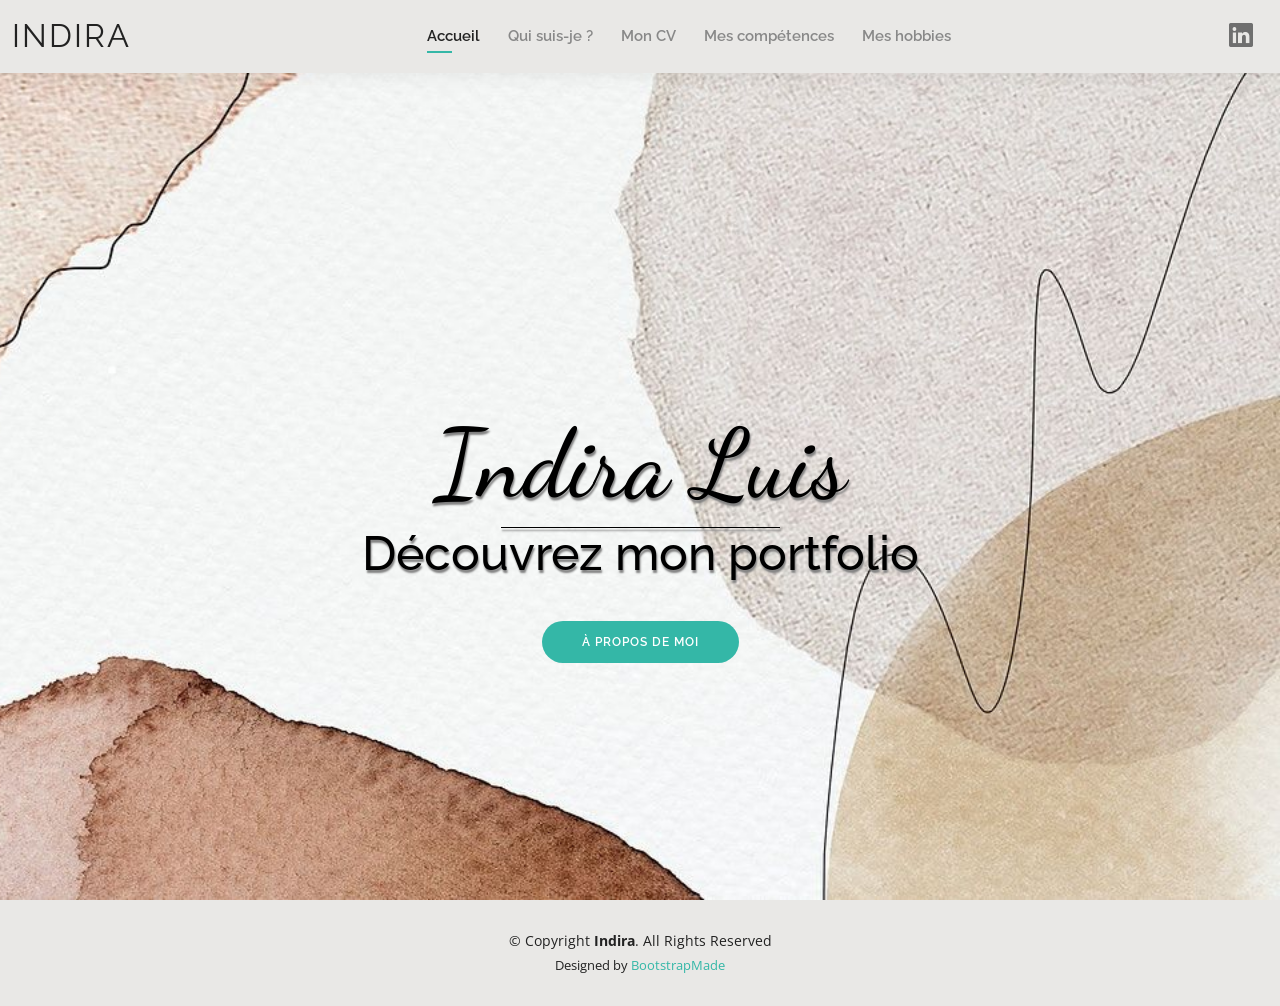
<file: index.html>
<!DOCTYPE html>
<html lang="fr">

<head>
  <meta charset="utf-8">
  <meta content="width=device-width, initial-scale=1.0" name="viewport">

  <title>IL | Portfolio</title>
  <meta content="" name="description">
  <meta content="" name="keywords">

  <!-- Favicons -->
  <link href="assets/img/favicon.png" rel="icon">
  <link href="assets/img/apple-touch-icon.png" rel="apple-touch-icon">

  <!-- Google Fonts -->
  <link href="https://fonts.googleapis.com/css?family=Open+Sans:300,300i,400,400i,600,600i,700,700i|Raleway:300,300i,400,400i,500,500i,600,600i,700,700i|Poppins:300,300i,400,400i,500,500i,600,600i,700,700i" rel="stylesheet">

  <!-- Vendor CSS Files -->
  <link href="assets/vendor/aos/aos.css" rel="stylesheet">
  <link href="assets/vendor/bootstrap/css/bootstrap.min.css" rel="stylesheet">
  <link href="assets/vendor/bootstrap-icons/bootstrap-icons.css" rel="stylesheet">
  <link href="assets/vendor/boxicons/css/boxicons.min.css" rel="stylesheet">
  <link href="assets/vendor/glightbox/css/glightbox.min.css" rel="stylesheet">
  <link href="assets/vendor/swiper/swiper-bundle.min.css" rel="stylesheet">

  <!-- Template Main CSS File -->
  <link href="assets/css/style.css" rel="stylesheet">

  <!-- =======================================================
  * Template Name: Indira
  * Updated: Sep 18 2023 with Bootstrap v5.3.2
  * Template URL: https://bootstrapmade.com/kelly-free-bootstrap-cv-resume-html-template/
  * Author: BootstrapMade.com
  * License: https://bootstrapmade.com/license/
  ======================================================== -->
</head>

<body>

  <!-- ======= Header ======= -->
  <header id="header" class="fixed-top">
    <div class="container-fluid d-flex justify-content-between align-items-center">

      <h1 class="logo me-auto me-lg-0"><a href="index.html">Indira</a></h1>
      <!-- Uncomment below if you prefer to use an image logo -->
      <!-- <a href="index.html" class="logo"><img src="assets/img/logo.png" alt="" class="img-fluid"></a>-->

      <nav id="navbar" class="navbar order-last order-lg-0">
        <ul>
          <li><a class="active" href="index.html">Accueil</a></li>
          <li><a href="about.html">Qui suis-je ?</a></li>
          <li><a href="resume.html">Mon CV</a></li>
          <li><a href="services.html">Mes compétences</a></li>
          <li><a href="portfolio.html">Mes hobbies</a></li>
        </ul>
        <i class="bi bi-list mobile-nav-toggle"></i>
      </nav><!-- .navbar -->

      <div class="header-social-links">
        <a href="https://www.linkedin.com/in/indira-luis" class="linkedin"><i class="bi bi-linkedin"></i></i></a>
      </div>

    </div>

  </header><!-- End Header -->

  <!-- ======= Hero Section ======= -->
  <section id="hero" class="d-flex align-items-center">
    <div class="container d-flex flex-column align-items-center" data-aos="zoom-in" data-aos-delay="100">
      <h1>Indira Luis</h1>
      <div id="premierTrait"></div>
      <h3>Découvrez mon portfolio</h3>
      <a href="about.html" class="btn-about">À propos de moi</a>
    </div>
  </section><!-- End Hero -->

  <!-- ======= Footer ======= -->
  <footer id="footer">
    <div class="container">
      <div class="copyright">
        &copy; Copyright <strong><span>Indira</span></strong>. All Rights Reserved
      </div>
      <div class="credits">
        <!-- All the links in the footer should remain intact. -->
        <!-- You can delete the links only if you purchased the pro version. -->
        <!-- Licensing information: https://bootstrapmade.com/license/ -->
        <!-- Purchase the pro version with working PHP/AJAX contact form: https://bootstrapmade.com/kelly-free-bootstrap-cv-resume-html-template/ -->
        Designed by <a href="https://bootstrapmade.com/">BootstrapMade</a>
      </div>
    </div>
  </footer><!-- End  Footer -->

  <div id="preloader"></div>
  <a href="#" class="back-to-top d-flex align-items-center justify-content-center"><i class="bi bi-arrow-up-short"></i></a>

  <!-- Vendor JS Files -->
  <script src="assets/vendor/purecounter/purecounter_vanilla.js"></script>
  <script src="assets/vendor/aos/aos.js"></script>
  <script src="assets/vendor/bootstrap/js/bootstrap.bundle.min.js"></script>
  <script src="assets/vendor/glightbox/js/glightbox.min.js"></script>
  <script src="assets/vendor/isotope-layout/isotope.pkgd.min.js"></script>
  <script src="assets/vendor/swiper/swiper-bundle.min.js"></script>
  <script src="assets/vendor/waypoints/noframework.waypoints.js"></script>
  <script src="assets/vendor/php-email-form/validate.js"></script>

  <!-- Template Main JS File -->
  <script src="assets/js/main.js"></script>

</body>

</html>
</file>
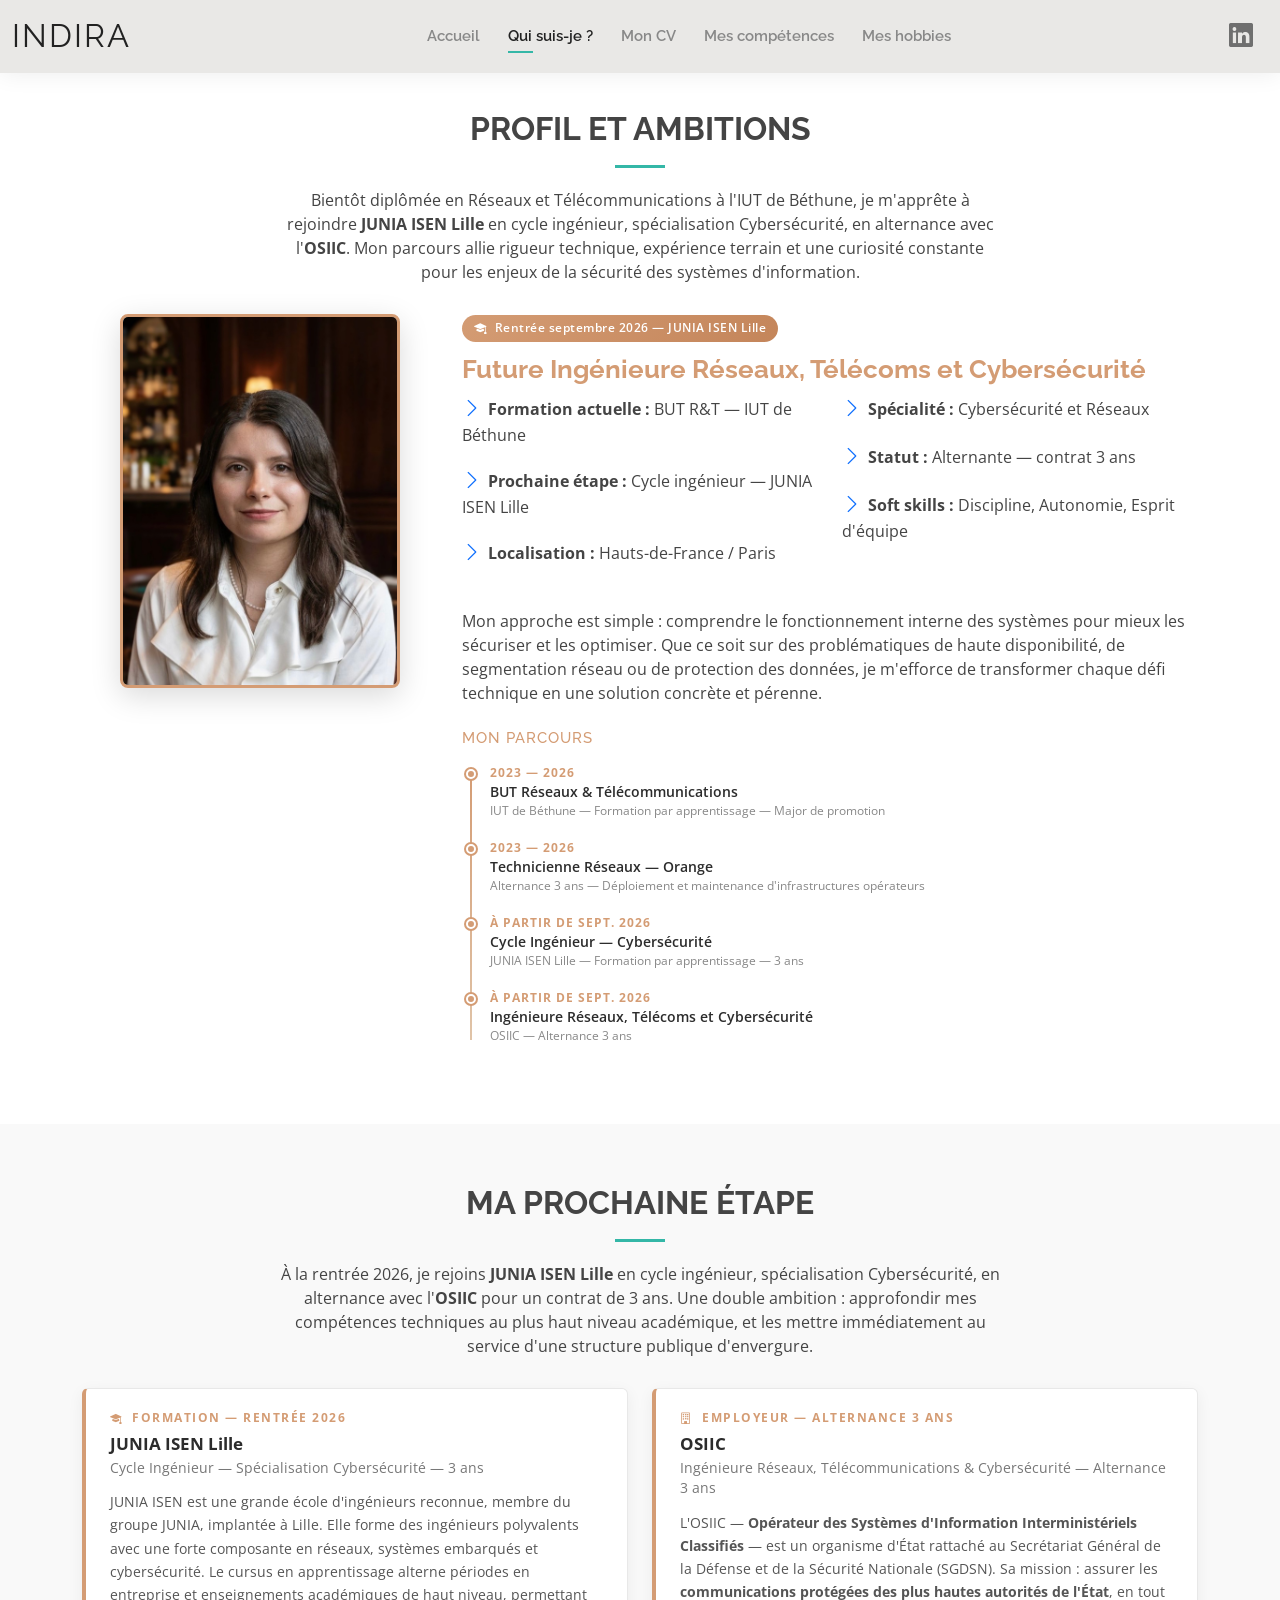
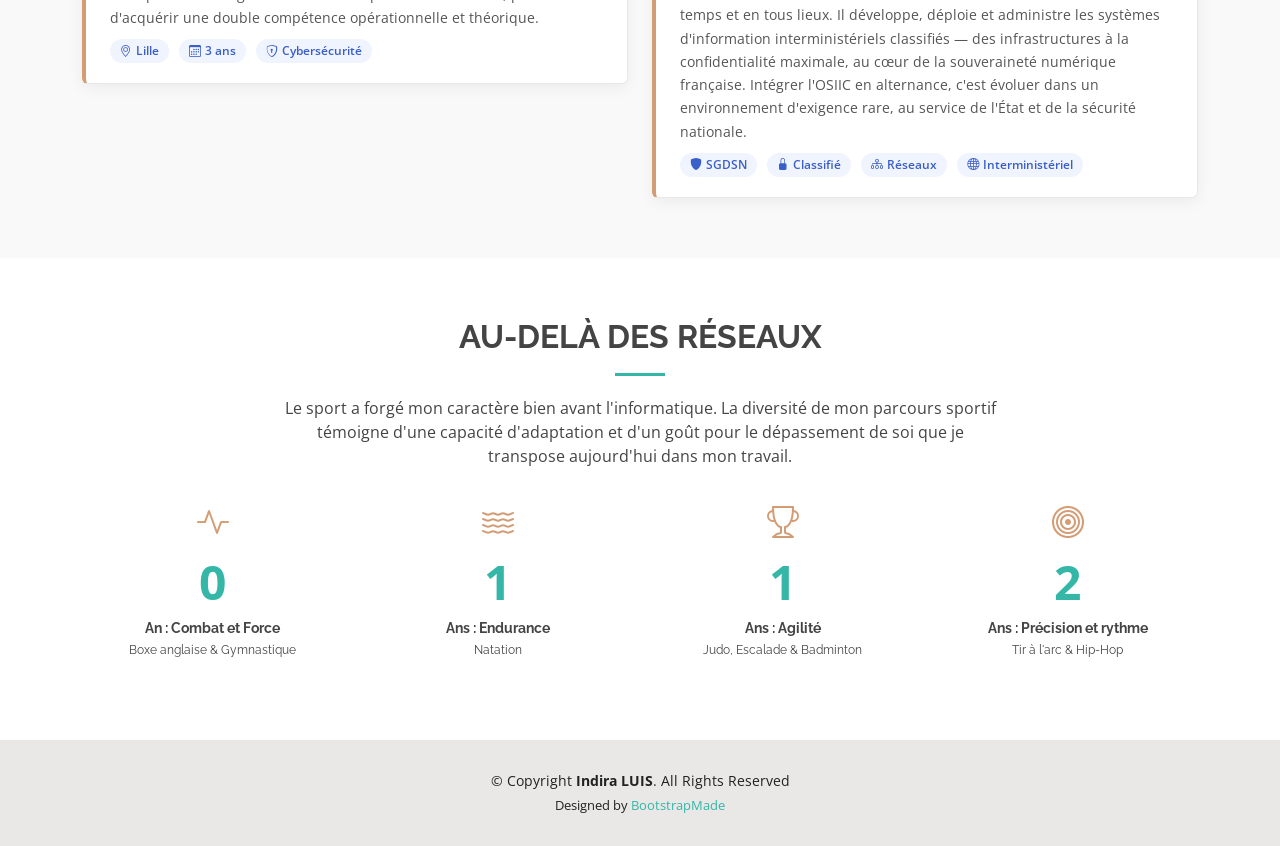
<file: about.html>
<!DOCTYPE html>
<html lang="fr">
<head>
  <meta charset="UTF-8">
  <meta content="width=device-width, initial-scale=1.0" name="viewport">

  <title>Qui suis-je ? — Indira LUIS</title>
  <meta content="Indira LUIS — Ingénieure en Réseaux, Télécoms et Cybersécurité — JUNIA ISEN Lille" name="description">
  <meta content="réseaux, télécommunications, cybersécurité, JUNIA ISEN, OSIIC, alternance" name="keywords">

  <!-- Favicons -->
  <link href="assets/img/favicon.png" rel="icon">
  <link href="assets/img/apple-touch-icon.png" rel="apple-touch-icon">

  <!-- Google Fonts -->
  <link href="https://fonts.googleapis.com/css?family=Open+Sans:300,300i,400,400i,600,600i,700,700i|Raleway:300,300i,400,400i,500,500i,600,600i,700,700i|Poppins:300,300i,400,400i,500,500i,600,600i,700,700i" rel="stylesheet">

  <!-- Vendor CSS Files -->
  <link href="assets/vendor/aos/aos.css" rel="stylesheet">
  <link href="assets/vendor/bootstrap/css/bootstrap.min.css" rel="stylesheet">
  <link href="assets/vendor/bootstrap-icons/bootstrap-icons.css" rel="stylesheet">
  <link href="assets/vendor/boxicons/css/boxicons.min.css" rel="stylesheet">
  <link href="assets/vendor/glightbox/css/glightbox.min.css" rel="stylesheet">
  <link href="assets/vendor/swiper/swiper-bundle.min.css" rel="stylesheet">

  <!-- Template Main CSS File -->
  <link href="assets/css/style.css" rel="stylesheet">

  <style>
    /* ── Photo de profil recadrée de façon professionnelle ── */
    .profile-img-wrapper {
      display: flex;
      justify-content: center;
      align-items: flex-start;
    }

    .profile-img {
      width: 100%;
      max-width: 280px;
      aspect-ratio: 3 / 4;       /* format portrait pro */
      object-fit: cover;
      object-position: center top; /* cadre le visage en haut */
      border-radius: 8px;
      box-shadow: 0 8px 30px rgba(0,0,0,0.15);
      border: 3px solid #D49C74;
    }

    /* ── Badge "Prochaine étape" ── */
    .next-step-badge {
      display: inline-flex;
      align-items: center;
      gap: 8px;
      background: linear-gradient(135deg, #D49C74 0%, #c4855a 100%);
      color: #fff;
      font-size: 0.78rem;
      font-weight: 600;
      padding: 4px 12px;
      border-radius: 20px;
      letter-spacing: 0.5px;
      margin-bottom: 6px;
    }

    /* ── Carte alternance OSIIC ── */
    .alternance-card {
      background: #fff;
      border: 1px solid #e8e8e8;
      border-left: 4px solid #D49C74;
      border-radius: 6px;
      padding: 20px 24px;
      box-shadow: 0 4px 16px rgba(0,0,0,0.06);
      transition: box-shadow 0.3s ease;
    }

    .alternance-card:hover {
      box-shadow: 0 8px 24px rgba(0,0,0,0.10);
    }

    .alternance-card .card-label {
      font-size: 0.72rem;
      font-weight: 700;
      text-transform: uppercase;
      letter-spacing: 1.5px;
      color: #D49C74;
      margin-bottom: 4px;
    }

    .alternance-card .card-title {
      font-size: 1.05rem;
      font-weight: 700;
      color: #2c2c2c;
      margin-bottom: 2px;
    }

    .alternance-card .card-subtitle {
      font-size: 0.85rem;
      color: #777;
      margin-bottom: 12px;
    }

    .alternance-card .card-description {
      font-size: 0.88rem;
      color: #555;
      line-height: 1.65;
      margin-bottom: 0;
    }

    .osiic-pill {
      display: inline-block;
      background: #f0f4ff;
      color: #3a5fc8;
      font-size: 0.75rem;
      font-weight: 600;
      padding: 3px 10px;
      border-radius: 12px;
      margin-top: 10px;
      margin-right: 6px;
    }

    /* ── Section title ajustement ── */
    .section-title p {
      max-width: 720px;
      margin: 0 auto;
    }

    /* ── Timeline parcours ── */
    .parcours-timeline {
      position: relative;
      padding-left: 28px;
      margin-top: 8px;
    }

    .parcours-timeline::before {
      content: "";
      position: absolute;
      left: 8px;
      top: 6px;
      bottom: 6px;
      width: 2px;
      background: linear-gradient(to bottom, #D49C74, #e0c4a8);
    }

    .parcours-item {
      position: relative;
      margin-bottom: 18px;
    }

    .parcours-item::before {
      content: "";
      position: absolute;
      left: -24px;
      top: 5px;
      width: 10px;
      height: 10px;
      border-radius: 50%;
      background: #D49C74;
      border: 2px solid #fff;
      box-shadow: 0 0 0 2px #D49C74;
    }

    .parcours-item .year {
      font-size: 0.72rem;
      font-weight: 700;
      color: #D49C74;
      text-transform: uppercase;
      letter-spacing: 1px;
    }

    .parcours-item .label {
      font-size: 0.88rem;
      font-weight: 600;
      color: #2c2c2c;
    }

    .parcours-item .sub {
      font-size: 0.78rem;
      color: #888;
    }
  </style>

  <!--
  * Template Name: Kelly
  * Updated: Sep 18 2023 with Bootstrap v5.3.2
  * Template URL: https://bootstrapmade.com/kelly-free-bootstrap-cv-resume-html-template/
  * Author: BootstrapMade.com
  * License: https://bootstrapmade.com/license/
  -->
</head>

<body>

  <!-- ======= Header ======= -->
  <header id="header" class="fixed-top">
    <div class="container-fluid d-flex justify-content-between align-items-center">

      <h1 class="logo me-auto me-lg-0"><a href="index.html">Indira</a></h1>

      <nav id="navbar" class="navbar order-last order-lg-0">
        <ul>
          <li><a href="index.html">Accueil</a></li>
          <li><a class="active" href="about.html">Qui suis-je ?</a></li>
          <li><a href="resume.html">Mon CV</a></li>
          <li><a href="services.html">Mes compétences</a></li>
          <li><a href="portfolio.html">Mes hobbies</a></li>
        </ul>
        <i class="bi bi-list mobile-nav-toggle"></i>
      </nav>

      <div class="header-social-links">
        <a href="https://www.linkedin.com/in/indira-luis" class="linkedin" target="_blank" rel="noopener">
          <i class="bi bi-linkedin"></i>
        </a>
      </div>

    </div>
  </header>
  <!-- End Header -->

  <main id="main">

    <!-- ======= About Section ======= -->
    <section id="about" class="about">
      <div class="container" data-aos="fade-up">

        <div class="section-title">
          <h2>Profil et Ambitions</h2>
          <p>
            Bientôt diplômée en Réseaux et Télécommunications à l'IUT de Béthune, je m'apprête à rejoindre
            <strong>JUNIA ISEN Lille</strong> en cycle ingénieur, spécialisation Cybersécurité, en alternance
            avec l'<strong>OSIIC</strong>. Mon parcours allie rigueur technique, expérience terrain et une
            curiosité constante pour les enjeux de la sécurité des systèmes d'information.
          </p>
        </div>

        <!-- ── Bloc photo + infos ── -->
        <div class="row align-items-start">

          <!-- Photo recadrée -->
          <div class="col-lg-4 profile-img-wrapper mb-4 mb-lg-0" data-aos="fade-right">
            <img
              src="assets/img/about.png"
              class="profile-img"
              alt="Photo de profil — Indira LUIS"
            >
          </div>

          <!-- Informations -->
          <div class="col-lg-8 pt-2 pt-lg-0 content" data-aos="fade-left">

            <!-- Badge prochaine étape -->
            <span class="next-step-badge">
              <i class="bi bi-mortarboard-fill"></i>
              Rentrée septembre 2026 — JUNIA ISEN Lille
            </span>

            <h3 style="color: #D49C74; margin-top: 6px;">
              Future Ingénieure Réseaux, Télécoms et Cybersécurité
            </h3>

            <!-- Infos clés -->
            <div class="row mb-3">
              <div class="col-lg-6">
                <ul class="list-unstyled">
                  <li class="mb-2">
                    <i class="bi bi-chevron-right text-primary"></i>
                    <strong>Formation actuelle :</strong> BUT R&T — IUT de Béthune
                  </li>
                  <li class="mb-2">
                    <i class="bi bi-chevron-right text-primary"></i>
                    <strong>Prochaine étape :</strong> Cycle ingénieur — JUNIA ISEN Lille
                  </li>
                  <li class="mb-2">
                    <i class="bi bi-chevron-right text-primary"></i>
                    <strong>Localisation :</strong> Hauts-de-France / Paris
                  </li>
                </ul>
              </div>
              <div class="col-lg-6">
                <ul class="list-unstyled">
                  <li class="mb-2">
                    <i class="bi bi-chevron-right text-primary"></i>
                    <strong>Spécialité :</strong> Cybersécurité et Réseaux
                  </li>
                  <li class="mb-2">
                    <i class="bi bi-chevron-right text-primary"></i>
                    <strong>Statut :</strong> Alternante — contrat 3 ans
                  </li>
                  <li class="mb-2">
                    <i class="bi bi-chevron-right text-primary"></i>
                    <strong>Soft skills :</strong> Discipline, Autonomie, Esprit d'équipe
                  </li>
                </ul>
              </div>
            </div>

            <p>
              Mon approche est simple : comprendre le fonctionnement interne des systèmes pour mieux
              les sécuriser et les optimiser. Que ce soit sur des problématiques de haute disponibilité,
              de segmentation réseau ou de protection des données, je m'efforce de transformer chaque
              défi technique en une solution concrète et pérenne.
            </p>

            <!-- Timeline parcours -->
            <h5 class="mt-4 mb-3" style="color: #D49C74; font-size: 0.95rem; text-transform: uppercase; letter-spacing: 1px;">
              Mon parcours
            </h5>
            <div class="parcours-timeline">
              <div class="parcours-item">
                <div class="year">2023 — 2026</div>
                <div class="label">BUT Réseaux &amp; Télécommunications</div>
                <div class="sub">IUT de Béthune — Formation par apprentissage — Major de promotion</div>
              </div>
              <div class="parcours-item">
                <div class="year">2023 — 2026</div>
                <div class="label">Technicienne Réseaux — Orange</div>
                <div class="sub">Alternance 3 ans — Déploiement et maintenance d'infrastructures opérateurs</div>
              </div>
              <div class="parcours-item">
                <div class="year">À partir de sept. 2026</div>
                <div class="label">Cycle Ingénieur — Cybersécurité</div>
                <div class="sub">JUNIA ISEN Lille — Formation par apprentissage — 3 ans</div>
              </div>
              <div class="parcours-item">
                <div class="year">À partir de sept. 2026</div>
                <div class="label">Ingénieure Réseaux, Télécoms et Cybersécurité</div>
                <div class="sub">OSIIC — Alternance 3 ans</div>
              </div>
            </div>

          </div>
        </div>
        <!-- Fin bloc photo + infos -->

      </div>
    </section>
    <!-- End About Section -->

    <!-- ======= Alternance Section (OSIIC + JUNIA) ======= -->
    <section id="alternance" class="facts" style="background: #f9f9f9;">
      <div class="container" data-aos="fade-up">

        <div class="section-title">
          <h2>Ma prochaine étape</h2>
          <p>
            À la rentrée 2026, je rejoins <strong>JUNIA ISEN Lille</strong> en cycle ingénieur,
            spécialisation Cybersécurité, en alternance avec l'<strong>OSIIC</strong> pour un contrat
            de 3 ans. Une double ambition : approfondir mes compétences techniques au plus haut niveau
            académique, et les mettre immédiatement au service d'une structure publique d'envergure.
          </p>
        </div>

        <div class="row g-4">

          <!-- Carte JUNIA ISEN -->
          <div class="col-lg-6" data-aos="fade-right" data-aos-delay="100">
            <div class="alternance-card">
              <div class="card-label">
                <i class="bi bi-mortarboard-fill me-1"></i> Formation — Rentrée 2026
              </div>
              <div class="card-title">JUNIA ISEN Lille</div>
              <div class="card-subtitle">Cycle Ingénieur — Spécialisation Cybersécurité — 3 ans</div>
              <p class="card-description">
                JUNIA ISEN est une grande école d'ingénieurs reconnue, membre du groupe JUNIA,
                implantée à Lille. Elle forme des ingénieurs polyvalents avec une forte composante
                en réseaux, systèmes embarqués et cybersécurité. Le cursus en apprentissage alterne
                périodes en entreprise et enseignements académiques de haut niveau, permettant
                d'acquérir une double compétence opérationnelle et théorique.
              </p>
              <span class="osiic-pill"><i class="bi bi-geo-alt me-1"></i>Lille</span>
              <span class="osiic-pill"><i class="bi bi-calendar3 me-1"></i>3 ans</span>
              <span class="osiic-pill"><i class="bi bi-shield-lock me-1"></i>Cybersécurité</span>
            </div>
          </div>

          <!-- Carte OSIIC -->
          <div class="col-lg-6" data-aos="fade-left" data-aos-delay="200">
            <div class="alternance-card">
              <div class="card-label">
                <i class="bi bi-building me-1"></i> Employeur — Alternance 3 ans
              </div>
              <div class="card-title">OSIIC</div>
              <div class="card-subtitle">Ingénieure Réseaux, Télécommunications &amp; Cybersécurité — Alternance 3 ans</div>
              <p class="card-description">
                L'OSIIC — <strong>Opérateur des Systèmes d'Information Interministériels Classifiés</strong>
                — est un organisme d'État rattaché au Secrétariat Général de la Défense et de la
                Sécurité Nationale (SGDSN). Sa mission : assurer les <strong>communications protégées
                des plus hautes autorités de l'État</strong>, en tout temps et en tous lieux. Il développe,
                déploie et administre les systèmes d'information interministériels classifiés — des
                infrastructures à la confidentialité maximale, au cœur de la souveraineté numérique
                française. Intégrer l'OSIIC en alternance, c'est évoluer dans un environnement
                d'exigence rare, au service de l'État et de la sécurité nationale.
              </p>
              <span class="osiic-pill"><i class="bi bi-shield-fill me-1"></i>SGDSN</span>
              <span class="osiic-pill"><i class="bi bi-lock-fill me-1"></i>Classifié</span>
              <span class="osiic-pill"><i class="bi bi-diagram-3 me-1"></i>Réseaux</span>
              <span class="osiic-pill"><i class="bi bi-globe me-1"></i>Interministériel</span>
            </div>
          </div>

        </div>

      </div>
    </section>
    <!-- End Alternance Section -->

    <!-- ======= Facts Section ======= -->
    <section id="facts" class="facts">
      <div class="container" data-aos="fade-up">

        <div class="section-title">
          <h2>Au-delà des Réseaux</h2>
          <p>
            Le sport a forgé mon caractère bien avant l'informatique. La diversité de mon parcours
            sportif témoigne d'une capacité d'adaptation et d'un goût pour le dépassement de soi
            que je transpose aujourd'hui dans mon travail.
          </p>
        </div>

        <div class="row counters">

          <div class="col-lg-3 col-6 text-center">
            <i class="bi bi-activity mb-2" style="font-size: 2rem; color: #D49C74;"></i><br>
            <span data-purecounter-start="0" data-purecounter-end="1" data-purecounter-duration="1" class="purecounter fw-bold"></span>
            <p><strong>An : Combat et Force</strong><br><small>Boxe anglaise &amp; Gymnastique</small></p>
          </div>

          <div class="col-lg-3 col-6 text-center">
            <i class="bi bi-water mb-2" style="font-size: 2rem; color: #D49C74;"></i><br>
            <span data-purecounter-start="0" data-purecounter-end="2" data-purecounter-duration="1" class="purecounter fw-bold"></span>
            <p><strong>Ans : Endurance</strong><br><small>Natation</small></p>
          </div>

          <div class="col-lg-3 col-6 text-center">
            <i class="bi bi-trophy mb-2" style="font-size: 2rem; color: #D49C74;"></i><br>
            <span data-purecounter-start="0" data-purecounter-end="3" data-purecounter-duration="1" class="purecounter fw-bold"></span>
            <p><strong>Ans : Agilité</strong><br><small>Judo, Escalade &amp; Badminton</small></p>
          </div>

          <div class="col-lg-3 col-6 text-center">
            <i class="bi bi-bullseye mb-2" style="font-size: 2rem; color: #D49C74;"></i><br>
            <span data-purecounter-start="0" data-purecounter-end="4" data-purecounter-duration="1" class="purecounter fw-bold"></span>
            <p><strong>Ans : Précision et rythme</strong><br><small>Tir à l'arc &amp; Hip-Hop</small></p>
          </div>

        </div>

      </div>
    </section>
    <!-- End Facts Section -->

  </main>

  <!-- ======= Footer ======= -->
  <footer id="footer">
    <div class="container">
      <div class="copyright">
        &copy; Copyright <strong><span>Indira LUIS</span></strong>. All Rights Reserved
      </div>
      <div class="credits">
        Designed by <a href="https://bootstrapmade.com/">BootstrapMade</a>
      </div>
    </div>
  </footer>

  <div id="preloader"></div>
  <a href="#" class="back-to-top d-flex align-items-center justify-content-center">
    <i class="bi bi-arrow-up-short"></i>
  </a>

  <!-- Vendor JS Files -->
  <script src="assets/vendor/purecounter/purecounter_vanilla.js"></script>
  <script src="assets/vendor/aos/aos.js"></script>
  <script src="assets/vendor/bootstrap/js/bootstrap.bundle.min.js"></script>
  <script src="assets/vendor/glightbox/js/glightbox.min.js"></script>
  <script src="assets/vendor/isotope-layout/isotope.pkgd.min.js"></script>
  <script src="assets/vendor/swiper/swiper-bundle.min.js"></script>
  <script src="assets/vendor/waypoints/noframework.waypoints.js"></script>
  <script src="assets/vendor/php-email-form/validate.js"></script>

  <!-- Template Main JS File -->
  <script src="assets/js/main.js"></script>

</body>
</html>
</file>
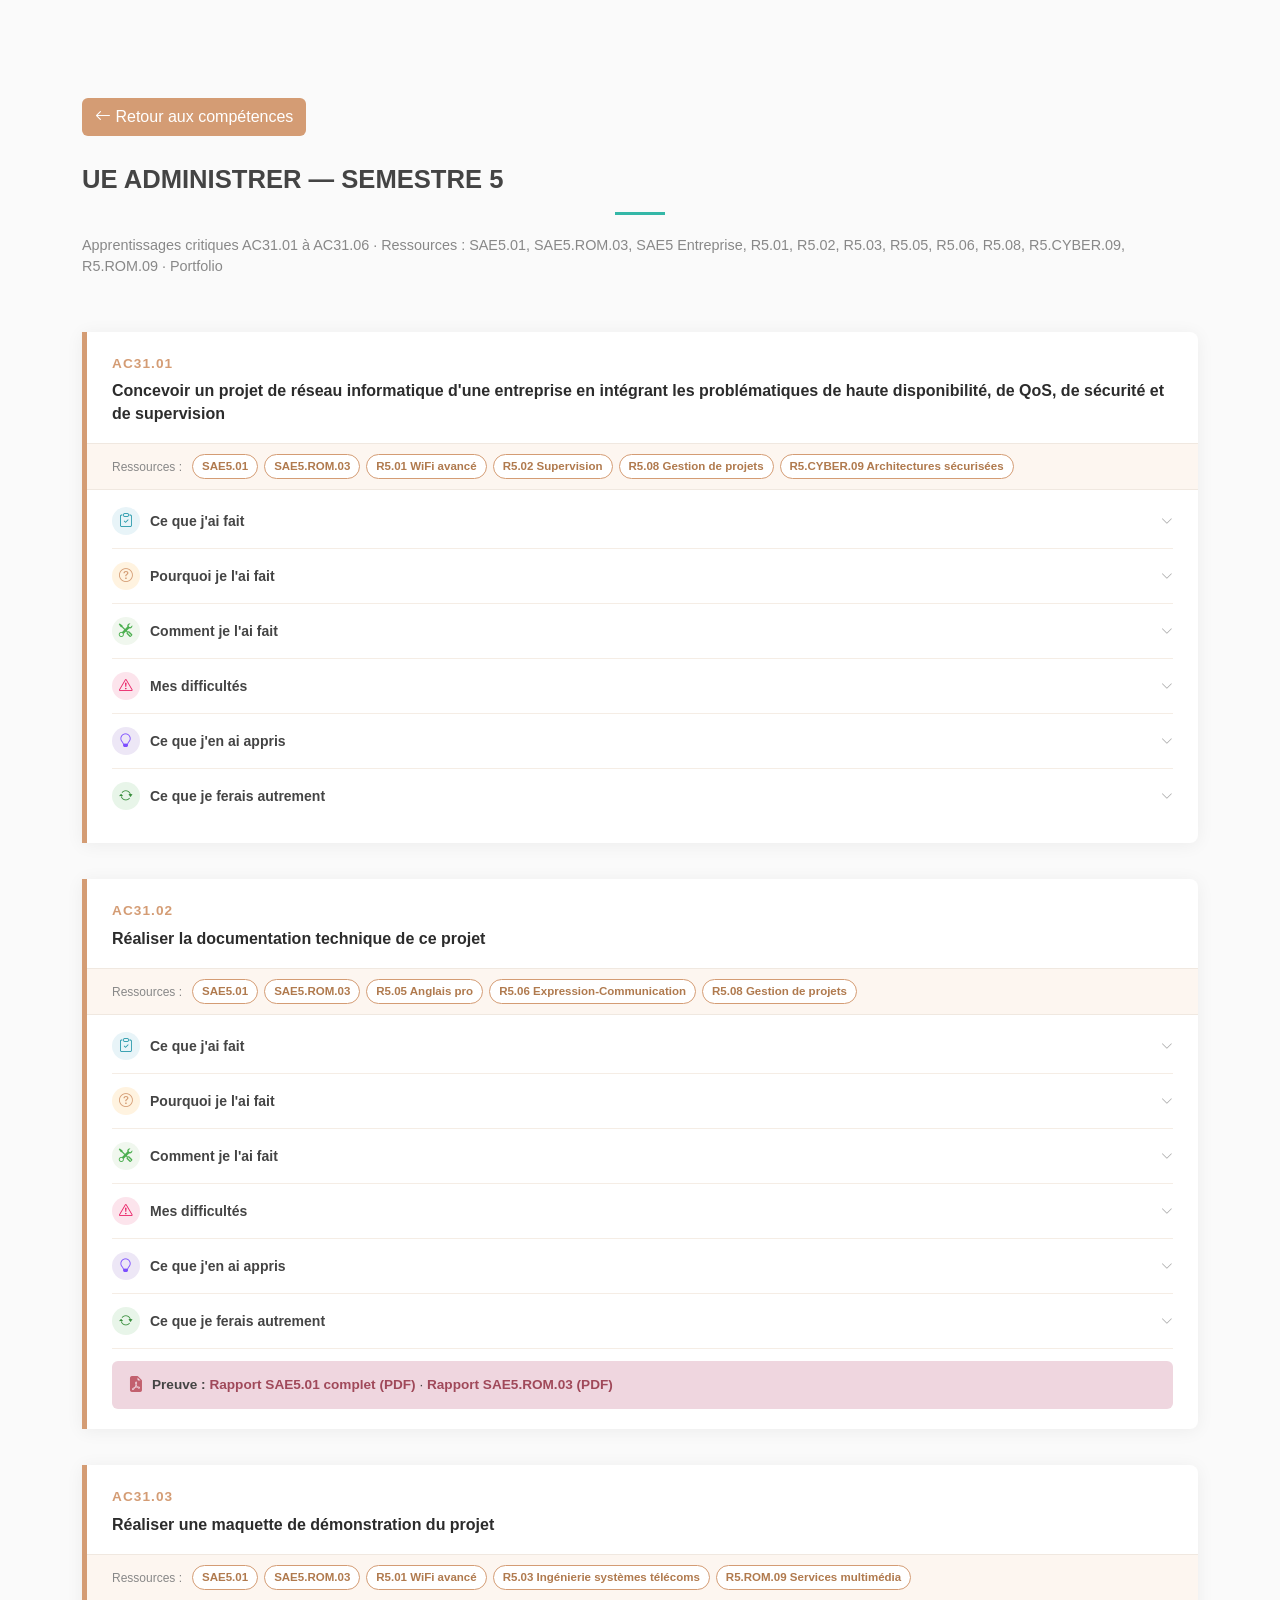
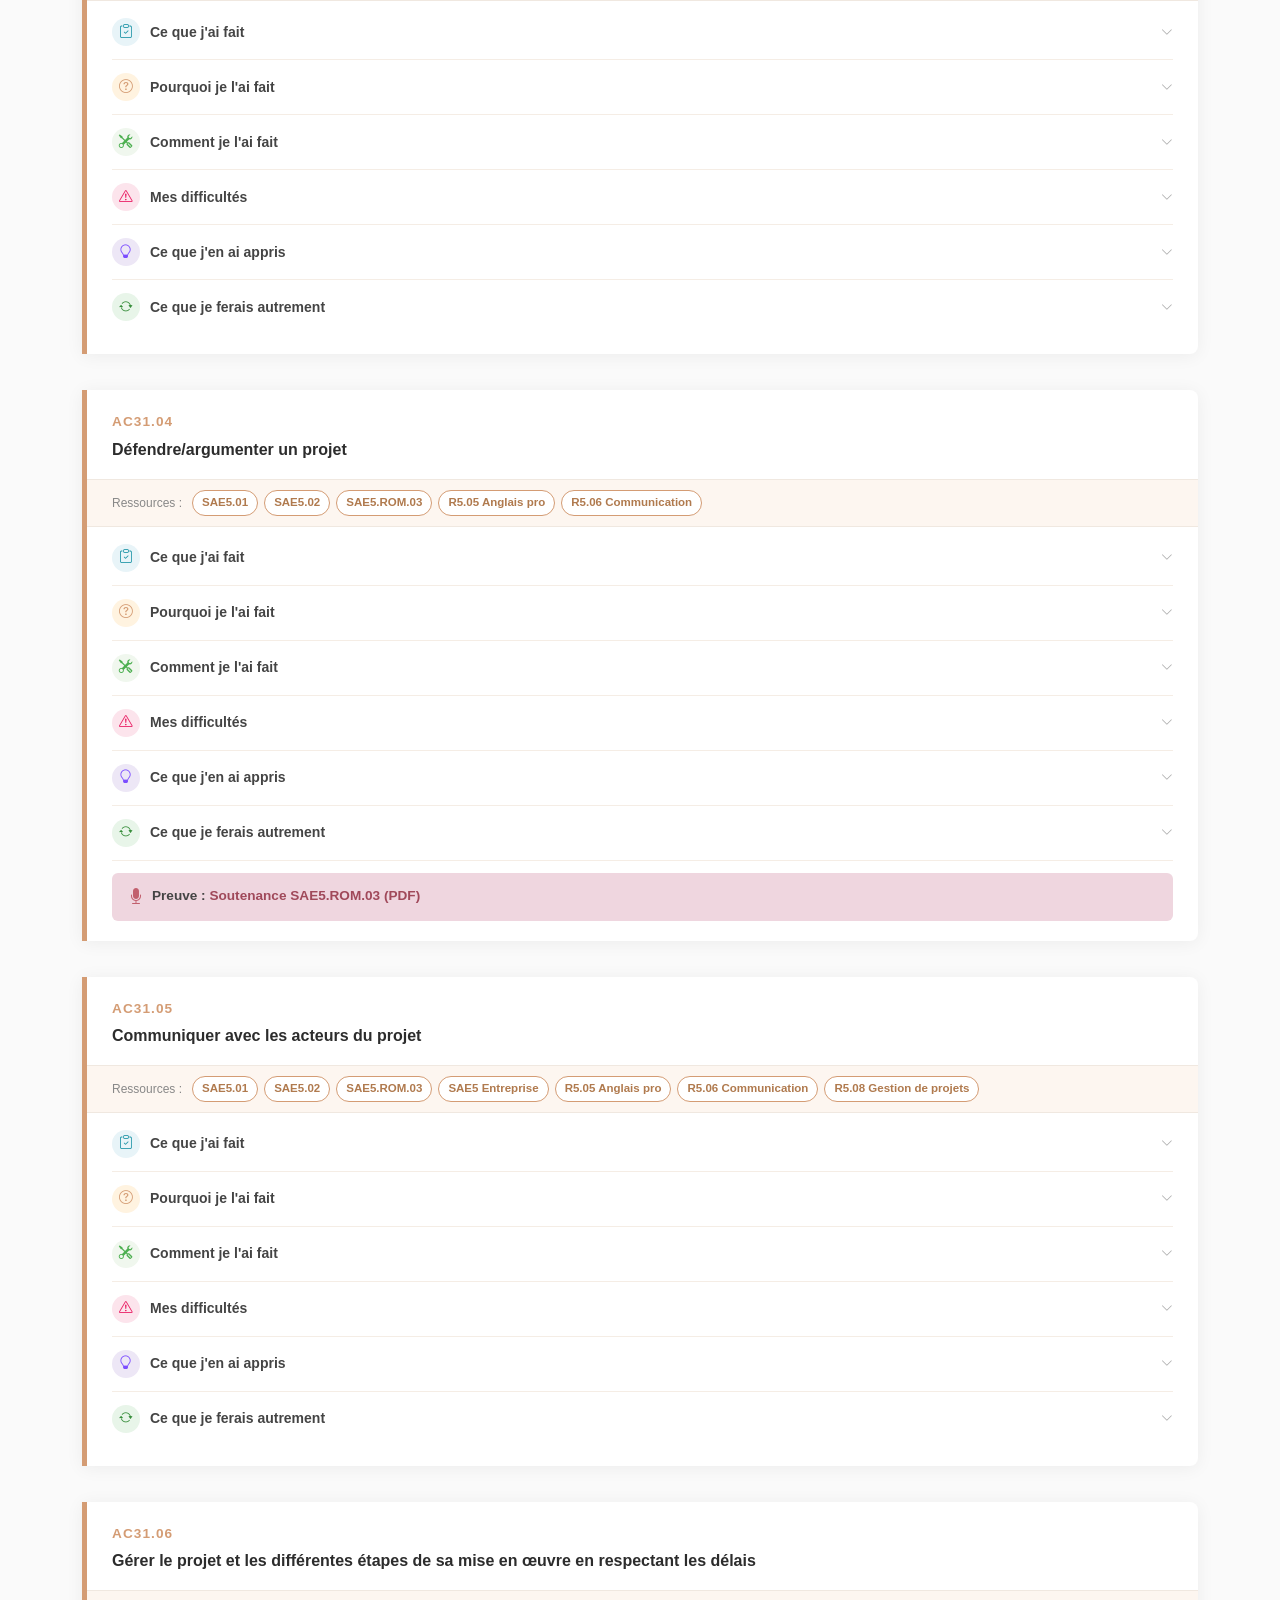
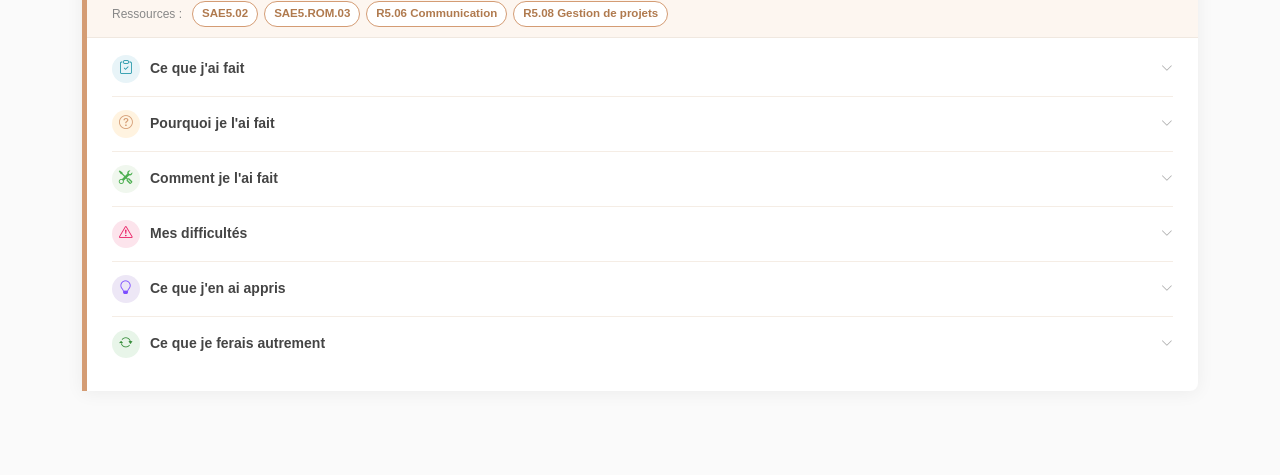
<file: details-administrer.html>
<!DOCTYPE html>
<html lang="fr">
<head>
  <meta charset="utf-8">
  <meta content="width=device-width, initial-scale=1.0" name="viewport">
  <title>Détails AC Administrer - Indira Luis</title>
  <link href="assets/vendor/bootstrap/css/bootstrap.min.css" rel="stylesheet">
  <link href="assets/vendor/bootstrap-icons/bootstrap-icons.css" rel="stylesheet">
  <link href="assets/vendor/aos/aos.css" rel="stylesheet">
  <link href="assets/css/style.css" rel="stylesheet">
  <style>
    body { background: #fafafa; }
    .ac-block { margin-bottom: 36px; border-left: 5px solid #D49C74; background: #fff; box-shadow: 0 2px 18px rgba(0,0,0,0.06); border-radius: 0 8px 8px 0; overflow: hidden; }
    .ac-header { padding: 22px 25px 18px; border-bottom: 1px solid #f0e8e0; }
    .ac-number { color: #D49C74; font-weight: 700; font-size: 0.85rem; letter-spacing: 0.08em; text-transform: uppercase; display: block; margin-bottom: 6px; }
    .ac-header h5 { margin: 0; font-size: 1rem; font-weight: 600; color: #2c2c2c; line-height: 1.4; }
    .ressources-line { padding: 10px 25px; background: #fdf6f0; border-bottom: 1px solid #f0e8e0; display: flex; flex-wrap: wrap; gap: 6px; align-items: center; }
    .ressources-line small { color: #888; font-size: 0.75rem; margin-right: 4px; }
    .badge-ressource { background: #fff; border: 1px solid #D49C74; color: #b07a4e; font-size: 0.72rem; font-weight: 600; padding: 3px 9px; border-radius: 20px; }
    .reflexif-accordion { padding: 4px 25px 20px; }
    .reflexif-item { border-bottom: 1px solid #f5ede5; }
    .reflexif-item:last-child { border-bottom: none; }
    .reflexif-btn { background: none; border: none; width: 100%; text-align: left; padding: 13px 0; display: flex; align-items: center; gap: 10px; cursor: pointer; font-size: 0.875rem; font-weight: 600; color: #444; transition: color .2s; }
    .reflexif-btn:hover { color: #D49C74; }
    .reflexif-btn .r-icon { width: 28px; height: 28px; border-radius: 50%; display: flex; align-items: center; justify-content: center; font-size: 0.85rem; flex-shrink: 0; }
    .reflexif-btn .r-chevron { margin-left: auto; font-size: 0.75rem; transition: transform .25s; color: #aaa; }
    .reflexif-btn[aria-expanded="true"] .r-chevron { transform: rotate(180deg); }
    .reflexif-body { padding: 0 0 14px 38px; font-size: 0.875rem; line-height: 1.7; color: #555; }
    .reflexif-body p { margin: 0 0 8px; } .reflexif-body ul { margin: 4px 0 8px; padding-left: 18px; } .reflexif-body li { margin-bottom: 4px; }
    .q1 .r-icon { background: #e8f4f8; color: #2196a8; } .q2 .r-icon { background: #fff3e0; color: #D49C74; } .q3 .r-icon { background: #f0f7ee; color: #4caf50; }
    .q4 .r-icon { background: #fce4ec; color: #e91e63; } .q5 .r-icon { background: #ede7f6; color: #7c4dff; } .q6 .r-icon { background: #e8f5e9; color: #388e3c; }
    .proof-box { background: #EFD6DF; padding: 12px 16px; border-radius: 6px; margin: 12px 0 0; font-size: 0.85rem; display: flex; align-items: center; gap: 8px; }
    .proof-box i { color: #c2606e; font-size: 1rem; flex-shrink: 0; } .proof-box a { color: #a0495a; font-weight: 600; }
    .placeholder-s6 { background: #fffaf5; border: 2px dashed #e8c99a; border-radius: 8px; padding: 40px; text-align: center; color: #b08060; }
    .placeholder-s6 i { font-size: 2.5rem; margin-bottom: 12px; display: block; opacity: 0.4; }
    .btn-back { background: #D49C74; color: white; margin-bottom: 28px; border-radius: 6px; }
    .btn-back:hover { background: #b57f5a; color: white; }
    .semestre-section { display: none; }
    .section-title h2 { font-size: 1.6rem; } .section-title p { color: #888; font-size: 0.9rem; }
  </style>
</head>
<body>
<main id="main">
<section class="container py-5">
<a href="services.html#skills" class="btn btn-back"><i class="bi bi-arrow-left"></i> Retour aux compétences</a>

<!-- ===== SEMESTRE 5 ===== -->
<div id="section-s5" class="semestre-section">
<div class="section-title text-start mb-4">
  <h2>UE Administrer — Semestre 5</h2>
  <p>Apprentissages critiques AC31.01 à AC31.06 · Ressources : SAE5.01, SAE5.ROM.03, SAE5 Entreprise, R5.01, R5.02, R5.03, R5.05, R5.06, R5.08, R5.CYBER.09, R5.ROM.09 · Portfolio</p>
</div>

<!-- AC31.01 -->
<div class="ac-block" data-aos="fade-up">
  <div class="ac-header"><span class="ac-number">AC31.01</span><h5>Concevoir un projet de réseau informatique d'une entreprise en intégrant les problématiques de haute disponibilité, de QoS, de sécurité et de supervision</h5></div>
  <div class="ressources-line"><small>Ressources :</small><span class="badge-ressource">SAE5.01</span><span class="badge-ressource">SAE5.ROM.03</span><span class="badge-ressource">R5.01 WiFi avancé</span><span class="badge-ressource">R5.02 Supervision</span><span class="badge-ressource">R5.08 Gestion de projets</span><span class="badge-ressource">R5.CYBER.09 Architectures sécurisées</span></div>
  <div class="reflexif-accordion">
    <div class="reflexif-item q1"><button class="reflexif-btn" data-bs-toggle="collapse" data-bs-target="#a3101q1" aria-expanded="false"><span class="r-icon"><i class="bi bi-clipboard-check"></i></span>Ce que j'ai fait<i class="bi bi-chevron-down r-chevron"></i></button>
    <div id="a3101q1" class="collapse reflexif-body"><p>Dans le cadre de la <strong>SAE5.01</strong>, j'ai conçu et déployé une plateforme pédagogique de virtualisation basée sur Docker. L'architecture intégrait un serveur Ubuntu (Docker, Flask, MariaDB, Portainer), un Windows Server (Active Directory + RADIUS/NPS), un reverse proxy Nginx (HTTPS) et un plan d'adressage structuré (172.20.10.0/16). Les conteneurs pédagogiques déployés couvraient Kali Linux, Ubuntu Desktop, Ubuntu Server et Ubuntu + Wireshark, accessibles via noVNC dans le navigateur. En parallèle, dans la <strong>SAE5.ROM.03</strong>, j'ai conçu avec Noa Etourneau une seconde infrastructure de communication complète : un serveur de téléphonie IP/VoIP Asterisk sous Alpine Linux, interfacé avec des téléphones matériels (Fanvil, Cisco) et complété par une application Web gérant le WebRTC et la messagerie instantanée.</p></div></div>
    <div class="reflexif-item q2"><button class="reflexif-btn" data-bs-toggle="collapse" data-bs-target="#a3101q2" aria-expanded="false"><span class="r-icon"><i class="bi bi-question-circle"></i></span>Pourquoi je l'ai fait<i class="bi bi-chevron-down r-chevron"></i></button>
    <div id="a3101q2" class="collapse reflexif-body"><p>Cette SAE répondait à un besoin réel : remplacer des VMs lourdes par des conteneurs légers, réplicables et maintenables. L'enjeu était industriel : proposer une infrastructure intégrant haute disponibilité relative (restart automatique), sécurité des accès (HTTPS + RADIUS + isolation par utilisateur) et supervision (Portainer + logs Docker). La conception de l'infrastructure VoIP (SAE5.ROM.03) répondait au même enjeu appliqué aux services de communication d'entreprise : un standard téléphonique doit rester disponible (bascule automatique en messagerie vocale après 12 secondes), sécurisé (chiffrement média DTLS/ICE pour le WebRTC) et administrable à distance. Les concepts de pare-feu stateful, NAT et VPN étudiés en <strong>R5.CYBER.09</strong> (Stormshield) ont nourri ma réflexion sur la sécurisation périmétrique de ce type d'architecture, même si elle n'a pas été directement déployée sur ce projet. En alternance chez Orange, j'observe quotidiennement ces mêmes contraintes sur des infrastructures opérateurs.</p></div></div>
    <div class="reflexif-item q3"><button class="reflexif-btn" data-bs-toggle="collapse" data-bs-target="#a3101q3" aria-expanded="false"><span class="r-icon"><i class="bi bi-tools"></i></span>Comment je l'ai fait<i class="bi bi-chevron-down r-chevron"></i></button>
    <div id="a3101q3" class="collapse reflexif-body"><p>Démarche par phases : analyse des besoins → choix technologiques justifiés → déploiement par composants → tests → documentation. <strong>Technologies SAE5.01 :</strong> Docker Compose v2 (choix justifié face à Kubernetes et Swarm : mononœud pédagogique), Flask Python + SDK Docker, MariaDB, Windows Server NPS/RADIUS (802.1X vu en <strong>R5.01</strong>), Nginx reverse proxy, chiffrement Fernet AES-128. Supervision via <code>docker ps/logs</code> et Portainer, en lien avec <strong>R5.02</strong>. <strong>Technologies SAE5.ROM.03 :</strong> comptes SIP Fanvil/Cisco sur <code>pjsip.conf</code>, dialplan sur <code>extensions.conf</code>, provisionnement TFTP automatique pour le Cisco, reverse-proxy WebSocket Nginx vers Asterisk (port 8088) sécurisé par certificats SSL/TLS pour le WebRTC. Les principes de filtrage stateful et de VPN IPsec (<strong>R5.CYBER.09</strong>) m'ont servi de grille de lecture pour identifier les flux à sécuriser en priorité sur ce type de serveur exposé.</p></div></div>
    <div class="reflexif-item q4"><button class="reflexif-btn" data-bs-toggle="collapse" data-bs-target="#a3101q4" aria-expanded="false"><span class="r-icon"><i class="bi bi-exclamation-triangle"></i></span>Mes difficultés<i class="bi bi-chevron-down r-chevron"></i></button>
    <div id="a3101q4" class="collapse reflexif-body"><ul><li><strong>Migration Docker Compose v1→v2</strong> en cours de projet : syntaxe incompatible avec Portainer et l'API Docker récente.</li><li><strong>Virtualisation imbriquée</strong> : activer Intel VT-x sur la VM Ubuntu pour héberger le Windows Server — configuration non documentée dans VMware.</li><li><strong>Allocation dynamique des ports</strong> sans conflits pour des conteneurs simultanés multiples.</li><li><strong>WebRTC navigateur-à-navigateur</strong> (SAE5.ROM.03) : les appels PC à PC n'ont jamais abouti, à cause d'incompatibilités persistantes entre la version d'Asterisk et l'implémentation du module PJSIP (gestion stricte des certificats TLS, SRTP, ICE et traversée de NAT).</li></ul></div></div>
    <div class="reflexif-item q5"><button class="reflexif-btn" data-bs-toggle="collapse" data-bs-target="#a3101q5" aria-expanded="false"><span class="r-icon"><i class="bi bi-lightbulb"></i></span>Ce que j'en ai appris<i class="bi bi-chevron-down r-chevron"></i></button>
    <div id="a3101q5" class="collapse reflexif-body"><ul><li>La conteneurisation change le paradigme de la disponibilité : un conteneur qui plante est relancé automatiquement, ce qu'une VM ne fait pas nativement.</li><li>Le choix d'orchestrateur est contextuel : pas de "meilleure" solution absolue, mais la bonne solution au bon contexte.</li><li>La sécurité (HTTPS, RADIUS, chiffrement) doit être pensée dès la conception, non ajoutée après coup.</li><li>Concevoir un service de communication temps réel (VoIP/WebRTC) est bien plus exigeant qu'un service web classique : la moindre incompatibilité de version sur la pile SIP/RTP peut bloquer une fonctionnalité entière malgré une architecture par ailleurs cohérente.</li></ul></div></div>
    <div class="reflexif-item q6"><button class="reflexif-btn" data-bs-toggle="collapse" data-bs-target="#a3101q6" aria-expanded="false"><span class="r-icon"><i class="bi bi-arrow-repeat"></i></span>Ce que je ferais autrement<i class="bi bi-chevron-down r-chevron"></i></button>
    <div id="a3101q6" class="collapse reflexif-body"><ul><li>Prévoir Docker Compose v2 dès le départ pour éviter la migration.</li><li>Intégrer Prometheus+Grafana ou Netdata pour une supervision plus complète dès J1 (lien R5.02).</li><li>Pour la VoIP, fixer une version d'Asterisk et de PJSIP validée pour le WebRTC avant de démarrer, plutôt que de découvrir l'incompatibilité en cours de projet.</li><li>Appliquer un vrai plan de segmentation périmétrique inspiré de R5.CYBER.09 (DMZ pour le serveur SIP exposé) plutôt qu'une exposition directe.</li></ul></div></div>
  </div>
</div>

<!-- AC31.02 -->
<div class="ac-block" data-aos="fade-up">
  <div class="ac-header"><span class="ac-number">AC31.02</span><h5>Réaliser la documentation technique de ce projet</h5></div>
  <div class="ressources-line"><small>Ressources :</small><span class="badge-ressource">SAE5.01</span><span class="badge-ressource">SAE5.ROM.03</span><span class="badge-ressource">R5.05 Anglais pro</span><span class="badge-ressource">R5.06 Expression-Communication</span><span class="badge-ressource">R5.08 Gestion de projets</span></div>
  <div class="reflexif-accordion">
    <div class="reflexif-item q1"><button class="reflexif-btn" data-bs-toggle="collapse" data-bs-target="#a3102q1" aria-expanded="false"><span class="r-icon"><i class="bi bi-clipboard-check"></i></span>Ce que j'ai fait<i class="bi bi-chevron-down r-chevron"></i></button>
    <div id="a3102q1" class="collapse reflexif-body"><p>Co-rédaction du rapport technique complet de la SAE5.01 (32 pages) structuré en sections thématiques : présentation du projet, plan d'adressage, installation, RADIUS, Docker, Flask, BDD, sécurité, monitoring, conclusion. Chaque section inclut commandes, captures annotées et tableaux de synthèse (ports, machines, colonnes BDD). Pour la <strong>SAE5.ROM.03</strong>, rédaction avec Noa Etourneau d'un rapport documentant la configuration complète du serveur Asterisk (fichiers <code>pjsip.conf</code>, <code>extensions.conf</code>, <code>voicemail.conf</code>, <code>manager.conf</code>), les analyses de trafic Wireshark (authentification SIP REGISTER, flux RTP codec G.711) et un bilan honnête des réussites et blocages techniques rencontrés.</p></div></div>
    <div class="reflexif-item q2"><button class="reflexif-btn" data-bs-toggle="collapse" data-bs-target="#a3102q2" aria-expanded="false"><span class="r-icon"><i class="bi bi-question-circle"></i></span>Pourquoi je l'ai fait<i class="bi bi-chevron-down r-chevron"></i></button>
    <div id="a3102q2" class="collapse reflexif-body"><p>Une infrastructure non documentée est non maintenable. En alternance chez Orange, j'observe quotidiennement que les procédures écrites sont la colonne vertébrale de l'exploitation réseau. La documentation permet à un tiers de reproduire l'environnement, diagnostiquer un incident ou justifier un choix technique mois plus tard — y compris documenter honnêtement un échec (le blocage WebRTC de la SAE5.ROM.03), ce qui a autant de valeur pour un futur repreneur du projet qu'une réussite.</p></div></div>
    <div class="reflexif-item q3"><button class="reflexif-btn" data-bs-toggle="collapse" data-bs-target="#a3102q3" aria-expanded="false"><span class="r-icon"><i class="bi bi-tools"></i></span>Comment je l'ai fait<i class="bi bi-chevron-down r-chevron"></i></button>
    <div id="a3102q3" class="collapse reflexif-body"><p>Rédaction en parallèle du développement, à partir d'un plan établi en début de projet (R5.08). Document collaboratif partagé pour maintenir la cohérence du style. Principes de <strong>R5.06</strong> appliqués : clarté, hiérarchie de l'information, vocabulaire précis. Choix techniques documentés avec justification (pourquoi Compose v2 et pas Kubernetes ; pourquoi une architecture HTTP/JSON avec PHP plutôt que le protocole SIP MESSAGE jugé trop instable pour la messagerie du projet VoIP).</p></div></div>
    <div class="reflexif-item q4"><button class="reflexif-btn" data-bs-toggle="collapse" data-bs-target="#a3102q4" aria-expanded="false"><span class="r-icon"><i class="bi bi-exclamation-triangle"></i></span>Mes difficultés<i class="bi bi-chevron-down r-chevron"></i></button>
    <div id="a3102q4" class="collapse reflexif-body"><p>Trouver le bon niveau de détail : trop exhaustif = illisible, trop synthétique = sans valeur opérationnelle. Documenter les choix <em>justifiés</em> (pas seulement décrire ce qui a été fait) a demandé un effort de recul analytique que je n'avais pas l'habitude de formaliser. Documenter un échec technique (WebRTC PC-à-PC) sans minimiser ni dramatiser a également été un exercice d'honnêteté professionnelle nouveau pour moi.</p></div></div>
    <div class="reflexif-item q5"><button class="reflexif-btn" data-bs-toggle="collapse" data-bs-target="#a3102q5" aria-expanded="false"><span class="r-icon"><i class="bi bi-lightbulb"></i></span>Ce que j'en ai appris<i class="bi bi-chevron-down r-chevron"></i></button>
    <div id="a3102q5" class="collapse reflexif-body"><p>La documentation est un <strong>acte de conception</strong> : formaliser un choix technique par écrit force à le questionner et le justifier. C'est ainsi que j'ai identifié des failles dans notre architecture (mots de passe en clair dans docker-compose.yml) que nous avons ensuite corrigées. J'ai aussi appris qu'un rapport qui documente clairement un blocage technique (cause identifiée, tentatives de résolution) est perçu positivement par un jury, car il prouve une vraie démarche d'investigation.</p></div></div>
    <div class="reflexif-item q6"><button class="reflexif-btn" data-bs-toggle="collapse" data-bs-target="#a3102q6" aria-expanded="false"><span class="r-icon"><i class="bi bi-arrow-repeat"></i></span>Ce que je ferais autrement<i class="bi bi-chevron-down r-chevron"></i></button>
    <div id="a3102q6" class="collapse reflexif-body"><p>Créer un gabarit de documentation avant de démarrer le projet. Versionner la documentation avec Git au même titre que le code. Rédiger les sections au fil des sprints plutôt que sous pression en fin de projet.</p></div></div>
    <div class="proof-box"><i class="bi bi-file-earmark-pdf-fill"></i><span><strong>Preuve :</strong> <a href="pdf/SAE501-Indira_Imene_Loick.pdf" target="_blank">Rapport SAE5.01 complet (PDF)</a> · <a href="pdf/SAE5ROM3(Indira-Noa).pdf" target="_blank">Rapport SAE5.ROM.03 (PDF)</a></span></div>
  </div>
</div>

<!-- AC31.03 -->
<div class="ac-block" data-aos="fade-up">
  <div class="ac-header"><span class="ac-number">AC31.03</span><h5>Réaliser une maquette de démonstration du projet</h5></div>
  <div class="ressources-line"><small>Ressources :</small><span class="badge-ressource">SAE5.01</span><span class="badge-ressource">SAE5.ROM.03</span><span class="badge-ressource">R5.01 WiFi avancé</span><span class="badge-ressource">R5.03 Ingénierie systèmes télécoms</span><span class="badge-ressource">R5.ROM.09 Services multimédia</span></div>
  <div class="reflexif-accordion">
    <div class="reflexif-item q1"><button class="reflexif-btn" data-bs-toggle="collapse" data-bs-target="#a3103q1" aria-expanded="false"><span class="r-icon"><i class="bi bi-clipboard-check"></i></span>Ce que j'ai fait<i class="bi bi-chevron-down r-chevron"></i></button>
    <div id="a3103q1" class="collapse reflexif-body"><p>Déploiement d'une <strong>PoC fonctionnelle</strong> sur deux VMs VMware interconnectées pour la SAE5.01 : authentification RADIUS → interface Flask HTTPS → déploiement de conteneurs à la demande → accès graphique noVNC dans le navigateur. Pour la <strong>SAE5.ROM.03</strong> (ressource <strong>R5.ROM.09</strong>), j'ai réalisé une maquette de démonstration entièrement matérielle et fonctionnelle : un standard Asterisk opérationnel avec deux téléphones IP réels (Fanvil et Cisco) s'enregistrant, s'appelant entre eux (extensions 1201/1202), basculant sur messagerie vocale, et une interface web d'administration (AJAM) affichant en direct les SIP peers et canaux actifs.</p></div></div>
    <div class="reflexif-item q2"><button class="reflexif-btn" data-bs-toggle="collapse" data-bs-target="#a3103q2" aria-expanded="false"><span class="r-icon"><i class="bi bi-question-circle"></i></span>Pourquoi je l'ai fait<i class="bi bi-chevron-down r-chevron"></i></button>
    <div id="a3103q2" class="collapse reflexif-body"><p>Une maquette est la seule preuve qu'une architecture tient ses promesses. Elle valide les interactions entre composants, révèle les points de friction réels (latence, conflits de ports, échecs d'authentification) et constitue le support concret de la soutenance. Pour un service de téléphonie, c'est encore plus vrai : seule une démonstration avec du matériel réel (et non une simulation) prouve qu'un appel aboutit effectivement.</p></div></div>
    <div class="reflexif-item q3"><button class="reflexif-btn" data-bs-toggle="collapse" data-bs-target="#a3103q3" aria-expanded="false"><span class="r-icon"><i class="bi bi-tools"></i></span>Comment je l'ai fait<i class="bi bi-chevron-down r-chevron"></i></button>
    <div id="a3103q3" class="collapse reflexif-body"><p>SAE5.01 : VMs en réseau bridge (172.20.10.0/16), tests d'authentification RADIUS, allocation dynamique des ports Docker, conteneurs graphiques testés via VNC/noVNC. SAE5.ROM.03 : réinitialisation matérielle et enregistrement direct SIP/UDP du téléphone Fanvil, provisionnement automatique du Cisco via serveur TFTP dédié (fichier <code>SEP&lt;MAC&gt;.cnf.xml</code>), analyse Wireshark des échanges SIP REGISTER et des flux RTP (codec G.711, extraction de la bande passante audio sous Audacity).</p></div></div>
    <div class="reflexif-item q4"><button class="reflexif-btn" data-bs-toggle="collapse" data-bs-target="#a3103q4" aria-expanded="false"><span class="r-icon"><i class="bi bi-exclamation-triangle"></i></span>Mes difficultés<i class="bi bi-chevron-down r-chevron"></i></button>
    <div id="a3103q4" class="collapse reflexif-body"><p>La virtualisation imbriquée (VM dans VM) fut le principal obstacle sur la SAE5.01. Sur la SAE5.ROM.03, la maquette fonctionnait parfaitement pour les téléphones matériels, mais l'extension WebRTC navigateur-à-navigateur n'a jamais pu être démontrée en direct à cause des incompatibilités PJSIP/TLS/ICE — nous avons dû adapter notre soutenance pour présenter cette partie comme un axe d'analyse plutôt qu'une démonstration live.</p></div></div>
    <div class="reflexif-item q5"><button class="reflexif-btn" data-bs-toggle="collapse" data-bs-target="#a3103q5" aria-expanded="false"><span class="r-icon"><i class="bi bi-lightbulb"></i></span>Ce que j'en ai appris<i class="bi bi-chevron-down r-chevron"></i></button>
    <div id="a3103q5" class="collapse reflexif-body"><p>La différence entre une architecture théorique et un déploiement réel est immense. Une maquette avec du matériel physique (téléphones IP) est plus exigeante mais aussi plus convaincante qu'une simulation entièrement logicielle : elle ne laisse aucune place à l'approximation. J'ai aussi appris à accepter et présenter sereinement une fonctionnalité non aboutie plutôt que de la dissimuler.</p></div></div>
    <div class="reflexif-item q6"><button class="reflexif-btn" data-bs-toggle="collapse" data-bs-target="#a3103q6" aria-expanded="false"><span class="r-icon"><i class="bi bi-arrow-repeat"></i></span>Ce que je ferais autrement<i class="bi bi-chevron-down r-chevron"></i></button>
    <div id="a3103q6" class="collapse reflexif-body"><p>Tester la maquette sur une machine vierge pour détecter les dépendances implicites. Préparer une vidéo de démonstration pré-enregistrée comme plan B pour la soutenance, en cas d'incident réseau en direct — précisément ce qui nous a manqué pour la partie WebRTC de la SAE5.ROM.03.</p></div></div>
  </div>
</div>

<!-- AC31.04 -->
<div class="ac-block" data-aos="fade-up">
  <div class="ac-header"><span class="ac-number">AC31.04</span><h5>Défendre/argumenter un projet</h5></div>
  <div class="ressources-line"><small>Ressources :</small><span class="badge-ressource">SAE5.01</span><span class="badge-ressource">SAE5.02</span><span class="badge-ressource">SAE5.ROM.03</span><span class="badge-ressource">R5.05 Anglais pro</span><span class="badge-ressource">R5.06 Communication</span></div>
  <div class="reflexif-accordion">
    <div class="reflexif-item q1"><button class="reflexif-btn" data-bs-toggle="collapse" data-bs-target="#a3104q1" aria-expanded="false"><span class="r-icon"><i class="bi bi-clipboard-check"></i></span>Ce que j'ai fait<i class="bi bi-chevron-down r-chevron"></i></button>
    <div id="a3104q1" class="collapse reflexif-body"><p>Soutenance orale de la SAE5.01 devant jury : présentation des choix d'architecture, défense du choix Docker Compose v2 face à Kubernetes/Swarm (adéquation solution/contexte), présentation des mesures de sécurité (HTTPS, RADIUS, Fernet). Démonstration en direct de la plateforme fonctionnelle. Soutenance également de la <strong>SAE5.ROM.03</strong>, où j'ai dû défendre à la fois les réussites (VoIP matérielle, messagerie instantanée HTTP/JSON) et assumer/expliquer honnêtement l'échec du WebRTC PC-à-PC devant le jury.</p></div></div>
    <div class="reflexif-item q2"><button class="reflexif-btn" data-bs-toggle="collapse" data-bs-target="#a3104q2" aria-expanded="false"><span class="r-icon"><i class="bi bi-question-circle"></i></span>Pourquoi je l'ai fait<i class="bi bi-chevron-down r-chevron"></i></button>
    <div id="a3104q2" class="collapse reflexif-body"><p>Un ingénieur réseau doit savoir justifier ses choix techniques devant un comité, un client ou un prestataire. Présenter une solution ne suffit pas : il faut argumenter pourquoi elle est préférable aux alternatives et en exposer honnêtement les limites — y compris un blocage technique non résolu, ce qui est arrivé sur la SAE5.ROM.03.</p></div></div>
    <div class="reflexif-item q3"><button class="reflexif-btn" data-bs-toggle="collapse" data-bs-target="#a3104q3" aria-expanded="false"><span class="r-icon"><i class="bi bi-tools"></i></span>Comment je l'ai fait<i class="bi bi-chevron-down r-chevron"></i></button>
    <div id="a3104q3" class="collapse reflexif-body"><p>Préparation basée sur les méthodes <strong>R5.06</strong> : structuration introduction/développement/conclusion, anticipation des questions jury, reformulation de concepts techniques pour un public mixte. Tableau comparatif Compose/Kubernetes/Swarm préparé en amont pour la SAE5.01. Pour la SAE5.ROM.03 : présentation structurée en "réussites" puis "blocage majeur et causes identifiées" (incompatibilités Asterisk/PJSIP), pour montrer une démarche de diagnostic rigoureuse plutôt qu'un simple constat d'échec.</p></div></div>
    <div class="reflexif-item q4"><button class="reflexif-btn" data-bs-toggle="collapse" data-bs-target="#a3104q4" aria-expanded="false"><span class="r-icon"><i class="bi bi-exclamation-triangle"></i></span>Mes difficultés<i class="bi bi-chevron-down r-chevron"></i></button>
    <div id="a3104q4" class="collapse reflexif-body"><p>Gérer la profondeur technique selon les membres du jury (spécialistes vs non-spécialistes). Gérer le stress d'une démonstration en direct où tout incident technique devient immédiatement visible. Sur la SAE5.ROM.03, assumer un échec devant un jury sans paraître se justifier ni se dévaloriser a demandé un vrai travail de posture.</p></div></div>
    <div class="reflexif-item q5"><button class="reflexif-btn" data-bs-toggle="collapse" data-bs-target="#a3104q5" aria-expanded="false"><span class="r-icon"><i class="bi bi-lightbulb"></i></span>Ce que j'en ai appris<i class="bi bi-chevron-down r-chevron"></i></button>
    <div id="a3104q5" class="collapse reflexif-body"><p>Défendre un projet, c'est défendre des <strong>compromis</strong>. L'honnêteté sur les limites (pas de HA multi-nœuds, certificat auto-signé, WebRTC PC-à-PC non abouti) renforce la crédibilité plutôt que de la diminuer. Un jury apprécie qu'on sache ce qu'on ne sait pas, et le retour positif obtenu sur la SAE5.ROM.03 malgré ce blocage me l'a confirmé.</p></div></div>
    <div class="reflexif-item q6"><button class="reflexif-btn" data-bs-toggle="collapse" data-bs-target="#a3104q6" aria-expanded="false"><span class="r-icon"><i class="bi bi-arrow-repeat"></i></span>Ce que je ferais autrement<i class="bi bi-chevron-down r-chevron"></i></button>
    <div id="a3104q6" class="collapse reflexif-body"><p>Préparer un support plus visuel (schémas d'architecture clairs, comparatifs en tableau). Avoir systématiquement une vidéo de démo pré-enregistrée comme plan B, en particulier pour les fonctionnalités les plus fragiles (WebRTC).</p></div></div>
    <div class="proof-box"><i class="bi bi-mic-fill"></i><span><strong>Preuve :</strong> <a href="pdf/Diapo_SAE5ROM03_Indira_Noa.pdf" target="_blank">Soutenance SAE5.ROM.03 (PDF)</a></span></div>
  </div>
</div>

<!-- AC31.05 -->
<div class="ac-block" data-aos="fade-up">
  <div class="ac-header"><span class="ac-number">AC31.05</span><h5>Communiquer avec les acteurs du projet</h5></div>
  <div class="ressources-line"><small>Ressources :</small><span class="badge-ressource">SAE5.01</span><span class="badge-ressource">SAE5.02</span><span class="badge-ressource">SAE5.ROM.03</span><span class="badge-ressource">SAE5 Entreprise</span><span class="badge-ressource">R5.05 Anglais pro</span><span class="badge-ressource">R5.06 Communication</span><span class="badge-ressource">R5.08 Gestion de projets</span></div>
  <div class="reflexif-accordion">
    <div class="reflexif-item q1"><button class="reflexif-btn" data-bs-toggle="collapse" data-bs-target="#a3105q1" aria-expanded="false"><span class="r-icon"><i class="bi bi-clipboard-check"></i></span>Ce que j'ai fait<i class="bi bi-chevron-down r-chevron"></i></button>
    <div id="a3105q1" class="collapse reflexif-body"><p>En équipe de 3 (Indira, Imène, Loïck) pour la SAE5.01, puis en binôme avec Noa Etourneau pour la SAE5.ROM.03 : points de synchronisation réguliers, coordination avec le tuteur pédagogique pour les validations intermédiaires, adaptation du niveau de communication selon l'interlocuteur. Outils : messagerie instantanée, dépôt GitHub partagé, document de rapport collaboratif. La <strong>SAE5.Entreprise</strong> a par ailleurs nourri ma communication avec mon tuteur professionnel chez Orange sur le suivi de mes missions d'alternance en parallèle des projets académiques.</p></div></div>
    <div class="reflexif-item q2"><button class="reflexif-btn" data-bs-toggle="collapse" data-bs-target="#a3105q2" aria-expanded="false"><span class="r-icon"><i class="bi bi-question-circle"></i></span>Pourquoi je l'ai fait<i class="bi bi-chevron-down r-chevron"></i></button>
    <div id="a3105q2" class="collapse reflexif-body"><p>Les projets techniques échouent rarement pour des raisons purement techniques : les incompréhensions, tâches mal réparties et retards non signalés sont bien plus fréquents. Une communication structurée est un outil de fiabilité au même titre qu'un bon plan d'adressage — que ce soit avec des co-équipiers de projet ou avec un tuteur d'entreprise qui évalue un rythme d'alternance.</p></div></div>
    <div class="reflexif-item q3"><button class="reflexif-btn" data-bs-toggle="collapse" data-bs-target="#a3105q3" aria-expanded="false"><span class="r-icon"><i class="bi bi-tools"></i></span>Comment je l'ai fait<i class="bi bi-chevron-down r-chevron"></i></button>
    <div id="a3105q3" class="collapse reflexif-body"><p>Outils collaboratifs (GitHub, document partagé, messagerie). Formalisation des rôles et responsabilités (R5.08). En alternance chez Orange, j'ai pu comparer ces pratiques avec celles d'une équipe professionnelle d'exploitation réseau structurée autour de tickets ITSM, et rendre compte régulièrement de l'avancement de mes missions à mon tuteur dans le cadre du suivi SAE5.Entreprise.</p></div></div>
    <div class="reflexif-item q4"><button class="reflexif-btn" data-bs-toggle="collapse" data-bs-target="#a3105q4" aria-expanded="false"><span class="r-icon"><i class="bi bi-exclamation-triangle"></i></span>Mes difficultés<i class="bi bi-chevron-down r-chevron"></i></button>
    <div id="a3105q4" class="collapse reflexif-body"><p>Coordination des disponibilités entre alternance et IUT : chaque membre avait des contraintes différentes, nécessitant une communication asynchrone efficace et une documentation partagée toujours à jour. Jongler entre deux équipes projet (SAE5.01 à trois, SAE5.ROM.03 en binôme) sur la même période a aussi demandé de bien cloisonner mes points de suivi.</p></div></div>
    <div class="reflexif-item q5"><button class="reflexif-btn" data-bs-toggle="collapse" data-bs-target="#a3105q5" aria-expanded="false"><span class="r-icon"><i class="bi bi-lightbulb"></i></span>Ce que j'en ai appris<i class="bi bi-chevron-down r-chevron"></i></button>
    <div id="a3105q5" class="collapse reflexif-body"><p>Le bon canal et le bon format font partie de la compétence de communication : un message Slack pour un point rapide, un compte-rendu écrit pour une décision structurante, un schéma pour une explication technique complexe. Le choix du medium est lui-même un acte professionnel — tout comme adapter son discours entre un camarade de promotion et un tuteur d'entreprise.</p></div></div>
    <div class="reflexif-item q6"><button class="reflexif-btn" data-bs-toggle="collapse" data-bs-target="#a3105q6" aria-expanded="false"><span class="r-icon"><i class="bi bi-arrow-repeat"></i></span>Ce que je ferais autrement<i class="bi bi-chevron-down r-chevron"></i></button>
    <div id="a3105q6" class="collapse reflexif-body"><p>Mettre en place un tableau Kanban (GitHub Projects ou Trello) dès le début pour visualiser l'avancement et identifier les blocages plus rapidement, y compris pour partager cet avancement plus simplement avec mon tuteur d'entreprise.</p></div></div>
  </div>
</div>

<!-- AC31.06 -->
<div class="ac-block" data-aos="fade-up">
  <div class="ac-header"><span class="ac-number">AC31.06</span><h5>Gérer le projet et les différentes étapes de sa mise en œuvre en respectant les délais</h5></div>
  <div class="ressources-line"><small>Ressources :</small><span class="badge-ressource">SAE5.02</span><span class="badge-ressource">SAE5.ROM.03</span><span class="badge-ressource">R5.06 Communication</span><span class="badge-ressource">R5.08 Gestion de projets</span></div>
  <div class="reflexif-accordion">
    <div class="reflexif-item q1"><button class="reflexif-btn" data-bs-toggle="collapse" data-bs-target="#a3106q1" aria-expanded="false"><span class="r-icon"><i class="bi bi-clipboard-check"></i></span>Ce que j'ai fait<i class="bi bi-chevron-down r-chevron"></i></button>
    <div id="a3106q1" class="collapse reflexif-body"><p>Dans le cadre de la <strong>SAE5.02</strong> : définition des jalons, répartition des tâches, suivi de l'avancement. Application des outils <strong>R5.08</strong> : planification par phases, identification des dépendances, gestion des risques. Diagramme de Gantt simplifié pour visualiser l'enchaînement des tâches. Sur la <strong>SAE5.ROM.03</strong>, gestion du risque en temps réel : face au blocage WebRTC non résolu malgré plusieurs tentatives, décision avec Noa de recentrer les efforts de fin de projet sur la consolidation des fonctionnalités abouties (VoIP matérielle, messagerie) plutôt que de s'acharner sur un point bloquant, afin de respecter la deadline de soutenance.</p></div></div>
    <div class="reflexif-item q2"><button class="reflexif-btn" data-bs-toggle="collapse" data-bs-target="#a3106q2" aria-expanded="false"><span class="r-icon"><i class="bi bi-question-circle"></i></span>Pourquoi je l'ai fait<i class="bi bi-chevron-down r-chevron"></i></button>
    <div id="a3106q2" class="collapse reflexif-body"><p>En alternance, j'observe que les dépassements de délai ont des conséquences contractuelles directes. Apprendre à planifier de façon réaliste — et surtout à savoir arbitrer entre poursuivre un correctif incertain ou sécuriser ce qui fonctionne déjà avant une échéance — est une compétence clé du technicien réseau qui devient chef de projet.</p></div></div>
    <div class="reflexif-item q3"><button class="reflexif-btn" data-bs-toggle="collapse" data-bs-target="#a3106q3" aria-expanded="false"><span class="r-icon"><i class="bi bi-tools"></i></span>Comment je l'ai fait<i class="bi bi-chevron-down r-chevron"></i></button>
    <div id="a3106q3" class="collapse reflexif-body"><p>Découpage en lots de travail, identification du chemin critique, ajustement des priorités en cas de retard. Méthodes <strong>R5.08</strong> : Gantt, rétroplanning, approche Lean (bilan régulier sur les points bloquants). Sur la SAE5.ROM.03 : point d'arbitrage explicite à mi-parcours pour évaluer si le blocage WebRTC était résolvable dans le temps imparti, avec une bascule de dernière ligne droite vers la consolidation et la documentation du bilan technique.</p></div></div>
    <div class="reflexif-item q4"><button class="reflexif-btn" data-bs-toggle="collapse" data-bs-target="#a3106q4" aria-expanded="false"><span class="r-icon"><i class="bi bi-exclamation-triangle"></i></span>Mes difficultés<i class="bi bi-chevron-down r-chevron"></i></button>
    <div id="a3106q4" class="collapse reflexif-body"><p>Sous-estimation des tâches d'intégration (configuration RADIUS, migration Docker Compose v2, débogage PJSIP/WebRTC) qui ont créé des tensions sur le planning en fin de projet. Savoir reconnaître à temps qu'un problème ne se résoudra pas avant la deadline, plutôt que de continuer à y consacrer du temps, a été un vrai apprentissage de gestion de projet.</p></div></div>
    <div class="reflexif-item q5"><button class="reflexif-btn" data-bs-toggle="collapse" data-bs-target="#a3106q5" aria-expanded="false"><span class="r-icon"><i class="bi bi-lightbulb"></i></span>Ce que j'en ai appris<i class="bi bi-chevron-down r-chevron"></i></button>
    <div id="a3106q5" class="collapse reflexif-body"><p>Les tâches d'intégration prennent systématiquement plus de temps que les tâches de développement individuel. Il faut anticiper cette réalité dans tout planning d'infrastructure. J'ai aussi appris qu'un bon chef de projet sait couper ses pertes sur un point bloquant pour sécuriser l'essentiel avant une échéance, plutôt que de tout risquer sur une résolution incertaine.</p></div></div>
    <div class="reflexif-item q6"><button class="reflexif-btn" data-bs-toggle="collapse" data-bs-target="#a3106q6" aria-expanded="false"><span class="r-icon"><i class="bi bi-arrow-repeat"></i></span>Ce que je ferais autrement<i class="bi bi-chevron-down r-chevron"></i></button>
    <div id="a3106q6" class="collapse reflexif-body"><p>Appliquer systématiquement 20% de marge sur les tâches d'intégration. Définir des critères de validation clairs (Definition of Done) pour chaque étape. Fixer une date-couperet explicite pour abandonner un correctif incertain (comme le WebRTC) plutôt que de la découvrir a posteriori.</p></div></div>
  </div>
</div>
</div>
<!-- FIN S5 -->

<!-- ===== SEMESTRE 6 ===== -->
<div id="section-s6" class="semestre-section">
<div class="section-title text-start mb-4">
  <h2>UE Administrer — Semestre 6</h2>
  <p>Apprentissages critiques AC31.01 à AC31.06 · Ressources : SAÉ 6.Cyber.01, SAÉ 6.ROM.01, R6.01 Anglais, R6.03 Connaissance de l'entreprise, R6.Cyber.04 Réponse à incident · Portfolio</p>
</div>

<!-- AC31.01 S6 -->
<div class="ac-block" data-aos="fade-up">
  <div class="ac-header"><span class="ac-number">AC31.01</span><h5>Concevoir un projet de réseau informatique d'une entreprise en intégrant les problématiques de haute disponibilité, de QoS, de sécurité et de supervision</h5></div>
  <div class="ressources-line"><small>Ressources :</small><span class="badge-ressource">SAÉ 6.Cyber.01</span><span class="badge-ressource">R6.03 Connaissance de l'entreprise</span><span class="badge-ressource">R5.CYBER.09 Architectures sécurisées</span></div>
  <div class="reflexif-accordion">
    <div class="reflexif-item q1"><button class="reflexif-btn" data-bs-toggle="collapse" data-bs-target="#b3101q1" aria-expanded="false"><span class="r-icon"><i class="bi bi-clipboard-check"></i></span>Ce que j'ai fait<i class="bi bi-chevron-down r-chevron"></i></button>
    <div id="b3101q1" class="collapse reflexif-body"><p>Dans le cadre de la <strong>SAÉ 6.Cyber.01</strong>, j'ai conçu de A à Z l'architecture complète d'un système d'information sécurisé pour une entreprise passant de 8 à 80 collaborateurs dans un immeuble de 6 étages. Le projet intégrait toutes les couches : infrastructure salle serveur (cluster FortiGate 80F en haute disponibilité actif/passif, cluster Proxmox VE sur Dell PowerEdge R650xs, NAS Synology DS1825+ en RAID 6), segmentation réseau en 5 VLANs étanches (ADMIN/R&D/EMPLOYES/SECURITE/INVITES), déploiement Wi-Fi 6 WPA3 avec 12 bornes Aruba AP25, contrôle d'accès physique en 3 zones de confiance, vidéosurveillance intelligente et plan de continuité d'activité (sauvegardes 3-2-1, RTO &lt; 4h, RPO &lt; 1h). Le tout a donné lieu à un rapport de 20 pages et une présentation orale de 10 minutes en posture d'ingénieur avant-vente devant un comité de direction fictif. Cette présentation a été particulièrement bien accueillie par le jury.</p></div></div>
    <div class="reflexif-item q2"><button class="reflexif-btn" data-bs-toggle="collapse" data-bs-target="#b3101q2" aria-expanded="false"><span class="r-icon"><i class="bi bi-question-circle"></i></span>Pourquoi je l'ai fait<i class="bi bi-chevron-down r-chevron"></i></button>
    <div id="b3101q2" class="collapse reflexif-body"><p>La haute disponibilité n'est pas une option dans un SI professionnel : une panne non redondée arrête 80 personnes. J'ai fait le choix de doubler chaque équipement critique — firewalls, switches cœur, serveurs — pour garantir zéro point de défaillance unique (SPOF). Le choix de Fortinet FortiGate résulte d'une analyse comparative : NGFW certifié, cluster actif/passif natif sans surcoût de licence, inspection L7. Le choix de Proxmox face à VMware résulte d'une logique coût/fonctionnalité adaptée à une PME. Ces décisions sont directement issues des principes étudiés en <strong>R5.CYBER.09</strong> (architectures sécurisées) et transposées dans un contexte réel avec contrainte budgétaire (166 000 € TTC).</p></div></div>
    <div class="reflexif-item q3"><button class="reflexif-btn" data-bs-toggle="collapse" data-bs-target="#b3101q3" aria-expanded="false"><span class="r-icon"><i class="bi bi-tools"></i></span>Comment je l'ai fait<i class="bi bi-chevron-down r-chevron"></i></button>
    <div id="b3101q3" class="collapse reflexif-body"><p>Démarche en plusieurs phases : analyse de l'existant et identification des 6 risques critiques → définition de l'architecture cible → choix et justification des équipements → schématisation avec <strong>Draw.io</strong> (schéma salle serveur niveau 1, colonne montante niveau 2) → maquette REVIT 2024 du bâtiment → chiffrage du budget avec prix unitaires HT/TTC → rédaction d'un rapport structuré → conception d'un diaporama adapté à un public non-technicien. La démarche de sécurité appliquée est celle de la <strong>défense en profondeur</strong> : 6 couches indépendantes (firewall, VLANs, MFA YubiKey, MDM Intune, Wi-Fi WPA3, sauvegardes immuables) inspirée des référentiels ANSSI.</p></div></div>
    <div class="reflexif-item q4"><button class="reflexif-btn" data-bs-toggle="collapse" data-bs-target="#b3101q4" aria-expanded="false"><span class="r-icon"><i class="bi bi-exclamation-triangle"></i></span>Mes difficultés<i class="bi bi-chevron-down r-chevron"></i></button>
    <div id="b3101q4" class="collapse reflexif-body"><ul><li><strong>Arbitrage entre sécurité et budget :</strong> doubler tous les équipements augmente les coûts. J'ai dû hiérarchiser ce qui était non négociable (firewalls, serveurs) de ce qui pouvait être simplifié (stockage, climatisation single-unit).</li><li><strong>Adapter le discours à une audience non-technique :</strong> le jury simulait un comité de direction sans culture IT. J'ai dû reformuler chaque concept (RAID 6, cluster Proxmox, VLANs) en langage métier, sans perdre la précision technique du rapport.</li><li><strong>Cohérence budget/architecture :</strong> concilier 166 000 € TTC avec une architecture redondante complète a nécessité plusieurs itérations de chiffrage et de justification des choix de marques (Dell, Aruba, Fortinet, Synology).</li></ul></div></div>
    <div class="reflexif-item q5"><button class="reflexif-btn" data-bs-toggle="collapse" data-bs-target="#b3101q5" aria-expanded="false"><span class="r-icon"><i class="bi bi-lightbulb"></i></span>Ce que j'en ai appris<i class="bi bi-chevron-down r-chevron"></i></button>
    <div id="b3101q5" class="collapse reflexif-body"><ul><li>Concevoir un réseau, c'est d'abord <strong>comprendre un risque métier</strong> : la perte de données R&D n'est pas un problème technique, c'est la fin de l'avantage concurrentiel d'une entreprise. L'architecture découlait de cette lecture business, pas l'inverse.</li><li>La <strong>haute disponibilité se conçoit dès le départ</strong>, elle ne s'ajoute pas après coup. Rétrofit d'une HA sur une infra monolithique est bien plus coûteux que de la prévoir dès la conception.</li><li>En S5, j'avais travaillé la supervision sur conteneurs (Docker/Portainer) et la disponibilité applicative d'un service de VoIP (bascule messagerie vocale). En S6, j'ai intégré supervision et continuité d'activité à l'échelle d'un SI complet — avec RTO/RPO mesurables et justifiés par l'architecture (bascule Proxmox automatique, snapshots horaires NAS).</li></ul></div></div>
    <div class="reflexif-item q6"><button class="reflexif-btn" data-bs-toggle="collapse" data-bs-target="#b3101q6" aria-expanded="false"><span class="r-icon"><i class="bi bi-arrow-repeat"></i></span>Ce que je ferais autrement<i class="bi bi-chevron-down r-chevron"></i></button>
    <div id="b3101q6" class="collapse reflexif-body"><ul><li>Intégrer une <strong>analyse de risques formelle EBIOS RM</strong> dès le début du projet : j'ai appliqué les principes sans formaliser la méthode, ce qui aurait renforcé la rigueur du rapport.</li><li>Documenter une <strong>politique de mise à jour des systèmes</strong> (patch management, dates de fin de support des OS) — absent du rapport initial et soulevé comme point d'amélioration.</li><li>En contexte professionnel réel, j'aurais également intégré un PCA (Plan de Continuité d'Activité) formalisé avec des scénarios de sinistre testés, pas seulement définis sur le papier.</li></ul></div></div>
  </div>
</div>

<!-- AC31.02 S6 -->
<div class="ac-block" data-aos="fade-up">
  <div class="ac-header"><span class="ac-number">AC31.02</span><h5>Réaliser la documentation technique de ce projet</h5></div>
  <div class="ressources-line"><small>Ressources :</small><span class="badge-ressource">SAÉ 6.Cyber.01</span><span class="badge-ressource">R6.01 Anglais pro 2</span><span class="badge-ressource">R6.03 Connaissance de l'entreprise</span></div>
  <div class="reflexif-accordion">
    <div class="reflexif-item q1"><button class="reflexif-btn" data-bs-toggle="collapse" data-bs-target="#b3102q1" aria-expanded="false"><span class="r-icon"><i class="bi bi-clipboard-check"></i></span>Ce que j'ai fait<i class="bi bi-chevron-down r-chevron"></i></button>
    <div id="b3102q1" class="collapse reflexif-body"><p>Rédaction d'un rapport technique complet de la SAÉ 6.Cyber.01 couvrant : analyse de l'existant, architecture réseau (schémas Draw.io niveau 1 et 2), tableau de répartition fonctionnelle des 6 étages, choix et justification de chaque équipement avec références produit, budget détaillé HT/TTC par poste, plan de sauvegarde 3-2-1, planning de déploiement en diagramme de Gantt sur 4 semaines. La maquette 3D du bâtiment réalisée sous <strong>Autodesk REVIT 2024</strong> est intégrée en annexe.</p></div></div>
    <div class="reflexif-item q2"><button class="reflexif-btn" data-bs-toggle="collapse" data-bs-target="#b3102q2" aria-expanded="false"><span class="r-icon"><i class="bi bi-question-circle"></i></span>Pourquoi je l'ai fait<i class="bi bi-chevron-down r-chevron"></i></button>
    <div id="b3102q2" class="collapse reflexif-body"><p>Un projet de SI sans documentation est indéployable par un tiers et non maintenable. Dans un contexte d'avant-vente simulé, le rapport est le support de la décision du comité de direction : il doit être à la fois rigoureux techniquement et lisible par un non-spécialiste. C'est la même logique qu'un dossier d'architecture en entreprise chez Orange, où chaque modification d'infrastructure est tracée et justifiée.</p></div></div>
    <div class="reflexif-item q3"><button class="reflexif-btn" data-bs-toggle="collapse" data-bs-target="#b3102q3" aria-expanded="false"><span class="r-icon"><i class="bi bi-tools"></i></span>Comment je l'ai fait<i class="bi bi-chevron-down r-chevron"></i></button>
    <div id="b3102q3" class="collapse reflexif-body"><p>Structure en sections thématiques (contexte → architecture → infrastructure → sécurité → budget → planning). Utilisation de <strong>Draw.io</strong> pour les schémas réseau, <strong>REVIT 2024</strong> pour la maquette bâtiment, tableaux de chiffrage Excel. Chaque choix technique est documenté avec sa justification (pourquoi FortiGate et pas un autre firewall, pourquoi RAID 6 et pas RAID 5). La documentation suit le principe : un ingénieur extérieur doit pouvoir reprendre le projet sans poser de question.</p></div></div>
    <div class="reflexif-item q4"><button class="reflexif-btn" data-bs-toggle="collapse" data-bs-target="#b3102q4" aria-expanded="false"><span class="r-icon"><i class="bi bi-exclamation-triangle"></i></span>Mes difficultés<i class="bi bi-chevron-down r-chevron"></i></button>
    <div id="b3102q4" class="collapse reflexif-body"><p>Calibrer le niveau de détail selon le public : un rapport trop technique perd le comité de direction, trop vulgarisé il manque de rigueur pour un jury technique. J'ai opté pour un rapport technique dense en corps de texte, et des schémas synthétiques en support visuel pour rendre l'architecture lisible à tous niveaux.</p></div></div>
    <div class="reflexif-item q5"><button class="reflexif-btn" data-bs-toggle="collapse" data-bs-target="#b3102q5" aria-expanded="false"><span class="r-icon"><i class="bi bi-lightbulb"></i></span>Ce que j'en ai appris<i class="bi bi-chevron-down r-chevron"></i></button>
    <div id="b3102q5" class="collapse reflexif-body"><p>Documenter un projet, c'est le <strong>mettre à l'épreuve</strong>. En rédigeant la justification du choix RAID 6, j'ai réalisé que le rapport initial ne mentionnait pas la politique de remplacement des disques en cas de panne — un point opérationnel essentiel en production. La documentation force à combler les angles morts de la conception.</p></div></div>
    <div class="reflexif-item q6"><button class="reflexif-btn" data-bs-toggle="collapse" data-bs-target="#b3102q6" aria-expanded="false"><span class="r-icon"><i class="bi bi-arrow-repeat"></i></span>Ce que je ferais autrement<i class="bi bi-chevron-down r-chevron"></i></button>
    <div id="b3102q6" class="collapse reflexif-body"><p>Intégrer dès le départ une section dédiée à la politique de mise à jour et de patch management — absente du rapport et identifiée comme axe d'amélioration. Produire également un lexique des acronymes pour les lecteurs non-techniciens du comité de direction.</p></div></div>
    <div class="proof-box"><i class="bi bi-file-earmark-pdf-fill"></i><span><strong>Preuve :</strong> <a href="pdf/SAE6CYBER01_Indira_LUIS.pdf" target="_blank">Rapport complet SAE6Cyber.01 (PDF)</a></span></div>
  </div>
</div>

<!-- AC31.03 S6 -->
<div class="ac-block" data-aos="fade-up">
  <div class="ac-header"><span class="ac-number">AC31.03</span><h5>Réaliser une maquette de démonstration du projet</h5></div>
  <div class="ressources-line"><small>Ressources :</small><span class="badge-ressource">SAÉ 6.Cyber.01</span><span class="badge-ressource">R6.03 Connaissance de l'entreprise</span></div>
  <div class="reflexif-accordion">
    <div class="reflexif-item q1"><button class="reflexif-btn" data-bs-toggle="collapse" data-bs-target="#b3103q1" aria-expanded="false"><span class="r-icon"><i class="bi bi-clipboard-check"></i></span>Ce que j'ai fait<i class="bi bi-chevron-down r-chevron"></i></button>
    <div id="b3103q1" class="collapse reflexif-body"><p>Réalisation de deux schémas de maquette réseau avec <strong>Draw.io</strong> : le niveau 1 (salle serveur : cluster FortiGate, switches Aruba cœur, cluster Proxmox, NAS, UPS, climatisation) et le niveau 2 (colonne montante : distribution par étage avec switches PoE, bornes Wi-Fi, caméras, lecteurs de badges). Ces schémas constituent la preuve visuelle de la cohérence de l'architecture. En complément, une <strong>maquette 3D du bâtiment sous Autodesk REVIT 2024</strong> a été réalisée pour visualiser la répartition spatiale des 6 étages et valider l'intégration des infrastructures dans le bâtiment avant tout déploiement réel.</p></div></div>
    <div class="reflexif-item q2"><button class="reflexif-btn" data-bs-toggle="collapse" data-bs-target="#b3103q2" aria-expanded="false"><span class="r-icon"><i class="bi bi-question-circle"></i></span>Pourquoi je l'ai fait<i class="bi bi-chevron-down r-chevron"></i></button>
    <div id="b3103q2" class="collapse reflexif-body"><p>Un schéma réseau est le seul moyen de vérifier la cohérence d'une architecture : en le dessinant, j'ai identifié des redondances manquantes et des flux non sécurisés que le texte seul ne permettait pas de détecter. La maquette REVIT répond à un enjeu d'avant-vente : montrer à un comité non-technique comment le SI s'inscrit physiquement dans son bâtiment.</p></div></div>
    <div class="reflexif-item q3"><button class="reflexif-btn" data-bs-toggle="collapse" data-bs-target="#b3103q3" aria-expanded="false"><span class="r-icon"><i class="bi bi-tools"></i></span>Comment je l'ai fait<i class="bi bi-chevron-down r-chevron"></i></button>
    <div id="b3103q3" class="collapse reflexif-body"><p><strong>Draw.io</strong> : schématisation en couches (Internet → Firewall cluster → Switches cœur → Segmentation VLAN → Infrastructure serveurs → Alimentation/Climatisation). Respect des conventions de représentation réseau (couleurs par zone fonctionnelle, flèches directionnelles, légende). <strong>REVIT 2024</strong> : modélisation 3D du bâtiment avec les 6 niveaux (dimensions 14,14 × 14,14 m, hauteur 3,2 m/étage), vues en coupe et en élévation pour visualiser la colonne montante.</p></div></div>
    <div class="reflexif-item q4"><button class="reflexif-btn" data-bs-toggle="collapse" data-bs-target="#b3103q4" aria-expanded="false"><span class="r-icon"><i class="bi bi-exclamation-triangle"></i></span>Mes difficultés<i class="bi bi-chevron-down r-chevron"></i></button>
    <div id="b3103q4" class="collapse reflexif-body"><p>La lisibilité des schémas Draw.io est un exercice d'équilibre : trop de détails techniques noie le lecteur non-technicien, trop synthétique et le schéma perd sa valeur de preuve. J'ai produit deux niveaux de schéma (vue globale + vue détaillée par niveau) pour répondre aux deux types de lecture.</p></div></div>
    <div class="reflexif-item q5"><button class="reflexif-btn" data-bs-toggle="collapse" data-bs-target="#b3103q5" aria-expanded="false"><span class="r-icon"><i class="bi bi-lightbulb"></i></span>Ce que j'en ai appris<i class="bi bi-chevron-down r-chevron"></i></button>
    <div id="b3103q5" class="collapse reflexif-body"><p>Une maquette n'est pas seulement un livrable de présentation : c'est un <strong>outil de validation de cohérence</strong>. En dessinant le niveau 1 de la salle serveur, j'ai réalisé que les deux FortiGate devaient être connectés en mode heartbeat direct — un détail non mentionné dans la partie textuelle. La maquette a corrigé le rapport, pas l'inverse.</p></div></div>
    <div class="reflexif-item q6"><button class="reflexif-btn" data-bs-toggle="collapse" data-bs-target="#b3103q6" aria-expanded="false"><span class="r-icon"><i class="bi bi-arrow-repeat"></i></span>Ce que je ferais autrement<i class="bi bi-chevron-down r-chevron"></i></button>
    <div id="b3103q6" class="collapse reflexif-body"><p>Réaliser les schémas Draw.io en tout début de projet (dès la phase de conception) plutôt qu'en parallèle de la rédaction. Un schéma précoce aurait accéléré la détection des incohérences d'architecture et économisé du temps de correction en fin de projet.</p></div></div>
  </div>
</div>

<!-- AC31.04 S6 -->
<div class="ac-block" data-aos="fade-up">
  <div class="ac-header"><span class="ac-number">AC31.04</span><h5>Défendre/argumenter un projet</h5></div>
  <div class="ressources-line"><small>Ressources :</small><span class="badge-ressource">SAÉ 6.Cyber.01</span><span class="badge-ressource">R6.01 Anglais pro 2</span><span class="badge-ressource">R6.03 Connaissance de l'entreprise</span></div>
  <div class="reflexif-accordion">
    <div class="reflexif-item q1"><button class="reflexif-btn" data-bs-toggle="collapse" data-bs-target="#b3104q1" aria-expanded="false"><span class="r-icon"><i class="bi bi-clipboard-check"></i></span>Ce que j'ai fait<i class="bi bi-chevron-down r-chevron"></i></button>
    <div id="b3104q1" class="collapse reflexif-body"><p>Présentation orale de 10 minutes devant un jury simulant un <strong>comité de direction</strong> — public non-technicien incluant un PDG fictif. Posture volontairement adoptée : <strong>ingénieur avant-vente</strong>, pas étudiante. Défense de chaque choix technique avec argumentation business (pourquoi Fortinet, pourquoi RAID 6, pourquoi ce budget). Questions jury anticipées et préparées : réduction de budget possible ? Que se passe-t-il si je suis absente ? Le système est-il évolutif ? Durée de formation des employés ? Toutes répondues avec des chiffres et des arguments.</p></div></div>
    <div class="reflexif-item q2"><button class="reflexif-btn" data-bs-toggle="collapse" data-bs-target="#b3104q2" aria-expanded="false"><span class="r-icon"><i class="bi bi-question-circle"></i></span>Pourquoi je l'ai fait<i class="bi bi-chevron-down r-chevron"></i></button>
    <div id="b3104q2" class="collapse reflexif-body"><p>Un ingénieur réseau ne conçoit pas seulement des architectures : il doit les défendre devant des décideurs qui raisonnent en termes de ROI, de risques business et de budget — pas en termes de protocoles. Cette SAÉ m'a obligée à passer du registre technique au registre de conviction managériale, compétence directement transposable en contexte professionnel.</p></div></div>
    <div class="reflexif-item q3"><button class="reflexif-btn" data-bs-toggle="collapse" data-bs-target="#b3104q3" aria-expanded="false"><span class="r-icon"><i class="bi bi-tools"></i></span>Comment je l'ai fait<i class="bi bi-chevron-down r-chevron"></i></button>
    <div id="b3104q3" class="collapse reflexif-body"><p>Préparation d'un diaporama adapté au public non-technique : titres des slides en langage courant (<em>"Le garde du corps numérique"</em> pour le firewall, <em>"Des quartiers séparés"</em> pour les VLANs), termes techniques relégués en petit italique comme annotation. Texte oral rédigé en posture avant-vente : <em>"votre réseau"</em>, <em>"vos données"</em>, <em>"j'ai décidé"</em>. Chaque slide cadrée sur 30 à 65 secondes, minutage global calé sur 10 minutes. Préparation de 5 questions probables avec réponses chiffrées.</p></div></div>
    <div class="reflexif-item q4"><button class="reflexif-btn" data-bs-toggle="collapse" data-bs-target="#b3104q4" aria-expanded="false"><span class="r-icon"><i class="bi bi-exclamation-triangle"></i></span>Mes difficultés<i class="bi bi-chevron-down r-chevron"></i></button>
    <div id="b3104q4" class="collapse reflexif-body"><p>Adopter une posture d'ingénieur confirmé alors qu'on est en formation demande un changement de registre non naturel. L'instinct étudiant est de présenter ce qu'on a fait ; la posture avant-vente exige de défendre ce qu'on recommande et d'assumer chaque choix sans recul prudentiel. Ce changement de posture a été le défi principal de cette SAÉ.</p></div></div>
    <div class="reflexif-item q5"><button class="reflexif-btn" data-bs-toggle="collapse" data-bs-target="#b3104q5" aria-expanded="false"><span class="r-icon"><i class="bi bi-lightbulb"></i></span>Ce que j'en ai appris<i class="bi bi-chevron-down r-chevron"></i></button>
    <div id="b3104q5" class="collapse reflexif-body"><ul><li>En S5, je défendais un projet technique devant un jury technique. En S6, je défendais une solution face à des décideurs qui évaluent avant tout le <strong>risque business</strong>. Ce n'est pas le même exercice.</li><li>Défendre un projet, c'est défendre des <strong>compromis assumés</strong>. L'honnêteté sur les limites (absence d'analyse EBIOS formelle, absence de politique de patch management documentée) renforce la crédibilité plutôt que de l'affaiblir.</li><li>La réponse à <em>"c'est trop cher"</em> n'est pas une justification technique : c'est une comparaison de risques. Une journée d'inactivité de 80 personnes coûte plus cher que la redondance — cet argument business est plus convaincant que toute explication sur les VLANs.</li></ul></div></div>
    <div class="reflexif-item q6"><button class="reflexif-btn" data-bs-toggle="collapse" data-bs-target="#b3104q6" aria-expanded="false"><span class="r-icon"><i class="bi bi-arrow-repeat"></i></span>Ce que je ferais autrement<i class="bi bi-chevron-down r-chevron"></i></button>
    <div id="b3104q6" class="collapse reflexif-body"><p>Intégrer dès la préparation une simulation de questions adversariales — pas seulement des questions attendues, mais des objections délibérément difficiles (<em>"et si on sous-traite tout à un cloud public ?"</em>). En S5, je préparais les questions probables ; en contexte professionnel réel, les décideurs posent aussi les questions improbables.</p></div></div>
  </div>
</div>

<!-- AC31.05 S6 -->
<div class="ac-block" data-aos="fade-up">
  <div class="ac-header"><span class="ac-number">AC31.05</span><h5>Communiquer avec les acteurs du projet</h5></div>
  <div class="ressources-line"><small>Ressources :</small><span class="badge-ressource">SAÉ 6.Cyber.01</span><span class="badge-ressource">R6.01 Anglais pro 2</span><span class="badge-ressource">R6.03 Connaissance de l'entreprise</span></div>
  <div class="reflexif-accordion">
    <div class="reflexif-item q1"><button class="reflexif-btn" data-bs-toggle="collapse" data-bs-target="#b3105q1" aria-expanded="false"><span class="r-icon"><i class="bi bi-clipboard-check"></i></span>Ce que j'ai fait<i class="bi bi-chevron-down r-chevron"></i></button>
    <div id="b3105q1" class="collapse reflexif-body"><p>La SAÉ 6.Cyber.01 impliquait deux niveaux de communication distincts. D'abord, la <strong>communication avec le jury (comité de direction fictif)</strong> : adaptation du discours technique à un public décisionnel, reformulation de chaque concept en bénéfice business concret. Ensuite, au fil du projet, échanges réguliers avec l'encadrant pédagogique pour valider les orientations architecturales. En parallèle, en alternance chez Orange, communication quotidienne en contexte professionnel : tickets ITSM, comptes-rendus d'intervention, échanges avec les équipes techniques sur les configurations réseau.</p></div></div>
    <div class="reflexif-item q2"><button class="reflexif-btn" data-bs-toggle="collapse" data-bs-target="#b3105q2" aria-expanded="false"><span class="r-icon"><i class="bi bi-question-circle"></i></span>Pourquoi je l'ai fait<i class="bi bi-chevron-down r-chevron"></i></button>
    <div id="b3105q2" class="collapse reflexif-body"><p>Un projet SI implique toujours plusieurs acteurs aux profils différents : direction, équipes IT, utilisateurs, prestataires. La capacité à adapter son niveau de communication selon l'interlocuteur est une compétence clé que ni le rapport ni la maquette ne peuvent évaluer — seule la soutenance le permet.</p></div></div>
    <div class="reflexif-item q3"><button class="reflexif-btn" data-bs-toggle="collapse" data-bs-target="#b3105q3" aria-expanded="false"><span class="r-icon"><i class="bi bi-tools"></i></span>Comment je l'ai fait<i class="bi bi-chevron-down r-chevron"></i></button>
    <div id="b3105q3" class="collapse reflexif-body"><p>Pour la présentation : langage courant en titre de slide, terme technique en annotation discrète. Pour les questions jury : réponses en bénéfice métier avant le détail technique (<em>"votre activité reprend en moins de 4 heures"</em> avant d'expliquer le cluster Proxmox). En alternance chez Orange : adoption des pratiques professionnelles de communication — tickets structurés, synthèses d'intervention, adaptation du vocabulaire selon que l'interlocuteur est technicien ou encadrant.</p></div></div>
    <div class="reflexif-item q4"><button class="reflexif-btn" data-bs-toggle="collapse" data-bs-target="#b3105q4" aria-expanded="false"><span class="r-icon"><i class="bi bi-exclamation-triangle"></i></span>Mes difficultés<i class="bi bi-chevron-down r-chevron"></i></button>
    <div id="b3105q4" class="collapse reflexif-body"><p>Maintenir la cohérence du discours face à des questions imprévues du jury : lorsqu'une question sort du périmètre préparé, la tentation est de répondre en jargon technique par réflexe. Rester dans le registre business sous pression a demandé une préparation active des formulations de secours.</p></div></div>
    <div class="reflexif-item q5"><button class="reflexif-btn" data-bs-toggle="collapse" data-bs-target="#b3105q5" aria-expanded="false"><span class="r-icon"><i class="bi bi-lightbulb"></i></span>Ce que j'en ai appris<i class="bi bi-chevron-down r-chevron"></i></button>
    <div id="b3105q5" class="collapse reflexif-body"><p>En S5, je communiquais avec des pairs techniques sur un projet commun — même niveau de compréhension, même vocabulaire. En S6, j'ai dû convaincre des interlocuteurs dont l'objectif n'était pas de comprendre le RAID 6, mais de valider un investissement. C'est un changement fondamental de posture : <strong>on ne transmet plus de l'information, on construit de la confiance</strong>.</p></div></div>
    <div class="reflexif-item q6"><button class="reflexif-btn" data-bs-toggle="collapse" data-bs-target="#b3105q6" aria-expanded="false"><span class="r-icon"><i class="bi bi-arrow-repeat"></i></span>Ce que je ferais autrement<i class="bi bi-chevron-down r-chevron"></i></button>
    <div id="b3105q6" class="collapse reflexif-body"><p>Organiser une répétition devant une personne sans background technique (un proche, pas un camarade de promotion) pour éprouver l'accessibilité réelle du discours. Le meilleur test d'une vulgarisation réussie est la réaction d'un non-spécialiste, pas d'un pair.</p></div></div>
  </div>
</div>

<!-- AC31.06 S6 -->
<div class="ac-block" data-aos="fade-up">
  <div class="ac-header"><span class="ac-number">AC31.06</span><h5>Gérer le projet et les différentes étapes de sa mise en œuvre en respectant les délais</h5></div>
  <div class="ressources-line"><small>Ressources :</small><span class="badge-ressource">SAÉ 6.Cyber.01</span><span class="badge-ressource">SAÉ 6.ROM.01</span><span class="badge-ressource">R6.03 Connaissance de l'entreprise</span></div>
  <div class="reflexif-accordion">
    <div class="reflexif-item q1"><button class="reflexif-btn" data-bs-toggle="collapse" data-bs-target="#b3106q1" aria-expanded="false"><span class="r-icon"><i class="bi bi-clipboard-check"></i></span>Ce que j'ai fait<i class="bi bi-chevron-down r-chevron"></i></button>
    <div id="b3106q1" class="collapse reflexif-body"><p>Conception et présentation d'un <strong>planning de déploiement en 4 semaines</strong> (juillet–août 2026) intégrant la répartition des tâches entre Responsable IT et Assistant IT, avec un diagramme de Gantt détaillé. Le planning respecte une règle non négociable : aucun terminal n'est déployé tant que le firewall et le cœur de réseau ne sont pas opérationnels et sécurisés (S1 prioritaire). Chaque semaine a un responsable désigné, des tâches précises et un critère de validation. En parallèle, la <strong>SAÉ 6.ROM.01</strong> (veille technologique sur la 6G) a exigé une gestion du temps distincte — organisation personnelle de la collecte, synthèse et présentation en groupe.</p></div></div>
    <div class="reflexif-item q2"><button class="reflexif-btn" data-bs-toggle="collapse" data-bs-target="#b3106q2" aria-expanded="false"><span class="r-icon"><i class="bi bi-question-circle"></i></span>Pourquoi je l'ai fait<i class="bi bi-chevron-down r-chevron"></i></button>
    <div id="b3106q2" class="collapse reflexif-body"><p>Un SI déployé sans planning structuré génère des configurations incomplètes, des dépendances non respectées et des failles de sécurité (un terminal déployé avant le firewall est exposé). Le planning n'est pas un livrable administratif : c'est un outil de maîtrise du risque technique.</p></div></div>
    <div class="reflexif-item q3"><button class="reflexif-btn" data-bs-toggle="collapse" data-bs-target="#b3106q3" aria-expanded="false"><span class="r-icon"><i class="bi bi-tools"></i></span>Comment je l'ai fait<i class="bi bi-chevron-down r-chevron"></i></button>
    <div id="b3106q3" class="collapse reflexif-body"><p>Identification du chemin critique (salle serveur → infrastructure bâtiment → postes de travail → tests), puis décomposition en lots hebdomadaires avec responsable et tâches associées. Diagramme de Gantt sur 4 semaines intégrant les dépendances entre phases. Principe clé respecté : la S4 (tests + formation) est réalisée <strong>avant</strong> l'arrivée des 80 collaborateurs — non après. Ce séquençage est une décision de sécurité autant que de gestion de projet.</p></div></div>
    <div class="reflexif-item q4"><button class="reflexif-btn" data-bs-toggle="collapse" data-bs-target="#b3106q4" aria-expanded="false"><span class="r-icon"><i class="bi bi-exclamation-triangle"></i></span>Mes difficultés<i class="bi bi-chevron-down r-chevron"></i></button>
    <div id="b3106q4" class="collapse reflexif-body"><p>Estimer les durées de déploiement sans expérience directe de mise en production d'un SI complet. Les délais de S1 (salle serveur) ont nécessité une recherche sur les temps d'installation réels des équipements (rack, câblage, configuration FortiGate cluster). En S5, la sous-estimation des tâches d'intégration m'avait créé des tensions — j'ai volontairement ajouté 20% de marge sur les phases d'intégration en S6.</p></div></div>
    <div class="reflexif-item q5"><button class="reflexif-btn" data-bs-toggle="collapse" data-bs-target="#b3106q5" aria-expanded="false"><span class="r-icon"><i class="bi bi-lightbulb"></i></span>Ce que j'en ai appris<i class="bi bi-chevron-down r-chevron"></i></button>
    <div id="b3106q5" class="collapse reflexif-body"><ul><li>En S5, le planning était un outil de coordination d'équipe pour respecter une deadline académique, et j'avais appris (SAE5.ROM.03) à savoir couper un correctif incertain pour sécuriser l'essentiel. En S6, il est devenu un <strong>argument de confiance</strong> face au comité de direction : montrer qu'on sait séquencer un déploiement est une preuve de maîtrise autant que les choix techniques eux-mêmes.</li><li>Le séquençage infrastructure-avant-postes est une règle de l'art que j'ai formalisée : on ne livre jamais des terminaux sur un réseau non sécurisé. Cette règle, évidente à l'énoncé, est rarement respectée sous pression de délai en production réelle.</li></ul></div></div>
    <div class="reflexif-item q6"><button class="reflexif-btn" data-bs-toggle="collapse" data-bs-target="#b3106q6" aria-expanded="false"><span class="r-icon"><i class="bi bi-arrow-repeat"></i></span>Ce que je ferais autrement<i class="bi bi-chevron-down r-chevron"></i></button>
    <div id="b3106q6" class="collapse reflexif-body"><p>Intégrer dans le planning un scénario de retard (que se passe-t-il si la livraison du matériel accuse une semaine de retard ?) avec une procédure de décision clairement définie. En gestion de projet réelle chez Orange, les plans de contingence font partie intégrante du dossier de déploiement.</p></div></div>
  </div>
</div>
</div>
<!-- FIN S6 -->



</section>
</main>
<script src="assets/vendor/aos/aos.js"></script>
<script src="assets/vendor/bootstrap/js/bootstrap.bundle.min.js"></script>
<script>
  AOS.init({ duration: 500, once: true });
  function afficherBonSemestre() {
    const hash = window.location.hash;
    document.getElementById('section-s5').style.display = (hash === '#semestre6') ? 'none' : 'block';
    document.getElementById('section-s6').style.display = (hash === '#semestre6') ? 'block' : 'none';
  }
  window.onload = afficherBonSemestre;
  window.onhashchange = afficherBonSemestre;
</script>
</body>
</html>
</file>
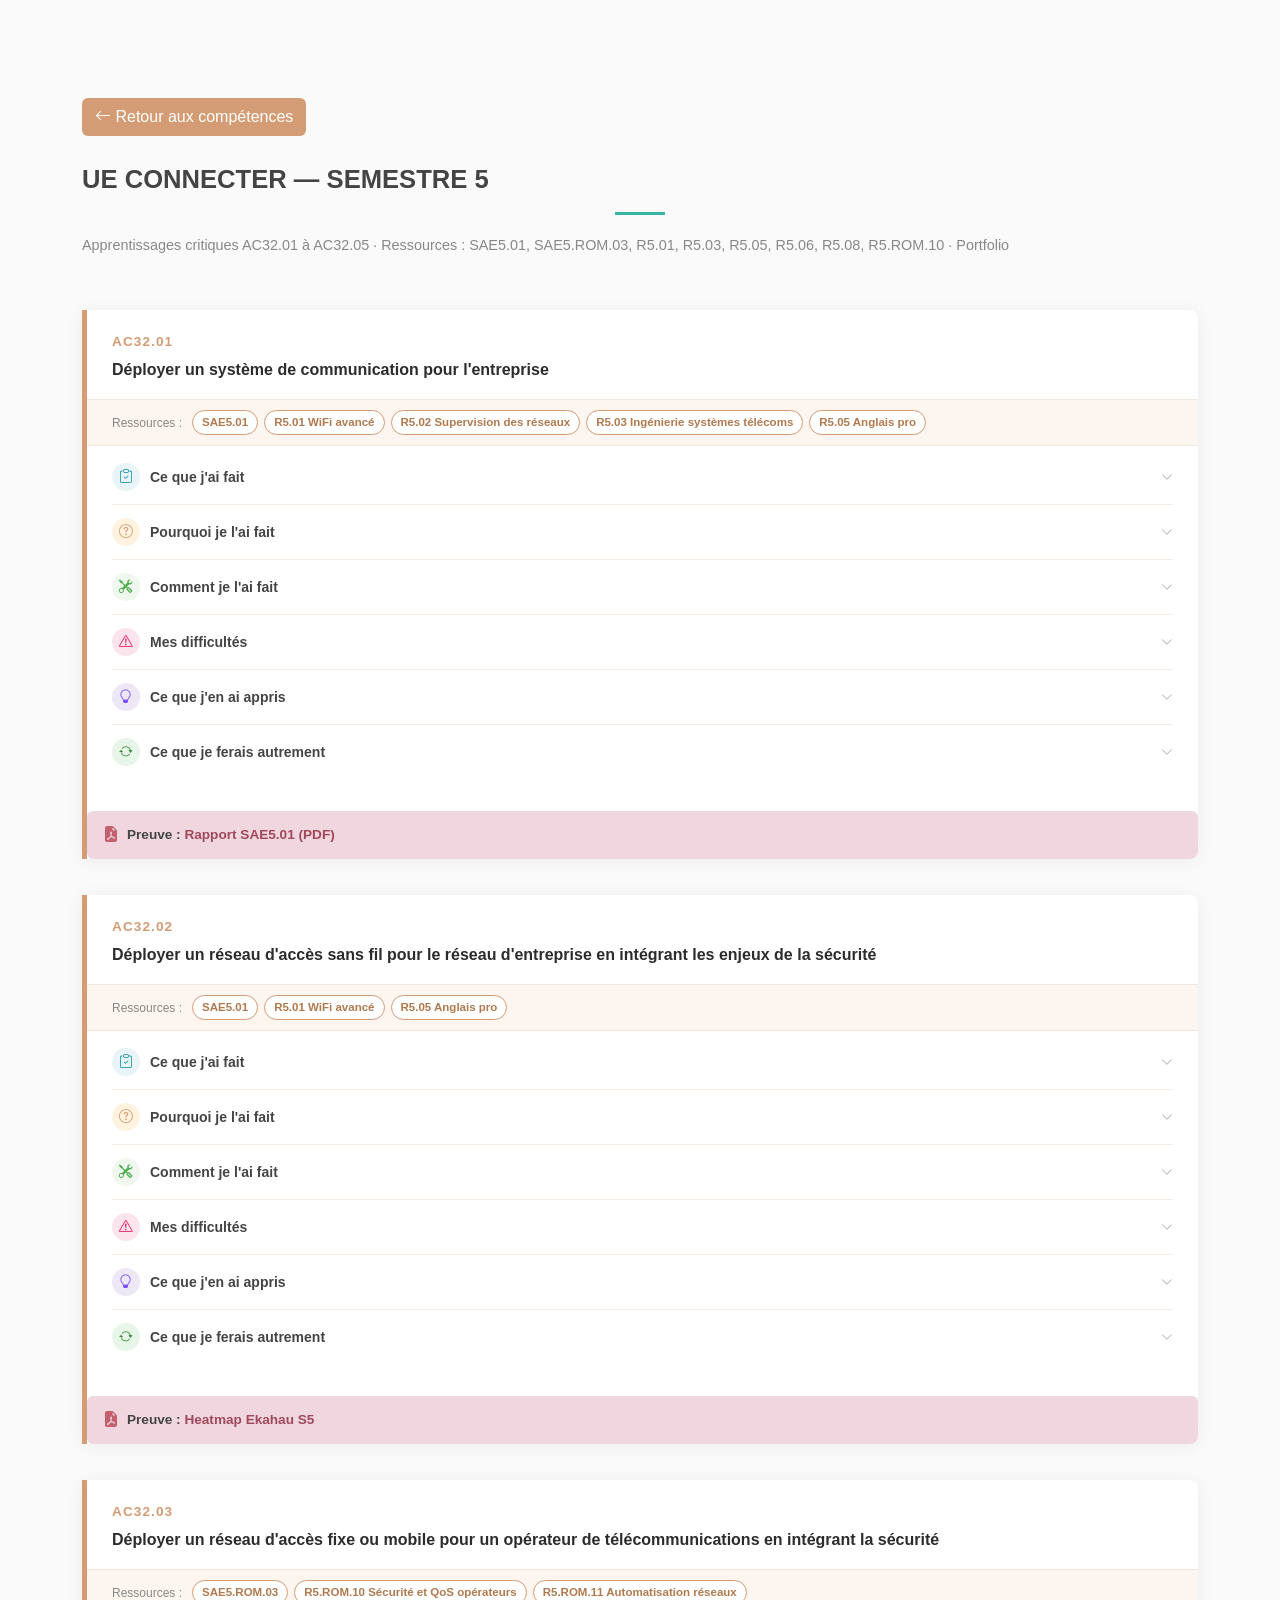
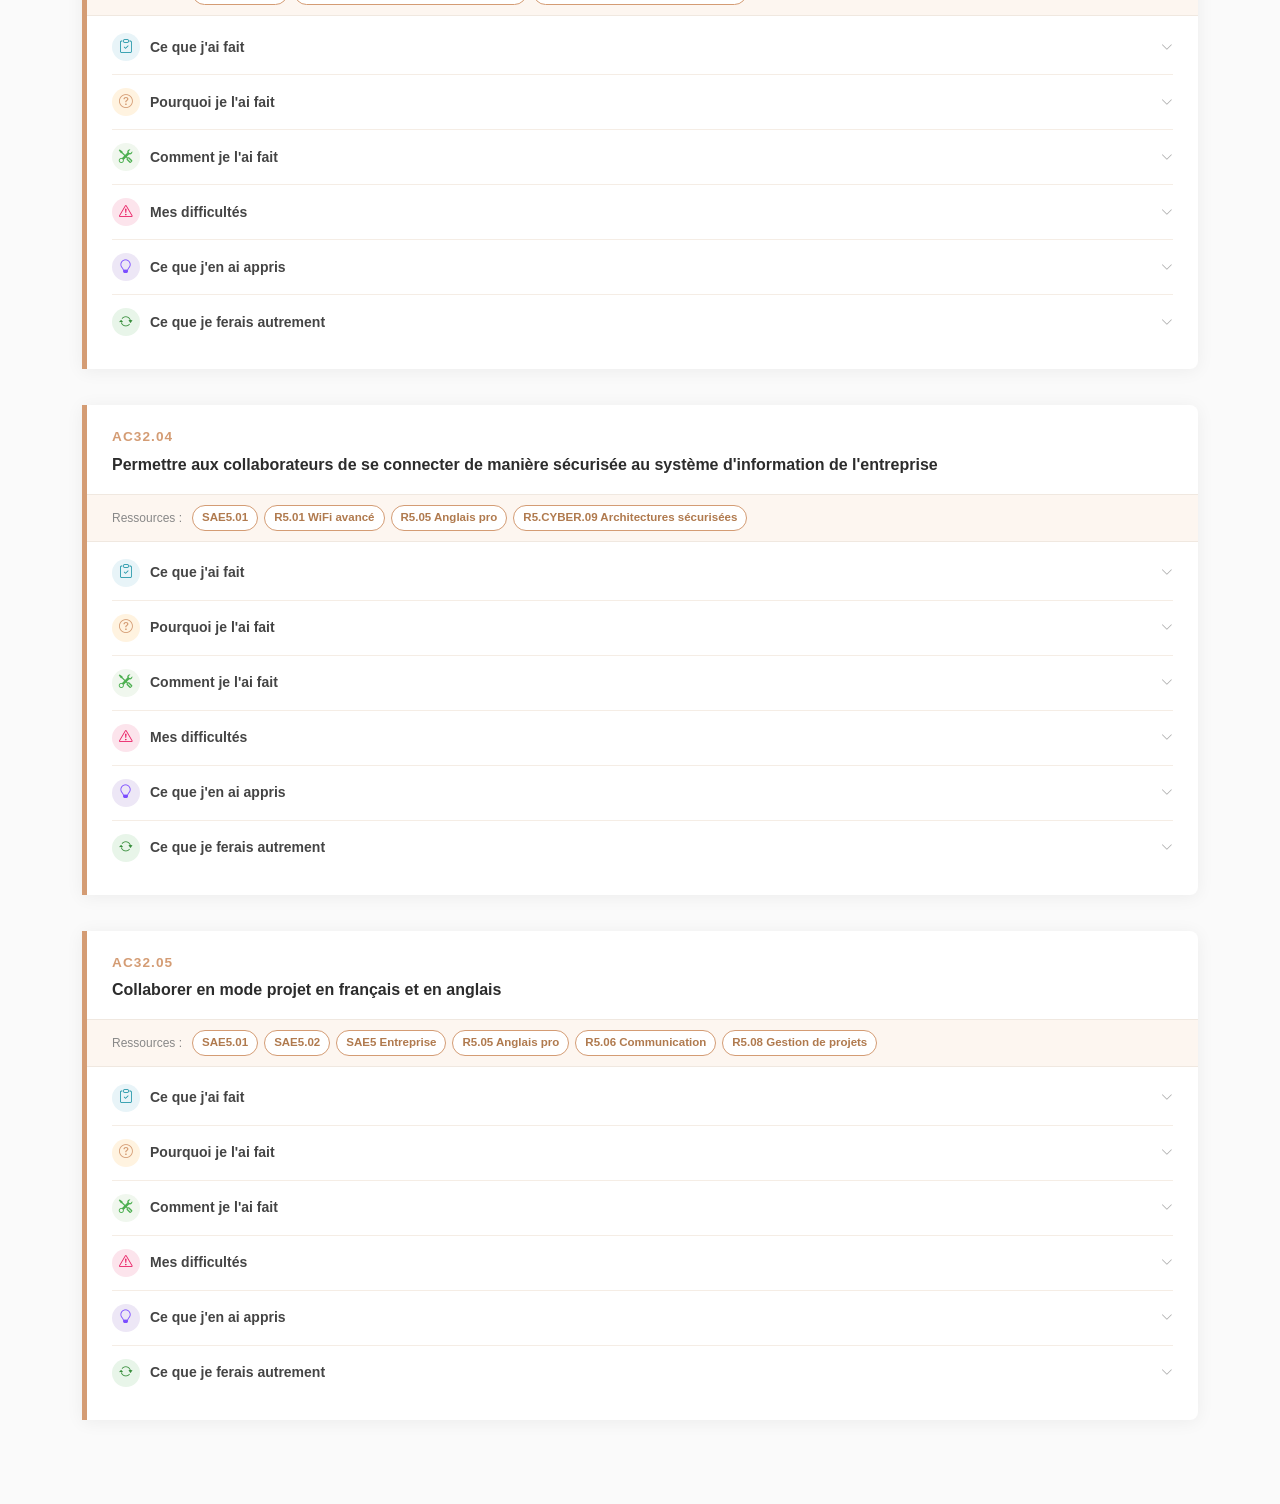
<file: details-connecter.html>
<!DOCTYPE html>
<html lang="fr">
<head>
  <meta charset="utf-8">
  <meta content="width=device-width, initial-scale=1.0" name="viewport">
  <title>Détails AC Connecter - Indira Luis</title>
  <link href="assets/vendor/bootstrap/css/bootstrap.min.css" rel="stylesheet">
  <link href="assets/vendor/bootstrap-icons/bootstrap-icons.css" rel="stylesheet">
  <link href="assets/vendor/aos/aos.css" rel="stylesheet">
  <link href="assets/css/style.css" rel="stylesheet">
  <style>
    body { background: #fafafa; }
    .ac-block { margin-bottom: 36px; border-left: 5px solid #D49C74; background: #fff; box-shadow: 0 2px 18px rgba(0,0,0,0.06); border-radius: 0 8px 8px 0; overflow: hidden; }
    .ac-header { padding: 22px 25px 18px; border-bottom: 1px solid #f0e8e0; }
    .ac-number { color: #D49C74; font-weight: 700; font-size: 0.85rem; letter-spacing: 0.08em; text-transform: uppercase; display: block; margin-bottom: 6px; }
    .ac-header h5 { margin: 0; font-size: 1rem; font-weight: 600; color: #2c2c2c; line-height: 1.4; }
    .ressources-line { padding: 10px 25px; background: #fdf6f0; border-bottom: 1px solid #f0e8e0; display: flex; flex-wrap: wrap; gap: 6px; align-items: center; }
    .ressources-line small { color: #888; font-size: 0.75rem; margin-right: 4px; }
    .badge-ressource { background: #fff; border: 1px solid #D49C74; color: #b07a4e; font-size: 0.72rem; font-weight: 600; padding: 3px 9px; border-radius: 20px; }
    .reflexif-accordion { padding: 4px 25px 20px; }
    .reflexif-item { border-bottom: 1px solid #f5ede5; }
    .reflexif-item:last-child { border-bottom: none; }
    .reflexif-btn { background: none; border: none; width: 100%; text-align: left; padding: 13px 0; display: flex; align-items: center; gap: 10px; cursor: pointer; font-size: 0.875rem; font-weight: 600; color: #444; transition: color .2s; }
    .reflexif-btn:hover { color: #D49C74; }
    .reflexif-btn .r-icon { width: 28px; height: 28px; border-radius: 50%; display: flex; align-items: center; justify-content: center; font-size: 0.85rem; flex-shrink: 0; }
    .reflexif-btn .r-chevron { margin-left: auto; font-size: 0.75rem; transition: transform .25s; color: #aaa; }
    .reflexif-btn[aria-expanded="true"] .r-chevron { transform: rotate(180deg); }
    .reflexif-body { padding: 0 0 14px 38px; font-size: 0.875rem; line-height: 1.7; color: #555; }
    .reflexif-body p { margin: 0 0 8px; } .reflexif-body ul { margin: 4px 0 8px; padding-left: 18px; } .reflexif-body li { margin-bottom: 4px; }
    .q1 .r-icon { background: #e8f4f8; color: #2196a8; } .q2 .r-icon { background: #fff3e0; color: #D49C74; } .q3 .r-icon { background: #f0f7ee; color: #4caf50; }
    .q4 .r-icon { background: #fce4ec; color: #e91e63; } .q5 .r-icon { background: #ede7f6; color: #7c4dff; } .q6 .r-icon { background: #e8f5e9; color: #388e3c; }
    .proof-box { background: #EFD6DF; padding: 12px 16px; border-radius: 6px; margin: 12px 0 0; font-size: 0.85rem; display: flex; align-items: center; gap: 8px; }
    .proof-box i { color: #c2606e; font-size: 1rem; flex-shrink: 0; } .proof-box a { color: #a0495a; font-weight: 600; }
    .btn-back { background: #D49C74; color: white; margin-bottom: 28px; border-radius: 6px; }
    .btn-back:hover { background: #b57f5a; color: white; }
    .semestre-section { display: none; }
    .section-title h2 { font-size: 1.6rem; } .section-title p { color: #888; font-size: 0.9rem; }
</style>
</head>
<body>
<main id="main">
<section class="container py-5">
<a href="services.html#skills" class="btn btn-back"><i class="bi bi-arrow-left"></i> Retour aux compétences</a>
<div id="section-s5" class="semestre-section">
<div class="section-title text-start mb-4">
  <h2>UE Connecter — Semestre 5</h2>
  <p>Apprentissages critiques AC32.01 à AC32.05 · Ressources : SAE5.01, SAE5.ROM.03, R5.01, R5.03, R5.05, R5.06, R5.08, R5.ROM.10 · Portfolio</p>
</div>
<div class="ac-block" data-aos="fade-up">
  <div class="ac-header"><span class="ac-number">AC32.01</span><h5>Déployer un système de communication pour l'entreprise</h5></div>
  <div class="ressources-line"><small>Ressources :</small><span class="badge-ressource">SAE5.01</span><span class="badge-ressource">R5.01 WiFi avancé</span><span class="badge-ressource">R5.02 Supervision des réseaux</span><span class="badge-ressource">R5.03 Ingénierie systèmes télécoms</span><span class="badge-ressource">R5.05 Anglais pro</span></div>
  <div class="reflexif-accordion">
  <div class="reflexif-item q1"><button class="reflexif-btn" data-bs-toggle="collapse" data-bs-target="#s5AC3201q1" aria-expanded="false"><span class="r-icon"><i class="bi bi-clipboard-check"></i></span>Ce que j'ai fait<i class="bi bi-chevron-down r-chevron"></i></button>
  <div id="s5AC3201q1" class="collapse reflexif-body"><p>Dans la <strong>SAE5.01</strong>, j'ai déployé un système de communication complet permettant aux étudiants de se connecter à des environnements de TP via une interface web centralisée. Le système intègre l'authentification RADIUS/AD, la distribution d'environnements Docker (Kali, Ubuntu, Wireshark) et l'accès graphique distant via noVNC — constituant un vrai système de communication pédagogique multi-utilisateurs. J'ai complété ce système par un suivi de bon fonctionnement inspiré des principes de <strong>R5.02</strong> : vérification régulière de l'état des conteneurs et des services (<code>docker ps</code>, logs Nginx/RADIUS) pour m'assurer que le système de communication restait disponible pour tous les utilisateurs.</p></div></div>
  <div class="reflexif-item q2"><button class="reflexif-btn" data-bs-toggle="collapse" data-bs-target="#s5AC3201q2" aria-expanded="false"><span class="r-icon"><i class="bi bi-question-circle"></i></span>Pourquoi je l'ai fait<i class="bi bi-chevron-down r-chevron"></i></button>
  <div id="s5AC3201q2" class="collapse reflexif-body"><p>Un opérateur ou une entreprise doit être capable de mettre à disposition des ressources informatiques accessibles à distance de façon sécurisée. Cette SAE simule exactement ce scénario : déployer un service de communication (accès à des environnements de travail) pour un groupe d'utilisateurs identifiés.</p></div></div>
  <div class="reflexif-item q3"><button class="reflexif-btn" data-bs-toggle="collapse" data-bs-target="#s5AC3201q3" aria-expanded="false"><span class="r-icon"><i class="bi bi-tools"></i></span>Comment je l'ai fait<i class="bi bi-chevron-down r-chevron"></i></button>
  <div id="s5AC3201q3" class="collapse reflexif-body"><p>Architecture Flask (backend) + RADIUS Windows Server (authentification) + Docker (environnements) + Nginx HTTPS (sécurisation du canal). Les notions de gestion centralisée WiFi et d'authentification vues en <strong>R5.01</strong> (WPA2 Entreprise, 802.1X, RADIUS) ont directement guidé la mise en place du serveur NPS. Pour la disponibilité du service, j'ai réutilisé la logique de supervision vue en <strong>R5.02</strong> (principe Manager/Agent, remontée d'alertes en cas de défaillance) en la transposant à la surveillance manuelle des conteneurs Docker et des logs applicatifs.</p></div></div>
  <div class="reflexif-item q4"><button class="reflexif-btn" data-bs-toggle="collapse" data-bs-target="#s5AC3201q4" aria-expanded="false"><span class="r-icon"><i class="bi bi-exclamation-triangle"></i></span>Mes difficultés<i class="bi bi-chevron-down r-chevron"></i></button>
  <div id="s5AC3201q4" class="collapse reflexif-body"><p>La configuration du serveur NPS/RADIUS sur Windows Server pour qu'il communique correctement avec le client Flask a été délicate : gestion des stratégies de connexion, méthodes d'authentification PEAP/MS-CHAPv2, et clé secrète partagée entre NPS et l'application.</p></div></div>
  <div class="reflexif-item q5"><button class="reflexif-btn" data-bs-toggle="collapse" data-bs-target="#s5AC3201q5" aria-expanded="false"><span class="r-icon"><i class="bi bi-lightbulb"></i></span>Ce que j'en ai appris<i class="bi bi-chevron-down r-chevron"></i></button>
  <div id="s5AC3201q5" class="collapse reflexif-body"><p>J'ai compris le fonctionnement réel d'une architecture AAA (Authentication, Authorization, Accounting) en environnement entreprise. Le RADIUS n'est pas qu'un protocole WiFi : il est le standard pour tout système d'authentification centralisée, y compris les accès VPN et les infrastructures opérateurs.</p></div></div>
  <div class="reflexif-item q6"><button class="reflexif-btn" data-bs-toggle="collapse" data-bs-target="#s5AC3201q6" aria-expanded="false"><span class="r-icon"><i class="bi bi-arrow-repeat"></i></span>Ce que je ferais autrement<i class="bi bi-chevron-down r-chevron"></i></button>
  <div id="s5AC3201q6" class="collapse reflexif-body"><p>Prévoir des tests d'intégration RADIUS en amont avec des outils comme radtest avant d'intégrer dans Flask. Documenter chaque stratégie NPS configurée pour faciliter la maintenance.</p></div></div>
</div>
  <div class="proof-box"><i class="bi bi-file-earmark-pdf-fill"></i><span><strong>Preuve :</strong> <a href="pdf/SAE501-Indira_Imene_Loick.pdf" target="_blank">Rapport SAE5.01 (PDF)</a></span></div>
</div>
<div class="ac-block" data-aos="fade-up">
  <div class="ac-header"><span class="ac-number">AC32.02</span><h5>Déployer un réseau d'accès sans fil pour le réseau d'entreprise en intégrant les enjeux de la sécurité</h5></div>
  <div class="ressources-line"><small>Ressources :</small><span class="badge-ressource">SAE5.01</span><span class="badge-ressource">R5.01 WiFi avancé</span><span class="badge-ressource">R5.05 Anglais pro</span></div>
  <div class="reflexif-accordion">
  <div class="reflexif-item q1"><button class="reflexif-btn" data-bs-toggle="collapse" data-bs-target="#s5AC3202q1" aria-expanded="false"><span class="r-icon"><i class="bi bi-clipboard-check"></i></span>Ce que j'ai fait<i class="bi bi-chevron-down r-chevron"></i></button>
  <div id="s5AC3202q1" class="collapse reflexif-body"><p>En <strong>R5.01</strong>, j'ai étudié et mis en application les concepts de déploiement WiFi avancé : normes 802.11 (WiFi 4/5/6), gestion de la couverture radio avec Ekahau, planification des points d'accès, gestion des canaux (1, 6, 11 sur 2,4 GHz ; 19 canaux non-chevauchants sur 5 GHz), et configuration de la sécurité WPA2 Entreprise avec 802.1X sur WLC Cisco.</p></div></div>
  <div class="reflexif-item q2"><button class="reflexif-btn" data-bs-toggle="collapse" data-bs-target="#s5AC3202q2" aria-expanded="false"><span class="r-icon"><i class="bi bi-question-circle"></i></span>Pourquoi je l'ai fait<i class="bi bi-chevron-down r-chevron"></i></button>
  <div id="s5AC3202q2" class="collapse reflexif-body"><p>Le WiFi est le vecteur d'accès réseau dominant en entreprise. Un technicien réseau doit maîtriser la planification de la couverture radio (signal RSSI, interférences, densité d'utilisateurs) et la sécurisation de l'accès sans fil (WPA3, authentification 802.1X) pour protéger le SI contre les accès non autorisés.</p></div></div>
  <div class="reflexif-item q3"><button class="reflexif-btn" data-bs-toggle="collapse" data-bs-target="#s5AC3202q3" aria-expanded="false"><span class="r-icon"><i class="bi bi-tools"></i></span>Comment je l'ai fait<i class="bi bi-chevron-down r-chevron"></i></button>
  <div id="s5AC3202q3" class="collapse reflexif-body"><p>Cours <strong>R5.01</strong> : étude des normes 802.11 (OFDMA, MU-MIMO, TWT du WiFi 6), gestion des canaux et interférences, valeurs RSSI (-30dBm excellent → -90dBm inutilisable). Utilisation d'<strong>Ekahau</strong> pour la modélisation théorique (chargement de plan, édition des exigences, simulation de couverture). Configuration WPA2 Entreprise sur WLC Cisco avec serveur RADIUS et protocoles EAP-TLS/PEAP.</p></div></div>
  <div class="reflexif-item q4"><button class="reflexif-btn" data-bs-toggle="collapse" data-bs-target="#s5AC3202q4" aria-expanded="false"><span class="r-icon"><i class="bi bi-exclamation-triangle"></i></span>Mes difficultés<i class="bi bi-chevron-down r-chevron"></i></button>
  <div id="s5AC3202q4" class="collapse reflexif-body"><p>La corrélation entre théorie (valeurs dBm, canaux non-chevauchants) et pratique (configuration réelle sur WLC) n'était pas immédiate. La configuration du WLC (VLAN, DHCP scope, serveur AAA, 802.1X) implique de nombreuses étapes interdépendantes qui peuvent mener à des erreurs silencieuses.</p></div></div>
  <div class="reflexif-item q5"><button class="reflexif-btn" data-bs-toggle="collapse" data-bs-target="#s5AC3202q5" aria-expanded="false"><span class="r-icon"><i class="bi bi-lightbulb"></i></span>Ce que j'en ai appris<i class="bi bi-chevron-down r-chevron"></i></button>
  <div id="s5AC3202q5" class="collapse reflexif-body"><p>La planification WiFi est une discipline à part entière : il ne suffit pas de placer des bornes, il faut modéliser la propagation radio selon les matériaux (mur porteur vs cloison légère), prévoir la densité d'utilisateurs et choisir les fréquences en fonction de l'environnement. Le WiFi 6 (802.11ax) apporte des réponses concrètes aux problèmes de densité par OFDMA et MU-MIMO.</p></div></div>
  <div class="reflexif-item q6"><button class="reflexif-btn" data-bs-toggle="collapse" data-bs-target="#s5AC3202q6" aria-expanded="false"><span class="r-icon"><i class="bi bi-arrow-repeat"></i></span>Ce que je ferais autrement<i class="bi bi-chevron-down r-chevron"></i></button>
  <div id="s5AC3202q6" class="collapse reflexif-body"><p>Réaliser un audit WiFi sur site (walktest avec Ekahau) en plus de la modélisation théorique, pour comparer les résultats simulés avec la réalité. Tester la configuration WLC en environnement multi-AP pour valider le roaming.</p></div></div>
</div>
  <div class="proof-box"><i class="bi bi-file-earmark-pdf-fill"></i><span><strong>Preuve :</strong> <a href="pdf/TP_WiFi.pdf">Heatmap Ekahau S5</a></span></div>
</div>
<div class="ac-block" data-aos="fade-up">
  <div class="ac-header"><span class="ac-number">AC32.03</span><h5>Déployer un réseau d'accès fixe ou mobile pour un opérateur de télécommunications en intégrant la sécurité</h5></div>
  <div class="ressources-line"><small>Ressources :</small><span class="badge-ressource">SAE5.ROM.03</span><span class="badge-ressource">R5.ROM.10 Sécurité et QoS opérateurs</span><span class="badge-ressource">R5.ROM.11 Automatisation réseaux</span></div>
  <div class="reflexif-accordion">
  <div class="reflexif-item q1"><button class="reflexif-btn" data-bs-toggle="collapse" data-bs-target="#s5AC3203q1" aria-expanded="false"><span class="r-icon"><i class="bi bi-clipboard-check"></i></span>Ce que j'ai fait<i class="bi bi-chevron-down r-chevron"></i></button>
  <div id="s5AC3203q1" class="collapse reflexif-body"><p>Dans la <strong>SAE5.ROM.03</strong> et les ressources associées, j'ai étudié et mis en pratique les mécanismes d'accès réseau opérateur : AAA (PPPoE, IPoE, BAS/BNG), segmentation (VLAN, VRF, ACL, tunnels), QoS (DiffServ, CBWFQ, marquage DSCP) et fonctions de sécurité sur équipements d'accès (DHCP Snooping, IP Source Guard, port security).</p></div></div>
  <div class="reflexif-item q2"><button class="reflexif-btn" data-bs-toggle="collapse" data-bs-target="#s5AC3203q2" aria-expanded="false"><span class="r-icon"><i class="bi bi-question-circle"></i></span>Pourquoi je l'ai fait<i class="bi bi-chevron-down r-chevron"></i></button>
  <div id="s5AC3203q2" class="collapse reflexif-body"><p>Un technicien réseau opérateur gère l'accès au réseau de millions d'abonnés. Comprendre les mécanismes d'authentification et de sécurisation à l'échelle opérateur (BNG, Radius, segmentation VRF) est fondamental pour mon profil ROM orienté Orange.</p></div></div>
  <div class="reflexif-item q3"><button class="reflexif-btn" data-bs-toggle="collapse" data-bs-target="#s5AC3203q3" aria-expanded="false"><span class="r-icon"><i class="bi bi-tools"></i></span>Comment je l'ai fait<i class="bi bi-chevron-down r-chevron"></i></button>
  <div id="s5AC3203q3" class="collapse reflexif-body"><p>Ressource <strong>R5.ROM.10</strong> : mise en œuvre AAA sur équipements opérateurs, DHCP Snooping et IP Source Guard pour protéger l'accès, segmentation VRF/VLAN. QoS : classification, marquage DSCP, ordonnancement CBWFQ/WRR. TP sur équipements réels ou simulés (GNS3/EVE-NG).</p></div></div>
  <div class="reflexif-item q4"><button class="reflexif-btn" data-bs-toggle="collapse" data-bs-target="#s5AC3203q4" aria-expanded="false"><span class="r-icon"><i class="bi bi-exclamation-triangle"></i></span>Mes difficultés<i class="bi bi-chevron-down r-chevron"></i></button>
  <div id="s5AC3203q4" class="collapse reflexif-body"><p>La compréhension du chaîne d'authentification complète (client → BAS → Radius → AD) avec ses protocoles multiples (PPPoE, IPoE, EAP) demande un effort d'abstraction important. La QoS est particulièrement délicate car elle doit être cohérente de bout en bout (classification côté client, marquage réseau, ordonnancement cœur).</p></div></div>
  <div class="reflexif-item q5"><button class="reflexif-btn" data-bs-toggle="collapse" data-bs-target="#s5AC3203q5" aria-expanded="false"><span class="r-icon"><i class="bi bi-lightbulb"></i></span>Ce que j'en ai appris<i class="bi bi-chevron-down r-chevron"></i></button>
  <div id="s5AC3203q5" class="collapse reflexif-body"><p>Les réseaux opérateurs ont des contraintes de sécurité et de QoS radicalement différentes des réseaux entreprises : le nombre d'abonnés, la mutualisation des ressources et les SLAs imposent une ingénierie rigoureuse. Cette compréhension est directement utile dans mon alternance chez Orange.</p></div></div>
  <div class="reflexif-item q6"><button class="reflexif-btn" data-bs-toggle="collapse" data-bs-target="#s5AC3203q6" aria-expanded="false"><span class="r-icon"><i class="bi bi-arrow-repeat"></i></span>Ce que je ferais autrement<i class="bi bi-chevron-down r-chevron"></i></button>
  <div id="s5AC3203q6" class="collapse reflexif-body"><p>Mettre en place un environnement de simulation plus complet (émulation BNG + clients PPPoE + serveur RADIUS) pour tester des scénarios de pannes et de montée en charge.</p></div></div>
</div>
  
</div>
<div class="ac-block" data-aos="fade-up">
  <div class="ac-header"><span class="ac-number">AC32.04</span><h5>Permettre aux collaborateurs de se connecter de manière sécurisée au système d'information de l'entreprise</h5></div>
  <div class="ressources-line"><small>Ressources :</small><span class="badge-ressource">SAE5.01</span><span class="badge-ressource">R5.01 WiFi avancé</span><span class="badge-ressource">R5.05 Anglais pro</span><span class="badge-ressource">R5.CYBER.09 Architectures sécurisées</span></div>
  <div class="reflexif-accordion">
  <div class="reflexif-item q1"><button class="reflexif-btn" data-bs-toggle="collapse" data-bs-target="#s5AC3204q1" aria-expanded="false"><span class="r-icon"><i class="bi bi-clipboard-check"></i></span>Ce que j'ai fait<i class="bi bi-chevron-down r-chevron"></i></button>
  <div id="s5AC3204q1" class="collapse reflexif-body"><p>Dans la <strong>SAE5.01</strong>, j'ai mis en œuvre l'ensemble de la chaîne de connexion sécurisée : authentification RADIUS/AD (802.1X), chiffrement HTTPS (TLS avec certificat OpenSSL), isolation des environnements par utilisateur (MariaDB + Docker), et chiffrement des données sensibles (Fernet AES-128). Chaque utilisateur ne peut accéder qu'à ses propres conteneurs. En parallèle, la formation <strong>R5.CYBER.09</strong> (labs Stormshield CSNA/CSNE) m'a fait pratiquer la sécurisation de connexion à un SI côté pare-feu : authentification via portail captif lié à un annuaire LDAP/Active Directory, et règles de filtrage nominatives attribuées par utilisateur après authentification — soit la même logique de contrôle d'accès individualisé que celle appliquée dans SAE5.01, mais vue cette fois côté équipement périmétrique plutôt que côté application.</p></div></div>
  <div class="reflexif-item q2"><button class="reflexif-btn" data-bs-toggle="collapse" data-bs-target="#s5AC3204q2" aria-expanded="false"><span class="r-icon"><i class="bi bi-question-circle"></i></span>Pourquoi je l'ai fait<i class="bi bi-chevron-down r-chevron"></i></button>
  <div id="s5AC3204q2" class="collapse reflexif-body"><p>La sécurisation des accès est un enjeu critique en entreprise : un accès non authentifié ou non chiffré expose l'ensemble du SI. Il faut penser la sécurité comme une architecture multicouche (transport, authentification, autorisation, isolation des données) et non comme un ajout ponctuel.</p></div></div>
  <div class="reflexif-item q3"><button class="reflexif-btn" data-bs-toggle="collapse" data-bs-target="#s5AC3204q3" aria-expanded="false"><span class="r-icon"><i class="bi bi-tools"></i></span>Comment je l'ai fait<i class="bi bi-chevron-down r-chevron"></i></button>
  <div id="s5AC3204q3" class="collapse reflexif-body"><p>RADIUS/NPS pour l'authentification, certificat TLS auto-signé OpenSSL pour HTTPS, Fernet (AES-128 symétrique) pour le chiffrement des credentials dans le code, fichier <code>.env</code> hors dépôt Git pour les clés. Principes WPA2/WPA3 (AES, CCMP) vus en <strong>R5.01</strong> appliqués au contexte applicatif. Sur les labs Stormshield (<strong>R5.CYBER.09</strong>), mise en place concrète d'un portail captif interceptant les flux HTTP/HTTPS non authentifiés, liaison à une base LDAP interne, et définition de règles de filtrage conditionnées par l'identité de l'utilisateur (ex. autoriser un service uniquement à un utilisateur spécifique).</p></div></div>
  <div class="reflexif-item q4"><button class="reflexif-btn" data-bs-toggle="collapse" data-bs-target="#s5AC3204q4" aria-expanded="false"><span class="r-icon"><i class="bi bi-exclamation-triangle"></i></span>Mes difficultés<i class="bi bi-chevron-down r-chevron"></i></button>
  <div id="s5AC3204q4" class="collapse reflexif-body"><p>La gestion correcte des secrets (ne pas mettre de mot de passe en clair dans docker-compose.yml, gérer le fichier .env) et la cohérence entre le certificat auto-signé et les connexions HTTPS (avertissements navigateur en environnement de test) ont nécessité plusieurs itérations.</p></div></div>
  <div class="reflexif-item q5"><button class="reflexif-btn" data-bs-toggle="collapse" data-bs-target="#s5AC3204q5" aria-expanded="false"><span class="r-icon"><i class="bi bi-lightbulb"></i></span>Ce que j'en ai appris<i class="bi bi-chevron-down r-chevron"></i></button>
  <div id="s5AC3204q5" class="collapse reflexif-body"><p>La sécurité "by design" est un principe fondamental : chaque composant doit être pensé sécurisé dès sa conception. J'ai compris que le chiffrement du transport (HTTPS) ne suffit pas si les données au repos (BDD, fichiers de config) ne sont pas également protégées.</p></div></div>
  <div class="reflexif-item q6"><button class="reflexif-btn" data-bs-toggle="collapse" data-bs-target="#s5AC3204q6" aria-expanded="false"><span class="r-icon"><i class="bi bi-arrow-repeat"></i></span>Ce que je ferais autrement<i class="bi bi-chevron-down r-chevron"></i></button>
  <div id="s5AC3204q6" class="collapse reflexif-body"><p>Utiliser Let's Encrypt (via Certbot) plutôt qu'un certificat auto-signé, même en environnement de test, pour éliminer les avertissements navigateur et simuler un contexte production réaliste.</p></div></div>
</div>
  
</div>
<div class="ac-block" data-aos="fade-up">
  <div class="ac-header"><span class="ac-number">AC32.05</span><h5>Collaborer en mode projet en français et en anglais</h5></div>
  <div class="ressources-line"><small>Ressources :</small><span class="badge-ressource">SAE5.01</span><span class="badge-ressource">SAE5.02</span><span class="badge-ressource">SAE5 Entreprise</span><span class="badge-ressource">R5.05 Anglais pro</span><span class="badge-ressource">R5.06 Communication</span><span class="badge-ressource">R5.08 Gestion de projets</span></div>
  <div class="reflexif-accordion">
  <div class="reflexif-item q1"><button class="reflexif-btn" data-bs-toggle="collapse" data-bs-target="#s5AC3205q1" aria-expanded="false"><span class="r-icon"><i class="bi bi-clipboard-check"></i></span>Ce que j'ai fait<i class="bi bi-chevron-down r-chevron"></i></button>
  <div id="s5AC3205q1" class="collapse reflexif-body"><p>Collaboration en équipe de 3 sur la SAE5.01 avec des outils collaboratifs (GitHub, documents partagés). En <strong>R5.05</strong>, travail sur la communication professionnelle en anglais : présentation technique, documentation, veille technologique sur des sources anglophones (documentation Docker, Flask, RADIUS). En parallèle, la <strong>SAE5.Entreprise</strong> a mobilisé ma capacité à collaborer en mode projet dans un contexte professionnel réel, en alternance chez Orange, où les échanges avec les équipes techniques et mon tuteur suivent des codes différents de ceux d'un groupe projet étudiant.</p></div></div>
  <div class="reflexif-item q2"><button class="reflexif-btn" data-bs-toggle="collapse" data-bs-target="#s5AC3205q2" aria-expanded="false"><span class="r-icon"><i class="bi bi-question-circle"></i></span>Pourquoi je l'ai fait<i class="bi bi-chevron-down r-chevron"></i></button>
  <div id="s5AC3205q2" class="collapse reflexif-body"><p>Dans un environnement professionnel R&T, la collaboration en anglais est incontournable : documentation technique, standards (RFCs, normes IEEE), conférences et échanges avec des équipes internationales. L'alternance chez Orange confirme cette réalité.</p></div></div>
  <div class="reflexif-item q3"><button class="reflexif-btn" data-bs-toggle="collapse" data-bs-target="#s5AC3205q3" aria-expanded="false"><span class="r-icon"><i class="bi bi-tools"></i></span>Comment je l'ai fait<i class="bi bi-chevron-down r-chevron"></i></button>
  <div id="s5AC3205q3" class="collapse reflexif-body"><p>Outils collaboratifs (GitHub, messagerie). Anglais technique : lecture de la documentation officielle Flask, Docker, RFC RADIUS, normes 802.11 en anglais. Préparation de livrables en français (rapport SAE) et anglais (résumé technique, présentation). Méthodes R5.06 pour la communication orale et écrite.</p></div></div>
  <div class="reflexif-item q4"><button class="reflexif-btn" data-bs-toggle="collapse" data-bs-target="#s5AC3205q4" aria-expanded="false"><span class="r-icon"><i class="bi bi-exclamation-triangle"></i></span>Mes difficultés<i class="bi bi-chevron-down r-chevron"></i></button>
  <div id="s5AC3205q4" class="collapse reflexif-body"><p>Maintenir la cohérence terminologique entre les membres de l'équipe (termes techniques français/anglais) et s'assurer que tout le monde comprend les concepts au même niveau quand certains cherchent les réponses directement en anglais.</p></div></div>
  <div class="reflexif-item q5"><button class="reflexif-btn" data-bs-toggle="collapse" data-bs-target="#s5AC3205q5" aria-expanded="false"><span class="r-icon"><i class="bi bi-lightbulb"></i></span>Ce que j'en ai appris<i class="bi bi-chevron-down r-chevron"></i></button>
  <div id="s5AC3205q5" class="collapse reflexif-body"><p>La documentation officielle en anglais est souvent plus précise et plus à jour que les traductions. Savoir lire de la documentation technique anglophone est une compétence autonomisante pour un ingénieur réseau.</p></div></div>
  <div class="reflexif-item q6"><button class="reflexif-btn" data-bs-toggle="collapse" data-bs-target="#s5AC3205q6" aria-expanded="false"><span class="r-icon"><i class="bi bi-arrow-repeat"></i></span>Ce que je ferais autrement<i class="bi bi-chevron-down r-chevron"></i></button>
  <div id="s5AC3205q6" class="collapse reflexif-body"><p>Intégrer des revues de code et de documentation bilingues dans le workflow d'équipe pour pratiquer davantage la collaboration en anglais.</p></div></div>
</div>
  
</div>

</div>
<div id="section-s6" class="semestre-section">
<div class="section-title text-start mb-4">
  <h2>UE Connecter — Semestre 6</h2>
  <p>Apprentissages critiques AC32.01 à AC32.05 · Ressources : SAÉ 6.ROM.01, SAÉ 6.Entreprise, R6.01, R6.03, R6.ROM.04 · Portfolio</p>
</div>
<div class="ac-block" data-aos="fade-up">
  <div class="ac-header"><span class="ac-number">AC32.01</span><h5>Déployer un système de communication pour l'entreprise</h5></div>
  <div class="ressources-line"><small>Ressources :</small><span class="badge-ressource">SAÉ 6.ROM.01</span><span class="badge-ressource">R6.ROM.04 Veille technologique</span></div>
  <div class="reflexif-accordion">
  <div class="reflexif-item q1"><button class="reflexif-btn" data-bs-toggle="collapse" data-bs-target="#s6AC3201q1" aria-expanded="false"><span class="r-icon"><i class="bi bi-clipboard-check"></i></span>Ce que j'ai fait<i class="bi bi-chevron-down r-chevron"></i></button>
  <div id="s6AC3201q1" class="collapse reflexif-body"><p>Dans le cadre de la <strong>SAÉ 6.ROM.01</strong>, j'ai réalisé une veille technologique approfondie sur les systèmes de communication de nouvelle génération (standard IMT-2030 / 6G) : architectures hybrides intégrant antennes terrestres, drones et satellites en orbite basse (réseaux NTN), surfaces intelligentes réfléchissantes (RIS) et intégration native de l'IA pour l'auto-optimisation du réseau. J'ai analysé comment ces ruptures technologiques redéfinissent la notion même de "système de communication d'entreprise".</p></div></div>
  <div class="reflexif-item q2"><button class="reflexif-btn" data-bs-toggle="collapse" data-bs-target="#s6AC3201q2" aria-expanded="false"><span class="r-icon"><i class="bi bi-question-circle"></i></span>Pourquoi je l'ai fait<i class="bi bi-chevron-down r-chevron"></i></button>
  <div id="s6AC3201q2" class="collapse reflexif-body"><p>Un technicien réseau ne se contente pas de déployer les systèmes de communication existants : il doit anticiper leur évolution pour conseiller une entreprise sur ses choix d'infrastructure à moyen terme. Comprendre où va la 6G permet de dimensionner aujourd'hui des systèmes compatibles avec les usages de demain (débits Térabit, latence sub-milliseconde).</p></div></div>
  <div class="reflexif-item q3"><button class="reflexif-btn" data-bs-toggle="collapse" data-bs-target="#s6AC3201q3" aria-expanded="false"><span class="r-icon"><i class="bi bi-tools"></i></span>Comment je l'ai fait<i class="bi bi-chevron-down r-chevron"></i></button>
  <div id="s6AC3201q3" class="collapse reflexif-body"><p>Analyse de documents prospectifs et normatifs (UIT, 3GPP), étude du sommet 6G de Finlande (2019) posant les bases de la 6G, veille sur les bandes Sub-THz et les architectures AI-Native. En parallèle, mon alternance chez Orange m'a permis de confronter ces perspectives à des systèmes de communication déjà déployés (infrastructures fixes et mobiles existantes).</p></div></div>
  <div class="reflexif-item q4"><button class="reflexif-btn" data-bs-toggle="collapse" data-bs-target="#s6AC3201q4" aria-expanded="false"><span class="r-icon"><i class="bi bi-exclamation-triangle"></i></span>Mes difficultés<i class="bi bi-chevron-down r-chevron"></i></button>
  <div id="s6AC3201q4" class="collapse reflexif-body"><p>Distinguer les ruptures technologiques réellement structurantes (ISAC, RIS) des effets d'annonce marketing autour de la 6G a demandé un croisement rigoureux des sources (documents 3GPP et UIT plutôt que des articles de vulgarisation). Cette SAÉ étant une veille et non un déploiement concret, j'ai dû me projeter sur des systèmes que je n'ai pas manipulés physiquement.</p></div></div>
  <div class="reflexif-item q5"><button class="reflexif-btn" data-bs-toggle="collapse" data-bs-target="#s6AC3201q5" aria-expanded="false"><span class="r-icon"><i class="bi bi-lightbulb"></i></span>Ce que j'en ai appris<i class="bi bi-chevron-down r-chevron"></i></button>
  <div id="s6AC3201q5" class="collapse reflexif-body"><p>Un système de communication d'entreprise n'est plus pensé isolément : les réseaux hybrides NTN montrent que la couverture terrestre, aérienne et satellitaire convergent vers une infrastructure unique. En S5, je déployais un système de communication concret (SAE5.01) ; en S6, j'ai appris à anticiper les systèmes que je déploierai demain.</p></div></div>
  <div class="reflexif-item q6"><button class="reflexif-btn" data-bs-toggle="collapse" data-bs-target="#s6AC3201q6" aria-expanded="false"><span class="r-icon"><i class="bi bi-arrow-repeat"></i></span>Ce que je ferais autrement<i class="bi bi-chevron-down r-chevron"></i></button>
  <div id="s6AC3201q6" class="collapse reflexif-body"><p>Compléter la veille documentaire par des retours d'expérience terrain (échanges avec des ingénieurs Orange R&D) pour ancrer davantage la prospective 6G dans des contraintes de déploiement réelles et actuelles.</p></div></div>
</div>
  <div class="proof-box"><i class="bi bi-file-earmark-pdf-fill"></i><span><strong>Preuve :</strong> <a href="pdf/SAE6ROM01_Indira_Hugo_Clement.pdf" target="_blank">Support de veille technologique 6G — SAÉ 6.ROM.01 (PDF)</a></span></div>
</div>
<div class="ac-block" data-aos="fade-up">
  <div class="ac-header"><span class="ac-number">AC32.02</span><h5>Déployer un réseau d'accès sans fil pour le réseau d'entreprise en intégrant les enjeux de la sécurité</h5></div>
  <div class="ressources-line"><small>Ressources :</small><span class="badge-ressource">R6.03 Connaissance de l'entreprise</span></div>
  <div class="reflexif-accordion">
  <div class="reflexif-item q1"><button class="reflexif-btn" data-bs-toggle="collapse" data-bs-target="#s6AC3202q1" aria-expanded="false"><span class="r-icon"><i class="bi bi-clipboard-check"></i></span>Ce que j'ai fait<i class="bi bi-chevron-down r-chevron"></i></button>
  <div id="s6AC3202q1" class="collapse reflexif-body"><p>Dans le cadre de la <strong>R6.03</strong>, j'ai réalisé l'audit RGPD d'une entreprise (cas Orange) et identifié des dysfonctionnements liés à des accès non restreints et un stockage non sécurisé de données transitant potentiellement par le réseau WiFi de l'entreprise. J'ai proposé des règles associées à la connexion des collaborateurs (verrouillage de poste, stockage sécurisé OneDrive/SharePoint) qui complètent la sécurisation d'un accès sans fil au niveau organisationnel.</p></div></div>
  <div class="reflexif-item q2"><button class="reflexif-btn" data-bs-toggle="collapse" data-bs-target="#s6AC3202q2" aria-expanded="false"><span class="r-icon"><i class="bi bi-question-circle"></i></span>Pourquoi je l'ai fait<i class="bi bi-chevron-down r-chevron"></i></button>
  <div id="s6AC3202q2" class="collapse reflexif-body"><p>La sécurité d'un réseau sans fil ne se limite pas au chiffrement radio (WPA3, 802.1X vus en S5) : elle dépend aussi de la conformité réglementaire (RGPD) des usages qui transitent sur ce réseau. Un technicien qui déploie un WiFi d'entreprise doit connaître ce cadre légal pour dimensionner ses règles de filtrage et de traçabilité.</p></div></div>
  <div class="reflexif-item q3"><button class="reflexif-btn" data-bs-toggle="collapse" data-bs-target="#s6AC3202q3" aria-expanded="false"><span class="r-icon"><i class="bi bi-tools"></i></span>Comment je l'ai fait<i class="bi bi-chevron-down r-chevron"></i></button>
  <div id="s6AC3202q3" class="collapse reflexif-body"><p>Audit des pratiques internes de traitement des données, cartographie des flux, identification de la base légale (RGPD) de chaque usage réseau. Rédaction d'un support de sensibilisation (Canva) rappelant les réflexes de sécurité (verrouillage de poste, stockage sécurisé) applicables à toute connexion, filaire ou sans fil.</p></div></div>
  <div class="reflexif-item q4"><button class="reflexif-btn" data-bs-toggle="collapse" data-bs-target="#s6AC3202q4" aria-expanded="false"><span class="r-icon"><i class="bi bi-exclamation-triangle"></i></span>Mes difficultés<i class="bi bi-chevron-down r-chevron"></i></button>
  <div id="s6AC3202q4" class="collapse reflexif-body"><p>Cette ressource aborde la sécurité sous l'angle réglementaire et organisationnel plutôt que technique (pas de configuration WLC ni de mesure de couverture radio comme en S5). Il a fallu faire le lien explicite entre une non-conformité RGPD (ex. accès non restreints) et sa traduction en règle technique de sécurisation du réseau sans fil.</p></div></div>
  <div class="reflexif-item q5"><button class="reflexif-btn" data-bs-toggle="collapse" data-bs-target="#s6AC3202q5" aria-expanded="false"><span class="r-icon"><i class="bi bi-lightbulb"></i></span>Ce que j'en ai appris<i class="bi bi-chevron-down r-chevron"></i></button>
  <div id="s6AC3202q5" class="collapse reflexif-body"><p>La sécurité d'un réseau d'accès sans fil se joue à deux niveaux complémentaires : le niveau technique (chiffrement, authentification, vu en R5.01) et le niveau organisationnel/réglementaire (RGPD, sensibilisation des utilisateurs). Les deux sont indissociables dans une entreprise réelle.</p></div></div>
  <div class="reflexif-item q6"><button class="reflexif-btn" data-bs-toggle="collapse" data-bs-target="#s6AC3202q6" aria-expanded="false"><span class="r-icon"><i class="bi bi-arrow-repeat"></i></span>Ce que je ferais autrement<i class="bi bi-chevron-down r-chevron"></i></button>
  <div id="s6AC3202q6" class="collapse reflexif-body"><p>Coupler cet audit RGPD à une vérification technique concrète du réseau WiFi de l'entreprise étudiée (SSID exposés, méthode d'authentification en place) pour vérifier la cohérence entre la politique affichée et la réalité de la configuration.</p></div></div>
</div>
  
</div>
<div class="ac-block" data-aos="fade-up">
  <div class="ac-header"><span class="ac-number">AC32.03</span><h5>Déployer un réseau d'accès fixe ou mobile pour un opérateur de télécommunications en intégrant la sécurité</h5></div>
  <div class="ressources-line"><small>Ressources :</small><span class="badge-ressource">SAÉ 6.ROM.01</span><span class="badge-ressource">R6.ROM.04 Veille technologique</span></div>
  <div class="reflexif-accordion">
  <div class="reflexif-item q1"><button class="reflexif-btn" data-bs-toggle="collapse" data-bs-target="#s6AC3203q1" aria-expanded="false"><span class="r-icon"><i class="bi bi-clipboard-check"></i></span>Ce que j'ai fait<i class="bi bi-chevron-down r-chevron"></i></button>
  <div id="s6AC3203q1" class="collapse reflexif-body"><p>Analyse dans la <strong>SAÉ 6.ROM.01</strong> de l'évolution du réseau d'accès opérateur vers l'IMT-2030 : bandes Sub-THz, densification extrême des sites, réseaux hybrides combinant antennes terrestres, drones et satellites LEO (NTN) pour une couverture globale unifiée. J'ai également étudié la dimension sécurité/souveraineté : protection des données dès la conception (Privacy by Design) face aux risques de la détection intégrée (ISAC) et aux décisions automatisées par IA.</p></div></div>
  <div class="reflexif-item q2"><button class="reflexif-btn" data-bs-toggle="collapse" data-bs-target="#s6AC3203q2" aria-expanded="false"><span class="r-icon"><i class="bi bi-question-circle"></i></span>Pourquoi je l'ai fait<i class="bi bi-chevron-down r-chevron"></i></button>
  <div id="s6AC3203q2" class="collapse reflexif-body"><p>Un technicien opérateur (mon métier via l'alternance Orange) doit anticiper les évolutions du réseau d'accès qu'il déploie et exploite au quotidien. La 6G n'est pas une abstraction lointaine : les choix d'infrastructure faits aujourd'hui (fibre, sites 5G) doivent rester compatibles avec cette trajectoire.</p></div></div>
  <div class="reflexif-item q3"><button class="reflexif-btn" data-bs-toggle="collapse" data-bs-target="#s6AC3203q3" aria-expanded="false"><span class="r-icon"><i class="bi bi-tools"></i></span>Comment je l'ai fait<i class="bi bi-chevron-down r-chevron"></i></button>
  <div id="s6AC3203q3" class="collapse reflexif-body"><p>Étude de documents normatifs UIT/3GPP, analyse des enjeux géopolitiques et de souveraineté (course aux brevets Chine/Europe/États-Unis, programme européen SNS JU), évaluation des impacts environnementaux (recherche du "Zéro Énergie", maîtrise de l'effet rebond du trafic). Mise en perspective avec les compétences terrain acquises en alternance sur les réseaux d'accès actuels.</p></div></div>
  <div class="reflexif-item q4"><button class="reflexif-btn" data-bs-toggle="collapse" data-bs-target="#s6AC3203q4" aria-expanded="false"><span class="r-icon"><i class="bi bi-exclamation-triangle"></i></span>Mes difficultés<i class="bi bi-chevron-down r-chevron"></i></button>
  <div id="s6AC3203q4" class="collapse reflexif-body"><p>Le sujet croise des dimensions technique, géopolitique et réglementaire (RGPD, IA Act) rarement combinées dans une même ressource : il a fallu structurer une analyse cohérente sans se limiter à l'aspect purement radio, ce qui est plus exigeant qu'une étude technique classique.</p></div></div>
  <div class="reflexif-item q5"><button class="reflexif-btn" data-bs-toggle="collapse" data-bs-target="#s6AC3203q5" aria-expanded="false"><span class="r-icon"><i class="bi bi-lightbulb"></i></span>Ce que j'en ai appris<i class="bi bi-chevron-down r-chevron"></i></button>
  <div id="s6AC3203q5" class="collapse reflexif-body"><p>Déployer un réseau d'accès opérateur en intégrant la sécurité, ce n'est plus seulement chiffrer un lien radio : c'est intégrer la protection des données dès la conception, face à des réseaux qui deviennent eux-mêmes capteurs (ISAC). Le métier de technicien télécom évolue vers des compétences mixtes : virtualisation, IA, cybersécurité et interconnexion spatiale.</p></div></div>
  <div class="reflexif-item q6"><button class="reflexif-btn" data-bs-toggle="collapse" data-bs-target="#s6AC3203q6" aria-expanded="false"><span class="r-icon"><i class="bi bi-arrow-repeat"></i></span>Ce que je ferais autrement<i class="bi bi-chevron-down r-chevron"></i></button>
  <div id="s6AC3203q6" class="collapse reflexif-body"><p>Approfondir la dimension technique du RIS (Reconfigurable Intelligent Surfaces) par une simulation ou une maquette simplifiée, pour ne pas rester à un niveau uniquement documentaire sur cette rupture technologique.</p></div></div>
</div>

</div>
<div class="ac-block" data-aos="fade-up">
  <div class="ac-header"><span class="ac-number">AC32.04</span><h5>Permettre aux collaborateurs de se connecter de manière sécurisée au système d'information de l'entreprise</h5></div>
  <div class="ressources-line"><small>Ressources :</small><span class="badge-ressource">R6.03 Connaissance de l'entreprise</span></div>
  <div class="reflexif-accordion">
  <div class="reflexif-item q1"><button class="reflexif-btn" data-bs-toggle="collapse" data-bs-target="#s6AC3204q1" aria-expanded="false"><span class="r-icon"><i class="bi bi-clipboard-check"></i></span>Ce que j'ai fait<i class="bi bi-chevron-down r-chevron"></i></button>
  <div id="s6AC3204q1" class="collapse reflexif-body"><p>Dans la <strong>R6.03</strong>, j'ai rédigé un guide de mise en conformité RGPD pour Orange, incluant les 6 réflexes du quotidien pour les collaborateurs : sécurité des mails, verrouillage de poste, stockage sécurisé (OneDrive/SharePoint), signalement immédiat au DPO en cas d'incident. J'ai également défini le processus de gestion des droits des personnes (accès, rectification, effacement) qui encadre toute connexion d'un collaborateur au SI.</p></div></div>
  <div class="reflexif-item q2"><button class="reflexif-btn" data-bs-toggle="collapse" data-bs-target="#s6AC3204q2" aria-expanded="false"><span class="r-icon"><i class="bi bi-question-circle"></i></span>Pourquoi je l'ai fait<i class="bi bi-chevron-down r-chevron"></i></button>
  <div id="s6AC3204q2" class="collapse reflexif-body"><p>Permettre une connexion sécurisée ne se limite pas à un mécanisme technique (HTTPS, RADIUS vus en S5) : c'est aussi garantir que le collaborateur connecté respecte des règles de bon usage des données. Une entreprise comme Orange, soumise à un contrôle CNIL strict, ne peut pas dissocier sécurité technique et conformité réglementaire.</p></div></div>
  <div class="reflexif-item q3"><button class="reflexif-btn" data-bs-toggle="collapse" data-bs-target="#s6AC3204q3" aria-expanded="false"><span class="r-icon"><i class="bi bi-tools"></i></span>Comment je l'ai fait<i class="bi bi-chevron-down r-chevron"></i></button>
  <div id="s6AC3204q3" class="collapse reflexif-body"><p>Audit des pratiques existantes (collecte excessive de données, durées de conservation imprécises, mails non chiffrés) et rédaction de procédures correctives structurées en 4 étapes : nomination d'un DPO et cartographie des données, détermination de la base légale, gestion des droits des personnes, documentation et traçabilité. Support de sensibilisation visuel conçu sous Canva pour diffusion aux collaborateurs.</p></div></div>
  <div class="reflexif-item q4"><button class="reflexif-btn" data-bs-toggle="collapse" data-bs-target="#s6AC3204q4" aria-expanded="false"><span class="r-icon"><i class="bi bi-exclamation-triangle"></i></span>Mes difficultés<i class="bi bi-chevron-down r-chevron"></i></button>
  <div id="s6AC3204q4" class="collapse reflexif-body"><p>Traduire un cadre juridique complexe (RGPD) en règles concrètes et actionnables par un collaborateur non-juriste a demandé un effort de vulgarisation important, similaire à celui exigé lors de la soutenance SAÉ 6.Cyber.01 devant un public non-technicien.</p></div></div>
  <div class="reflexif-item q5"><button class="reflexif-btn" data-bs-toggle="collapse" data-bs-target="#s6AC3204q5" aria-expanded="false"><span class="r-icon"><i class="bi bi-lightbulb"></i></span>Ce que j'en ai appris<i class="bi bi-chevron-down r-chevron"></i></button>
  <div id="s6AC3204q5" class="collapse reflexif-body"><p>La sécurisation d'une connexion au SI se joue autant dans le comportement du collaborateur (verrouillage de poste, stockage sécurisé) que dans la robustesse technique de l'infrastructure. C'est un complément direct à ce que j'avais mis en œuvre techniquement en S5 (RADIUS, HTTPS, Fernet) : la technique protège le canal, la gouvernance protège l'usage.</p></div></div>
  <div class="reflexif-item q6"><button class="reflexif-btn" data-bs-toggle="collapse" data-bs-target="#s6AC3204q6" aria-expanded="false"><span class="r-icon"><i class="bi bi-arrow-repeat"></i></span>Ce que je ferais autrement<i class="bi bi-chevron-down r-chevron"></i></button>
  <div id="s6AC3204q6" class="collapse reflexif-body"><p>Intégrer des indicateurs de suivi (taux de participation aux sensibilisations, nombre d'incidents signalés) pour mesurer l'efficacité réelle du guide RGPD dans le temps, plutôt que de le considérer comme un livrable figé.</p></div></div>
</div>
  <div class="proof-box"><i class="bi bi-file-earmark-pdf-fill"></i><span><strong>Preuve :</strong> <a href="pdf/Guide_RGPD_Orange_(Indira LUIS).pdf">Guide RGPD Orange — R6.03 (PDF)</a></span></div>
</div>
<div class="ac-block" data-aos="fade-up">
  <div class="ac-header"><span class="ac-number">AC32.05</span><h5>Collaborer en mode projet en français et en anglais</h5></div>
  <div class="ressources-line"><small>Ressources :</small><span class="badge-ressource">SAÉ 6.ROM.01</span><span class="badge-ressource">R6.01 Anglais pro 2</span></div>
  <div class="reflexif-accordion">
  <div class="reflexif-item q1"><button class="reflexif-btn" data-bs-toggle="collapse" data-bs-target="#s6AC3205q1" aria-expanded="false"><span class="r-icon"><i class="bi bi-clipboard-check"></i></span>Ce que j'ai fait<i class="bi bi-chevron-down r-chevron"></i></button>
  <div id="s6AC3205q1" class="collapse reflexif-body"><p>En <strong>R6.01</strong>, j'ai obtenu la certification <strong>TOEIC</strong> après un entraînement intensif sur goFLUENT, et j'ai joué le rôle d'une pilote de ligne témoignant d'une urgence réelle dans un jeu de rôle commercial en anglais à trois intervenants (avec Hugo en pilote sceptique et Imène en commerciale) pour convaincre de l'efficacité de la VR en formation aéronautique. En parallèle, la <strong>SAÉ 6.ROM.01</strong> a été menée en autonomie de veille, avec restitution collective en groupe.</p></div></div>
  <div class="reflexif-item q2"><button class="reflexif-btn" data-bs-toggle="collapse" data-bs-target="#s6AC3205q2" aria-expanded="false"><span class="r-icon"><i class="bi bi-question-circle"></i></span>Pourquoi je l'ai fait<i class="bi bi-chevron-down r-chevron"></i></button>
  <div id="s6AC3205q2" class="collapse reflexif-body"><p>La collaboration en mode projet ne se limite pas à la coordination technique : elle inclut la capacité à argumenter, négocier et convaincre en anglais professionnel, compétence indispensable pour un ingénieur réseau appelé à échanger avec des équipes, clients ou fournisseurs internationaux.</p></div></div>
  <div class="reflexif-item q3"><button class="reflexif-btn" data-bs-toggle="collapse" data-bs-target="#s6AC3205q3" aria-expanded="false"><span class="r-icon"><i class="bi bi-tools"></i></span>Comment je l'ai fait<i class="bi bi-chevron-down r-chevron"></i></button>
  <div id="s6AC3205q3" class="collapse reflexif-body"><p>Préparation du TOEIC via la plateforme goFLUENT (vocabulaire business, compréhension orale/écrite, gestion du temps). Construction du role-play : accueil et cadrage professionnel, intégration d'un témoignage utilisateur pour désamorcer les objections par la preuve sociale, réponse croisée aux objections techniques, négociation aboutissant à une proposition commerciale.</p></div></div>
  <div class="reflexif-item q4"><button class="reflexif-btn" data-bs-toggle="collapse" data-bs-target="#s6AC3205q4" aria-expanded="false"><span class="r-icon"><i class="bi bi-exclamation-triangle"></i></span>Mes difficultés<i class="bi bi-chevron-down r-chevron"></i></button>
  <div id="s6AC3205q4" class="collapse reflexif-body"><p>Argumenter en anglais face à un interlocuteur sceptique (le rôle du pilote joué par Hugo) exige une réactivité que la préparation seule ne suffit pas à garantir : il faut improviser des réponses en anglais tout en restant convaincant, ce qui est plus exigeant qu'un exposé préparé à l'avance.</p></div></div>
  <div class="reflexif-item q5"><button class="reflexif-btn" data-bs-toggle="collapse" data-bs-target="#s6AC3205q5" aria-expanded="false"><span class="r-icon"><i class="bi bi-lightbulb"></i></span>Ce que j'en ai appris<i class="bi bi-chevron-down r-chevron"></i></button>
  <div id="s6AC3205q5" class="collapse reflexif-body"><p>Collaborer en anglais en mode projet, c'est bien plus que traduire des termes techniques : c'est savoir désamorcer une objection par la preuve sociale (peer-to-peer), structurer un argumentaire de négociation et clore un échange professionnel (closing). Ce sont des compétences transférables à toute collaboration internationale en contexte télécom.</p></div></div>
  <div class="reflexif-item q6"><button class="reflexif-btn" data-bs-toggle="collapse" data-bs-target="#s6AC3205q6" aria-expanded="false"><span class="r-icon"><i class="bi bi-arrow-repeat"></i></span>Ce que je ferais autrement<i class="bi bi-chevron-down r-chevron"></i></button>
  <div id="s6AC3205q6" class="collapse reflexif-body"><p>Multiplier les mises en situation improvisées (sans script préparé) pour progresser sur la réactivité argumentative en anglais, au-delà de la préparation académique du TOEIC.</p></div></div>
</div>
  <div class="proof-box"><i class="bi bi-file-earmark-pdf-fill"></i><span><strong>Preuve :</strong> <a href="pdf/Role_Plays.pdf">Script role-play VR Training (anglais) — R6.01</a></span></div>
</div>

</div>
</section>
</main>
<script src="assets/vendor/aos/aos.js"></script>
<script src="assets/vendor/bootstrap/js/bootstrap.bundle.min.js"></script>
<script>
  AOS.init({ duration: 500, once: true });
  function afficherBonSemestre() {
    const hash = window.location.hash;
    document.getElementById('section-s5').style.display = (hash === '#semestre6') ? 'none' : 'block';
    document.getElementById('section-s6').style.display = (hash === '#semestre6') ? 'block' : 'none';
  }
  window.onload = afficherBonSemestre;
  window.onhashchange = afficherBonSemestre;
</script>
</body>
</html>
</file>
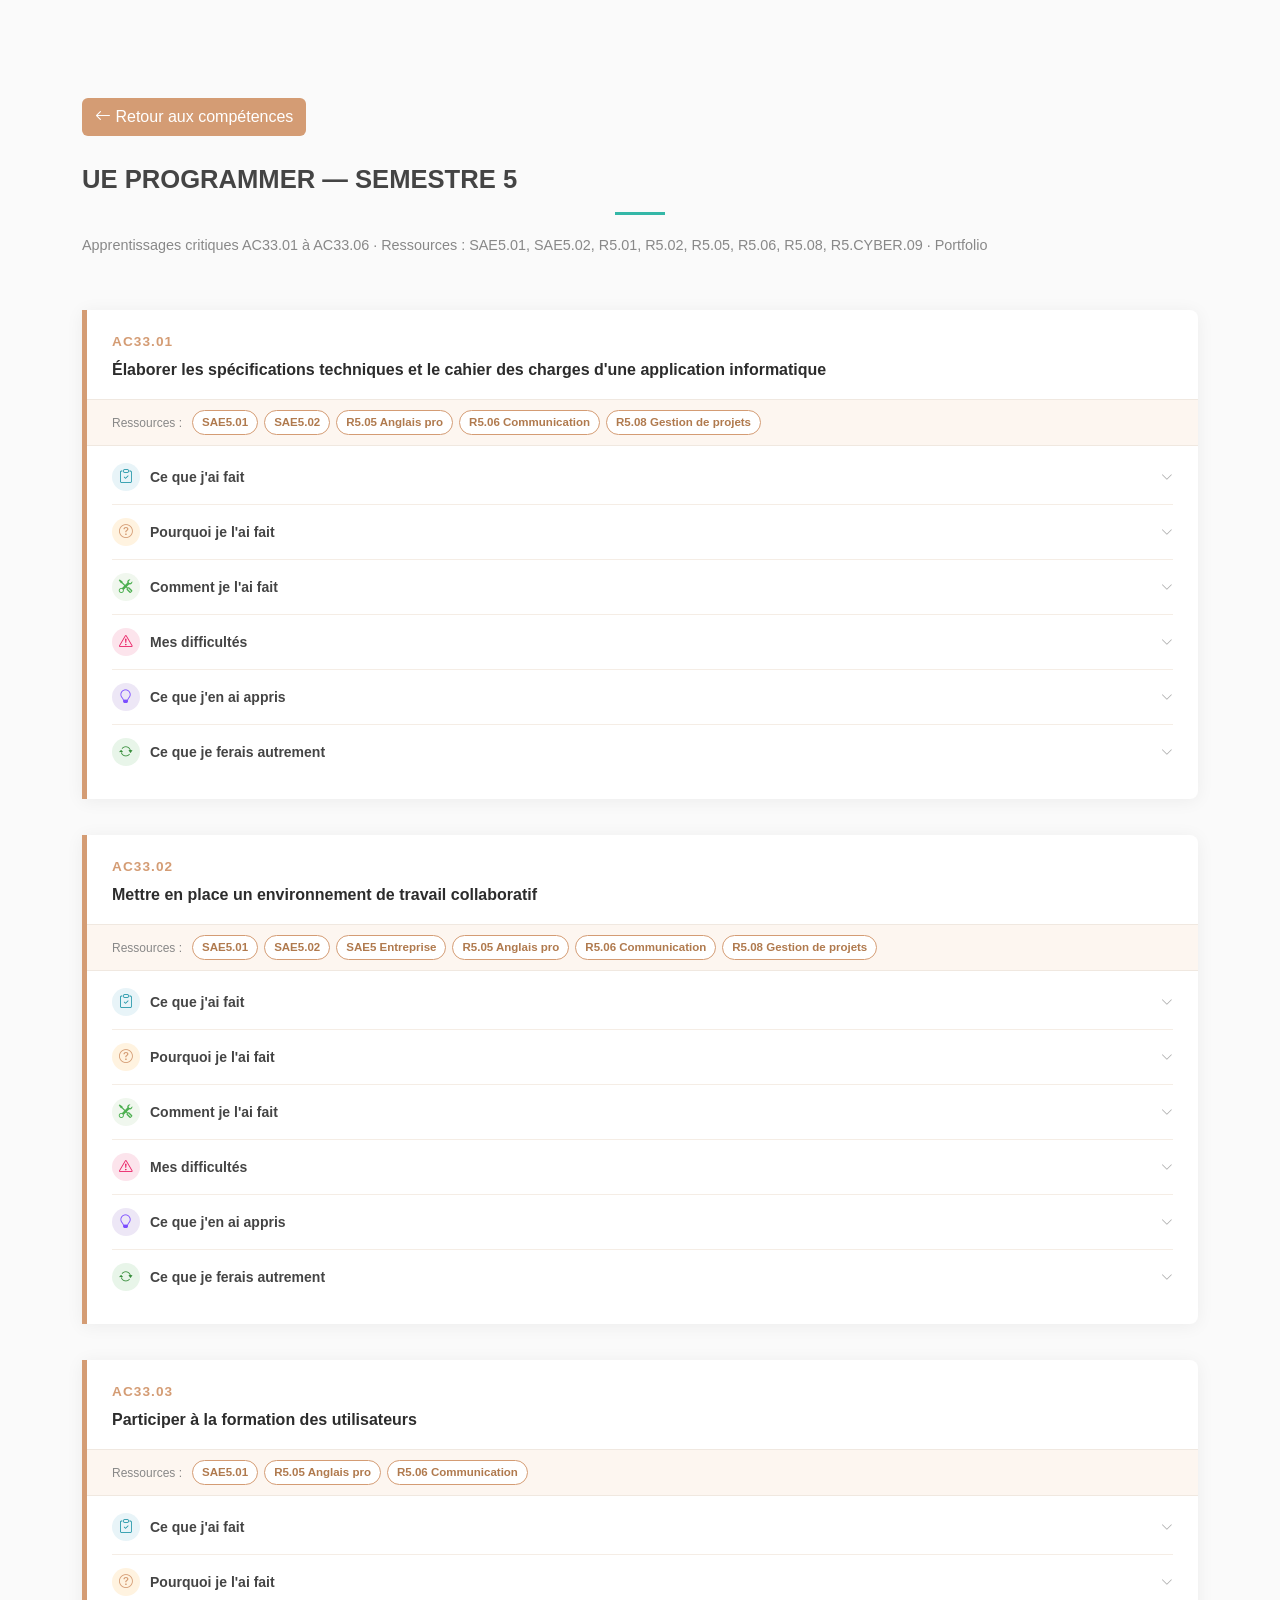
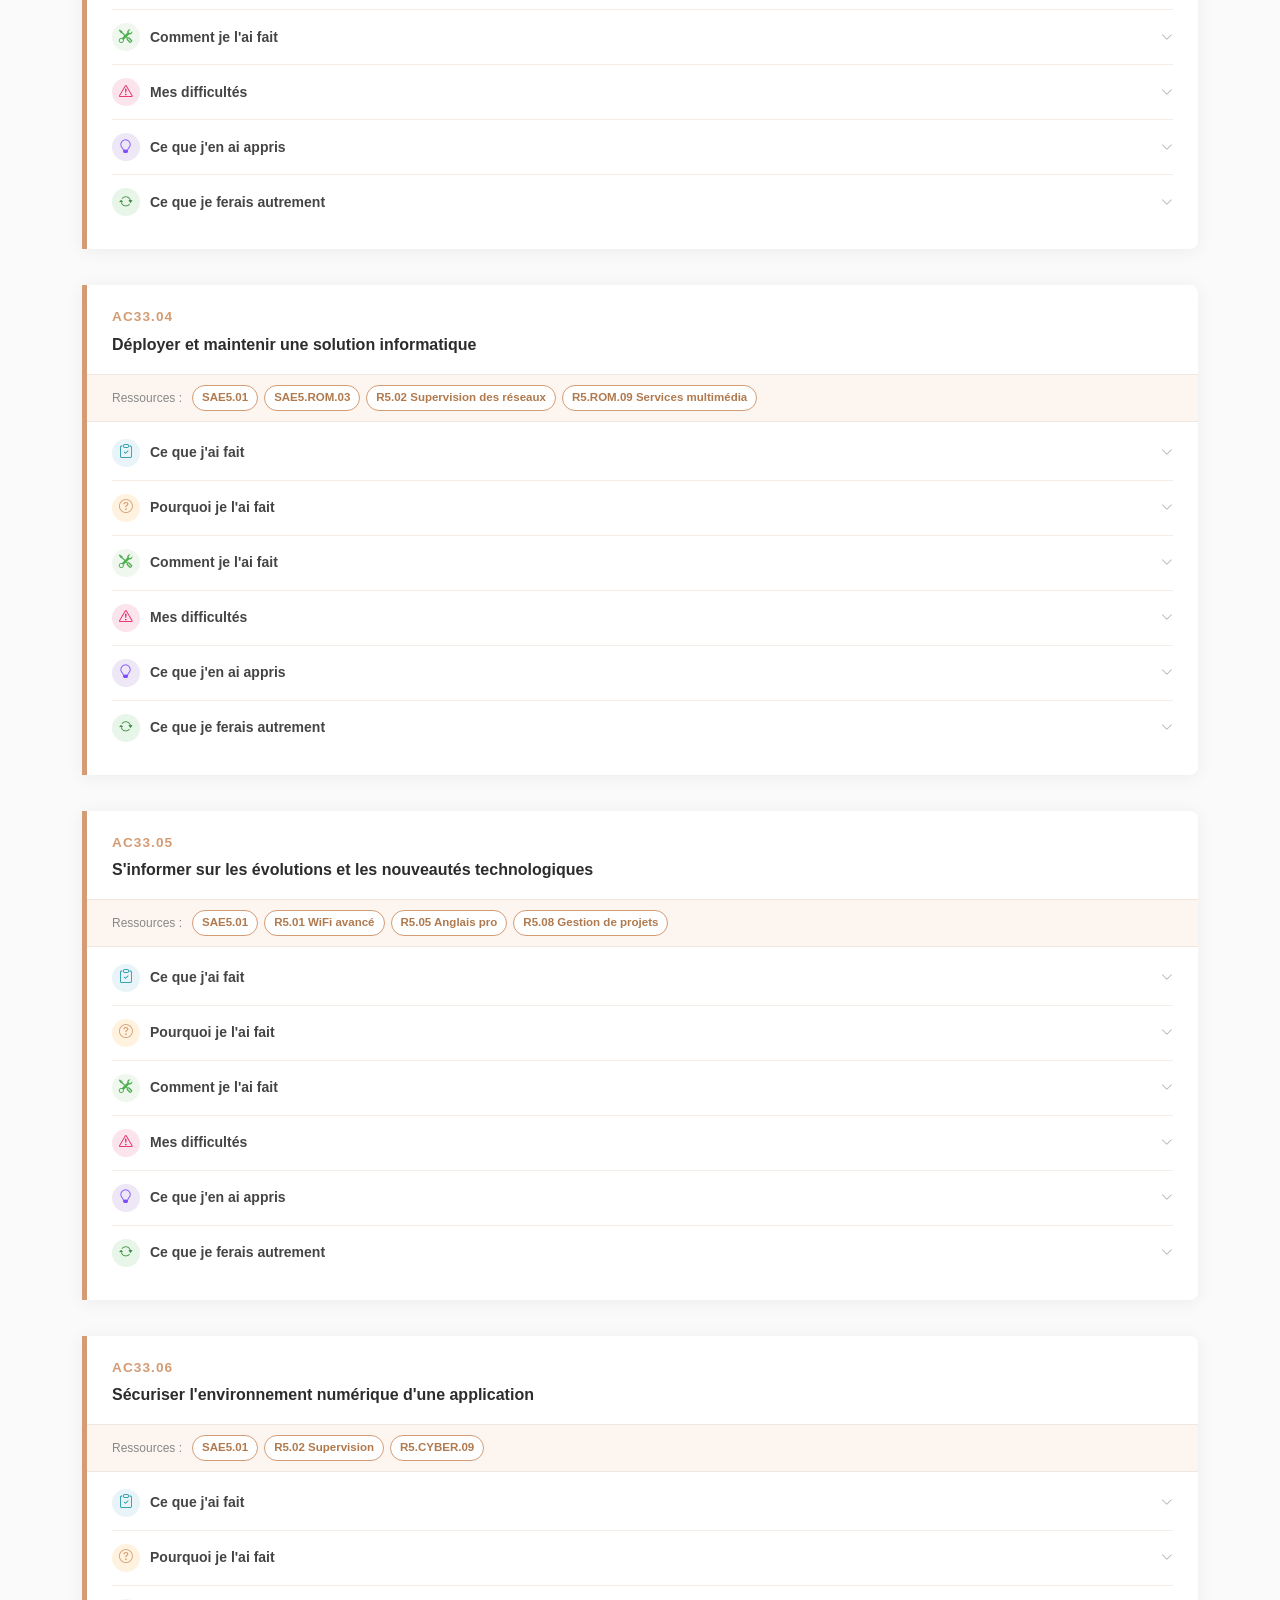
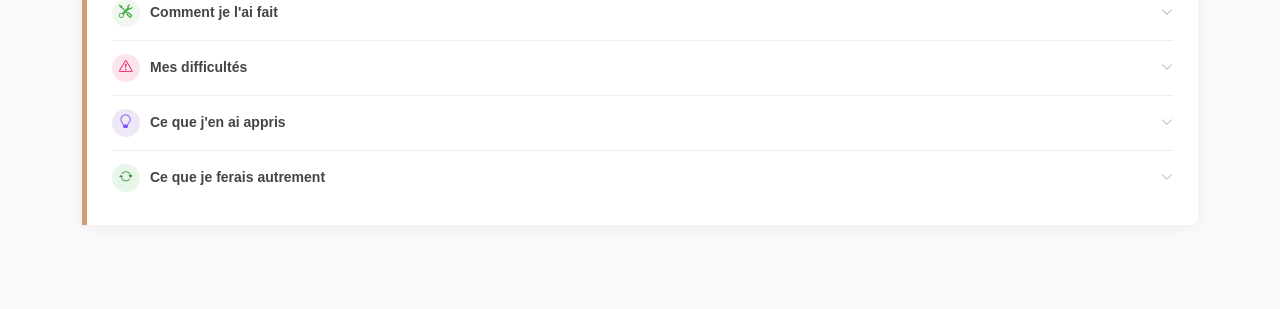
<file: details-programmer.html>
<!DOCTYPE html>
<html lang="fr">
<head>
  <meta charset="utf-8">
  <meta content="width=device-width, initial-scale=1.0" name="viewport">
  <title>Détails AC Programmer - Indira Luis</title>
  <link href="assets/vendor/bootstrap/css/bootstrap.min.css" rel="stylesheet">
  <link href="assets/vendor/bootstrap-icons/bootstrap-icons.css" rel="stylesheet">
  <link href="assets/vendor/aos/aos.css" rel="stylesheet">
  <link href="assets/css/style.css" rel="stylesheet">
  <style>
    body { background: #fafafa; }
    .ac-block { margin-bottom: 36px; border-left: 5px solid #D49C74; background: #fff; box-shadow: 0 2px 18px rgba(0,0,0,0.06); border-radius: 0 8px 8px 0; overflow: hidden; }
    .ac-header { padding: 22px 25px 18px; border-bottom: 1px solid #f0e8e0; }
    .ac-number { color: #D49C74; font-weight: 700; font-size: 0.85rem; letter-spacing: 0.08em; text-transform: uppercase; display: block; margin-bottom: 6px; }
    .ac-header h5 { margin: 0; font-size: 1rem; font-weight: 600; color: #2c2c2c; line-height: 1.4; }
    .ressources-line { padding: 10px 25px; background: #fdf6f0; border-bottom: 1px solid #f0e8e0; display: flex; flex-wrap: wrap; gap: 6px; align-items: center; }
    .ressources-line small { color: #888; font-size: 0.75rem; margin-right: 4px; }
    .badge-ressource { background: #fff; border: 1px solid #D49C74; color: #b07a4e; font-size: 0.72rem; font-weight: 600; padding: 3px 9px; border-radius: 20px; }
    .reflexif-accordion { padding: 4px 25px 20px; }
    .reflexif-item { border-bottom: 1px solid #f5ede5; }
    .reflexif-item:last-child { border-bottom: none; }
    .reflexif-btn { background: none; border: none; width: 100%; text-align: left; padding: 13px 0; display: flex; align-items: center; gap: 10px; cursor: pointer; font-size: 0.875rem; font-weight: 600; color: #444; transition: color .2s; }
    .reflexif-btn:hover { color: #D49C74; }
    .reflexif-btn .r-icon { width: 28px; height: 28px; border-radius: 50%; display: flex; align-items: center; justify-content: center; font-size: 0.85rem; flex-shrink: 0; }
    .reflexif-btn .r-chevron { margin-left: auto; font-size: 0.75rem; transition: transform .25s; color: #aaa; }
    .reflexif-btn[aria-expanded="true"] .r-chevron { transform: rotate(180deg); }
    .reflexif-body { padding: 0 0 14px 38px; font-size: 0.875rem; line-height: 1.7; color: #555; }
    .reflexif-body p { margin: 0 0 8px; } .reflexif-body ul { margin: 4px 0 8px; padding-left: 18px; } .reflexif-body li { margin-bottom: 4px; }
    .q1 .r-icon { background: #e8f4f8; color: #2196a8; } .q2 .r-icon { background: #fff3e0; color: #D49C74; } .q3 .r-icon { background: #f0f7ee; color: #4caf50; }
    .q4 .r-icon { background: #fce4ec; color: #e91e63; } .q5 .r-icon { background: #ede7f6; color: #7c4dff; } .q6 .r-icon { background: #e8f5e9; color: #388e3c; }
    .proof-box { background: #EFD6DF; padding: 12px 16px; border-radius: 6px; margin: 12px 0 0; font-size: 0.85rem; display: flex; align-items: center; gap: 8px; }
    .proof-box i { color: #c2606e; font-size: 1rem; flex-shrink: 0; } .proof-box a { color: #a0495a; font-weight: 600; }
    .btn-back { background: #D49C74; color: white; margin-bottom: 28px; border-radius: 6px; }
    .btn-back:hover { background: #b57f5a; color: white; }
    .semestre-section { display: none; }
    .section-title h2 { font-size: 1.6rem; } .section-title p { color: #888; font-size: 0.9rem; }
</style>
</head>
<body>
<main id="main">
<section class="container py-5">
<a href="services.html#skills" class="btn btn-back"><i class="bi bi-arrow-left"></i> Retour aux compétences</a>
<div id="section-s5" class="semestre-section">
<div class="section-title text-start mb-4">
  <h2>UE Programmer — Semestre 5</h2>
  <p>Apprentissages critiques AC33.01 à AC33.06 · Ressources : SAE5.01, SAE5.02, R5.01, R5.02, R5.05, R5.06, R5.08, R5.CYBER.09 · Portfolio</p>
</div>
<div class="ac-block" data-aos="fade-up">
  <div class="ac-header"><span class="ac-number">AC33.01</span><h5>Élaborer les spécifications techniques et le cahier des charges d'une application informatique</h5></div>
  <div class="ressources-line"><small>Ressources :</small><span class="badge-ressource">SAE5.01</span><span class="badge-ressource">SAE5.02</span><span class="badge-ressource">R5.05 Anglais pro</span><span class="badge-ressource">R5.06 Communication</span><span class="badge-ressource">R5.08 Gestion de projets</span></div>
  <div class="reflexif-accordion">
  <div class="reflexif-item q1"><button class="reflexif-btn" data-bs-toggle="collapse" data-bs-target="#s5pAC3301q1" aria-expanded="false"><span class="r-icon"><i class="bi bi-clipboard-check"></i></span>Ce que j'ai fait<i class="bi bi-chevron-down r-chevron"></i></button>
  <div id="s5pAC3301q1" class="collapse reflexif-body"><p>Dans la <strong>SAE5.02</strong>, j'ai participé à la rédaction du cahier des charges de notre projet : définition des objectifs, spécification des contraintes fonctionnelles (accès multi-utilisateurs, isolation des environnements, interface web) et techniques (Docker, HTTPS, RADIUS, MariaDB), choix de la stratégie de mise en production.</p></div></div>
  <div class="reflexif-item q2"><button class="reflexif-btn" data-bs-toggle="collapse" data-bs-target="#s5pAC3301q2" aria-expanded="false"><span class="r-icon"><i class="bi bi-question-circle"></i></span>Pourquoi je l'ai fait<i class="bi bi-chevron-down r-chevron"></i></button>
  <div id="s5pAC3301q2" class="collapse reflexif-body"><p>Tout développement ou déploiement de solution informatique commence par la formalisation des besoins. Un cahier des charges mal rédigé conduit à des développements inutiles ou à des solutions inadaptées. C'est la première étape de tout projet en ingénierie.</p></div></div>
  <div class="reflexif-item q3"><button class="reflexif-btn" data-bs-toggle="collapse" data-bs-target="#s5pAC3301q3" aria-expanded="false"><span class="r-icon"><i class="bi bi-tools"></i></span>Comment je l'ai fait<i class="bi bi-chevron-down r-chevron"></i></button>
  <div id="s5pAC3301q3" class="collapse reflexif-body"><p>Méthodes <strong>R5.08</strong> et <strong>R5.04</strong> : analyse du besoin, rédaction des exigences fonctionnelles et non-fonctionnelles, définition des critères d'acceptation. Utilisation d'un modèle structuré (contexte → objectifs → contraintes → livrables → planning). Document collaboratif pour l'élaboration collective.</p></div></div>
  <div class="reflexif-item q4"><button class="reflexif-btn" data-bs-toggle="collapse" data-bs-target="#s5pAC3301q4" aria-expanded="false"><span class="r-icon"><i class="bi bi-exclamation-triangle"></i></span>Mes difficultés<i class="bi bi-chevron-down r-chevron"></i></button>
  <div id="s5pAC3301q4" class="collapse reflexif-body"><p>Distinguer les exigences fonctionnelles (ce que le système doit faire) des exigences techniques (comment il doit le faire) a demandé plusieurs itérations. Certaines contraintes n'étaient pas visibles au départ (ex : la nécessité d'Intel VT-x pour la virtualisation imbriquée).</p></div></div>
  <div class="reflexif-item q5"><button class="reflexif-btn" data-bs-toggle="collapse" data-bs-target="#s5pAC3301q5" aria-expanded="false"><span class="r-icon"><i class="bi bi-lightbulb"></i></span>Ce que j'en ai appris<i class="bi bi-chevron-down r-chevron"></i></button>
  <div id="s5pAC3301q5" class="collapse reflexif-body"><p>Un cahier des charges est un contrat implicite entre les membres de l'équipe et le commanditaire. Sa qualité conditionne tout le projet. J'ai appris à anticiper les besoins non exprimés et à les formaliser avant de commencer le développement.</p></div></div>
  <div class="reflexif-item q6"><button class="reflexif-btn" data-bs-toggle="collapse" data-bs-target="#s5pAC3301q6" aria-expanded="false"><span class="r-icon"><i class="bi bi-arrow-repeat"></i></span>Ce que je ferais autrement<i class="bi bi-chevron-down r-chevron"></i></button>
  <div id="s5pAC3301q6" class="collapse reflexif-body"><p>Utiliser une méthode de recueil des besoins plus formelle (interviews structurées, user stories) pour s'assurer que toutes les exigences implicites sont capturées avant de démarrer.</p></div></div>
</div>
  
</div>
<div class="ac-block" data-aos="fade-up">
  <div class="ac-header"><span class="ac-number">AC33.02</span><h5>Mettre en place un environnement de travail collaboratif</h5></div>
  <div class="ressources-line"><small>Ressources :</small><span class="badge-ressource">SAE5.01</span><span class="badge-ressource">SAE5.02</span><span class="badge-ressource">SAE5 Entreprise</span><span class="badge-ressource">R5.05 Anglais pro</span><span class="badge-ressource">R5.06 Communication</span><span class="badge-ressource">R5.08 Gestion de projets</span></div>
  <div class="reflexif-accordion">
  <div class="reflexif-item q1"><button class="reflexif-btn" data-bs-toggle="collapse" data-bs-target="#s5pAC3302q1" aria-expanded="false"><span class="r-icon"><i class="bi bi-clipboard-check"></i></span>Ce que j'ai fait<i class="bi bi-chevron-down r-chevron"></i></button>
  <div id="s5pAC3302q1" class="collapse reflexif-body"><p>Mise en place d'un dépôt GitHub partagé pour le code de la SAE5.01 (versioning, branches, gestion des commits), document de rapport collaboratif, messagerie instantanée pour la coordination asynchrone. Utilisation de Docker lui-même comme outil de standardisation de l'environnement de développement (même version, mêmes dépendances pour tous). La <strong>SAE5.Entreprise</strong> m'a permis de comparer cet environnement de travail étudiant avec l'environnement collaboratif professionnel observé en alternance chez Orange (outils de ticketing, partage de configuration réseau entre techniciens).</p></div></div>
  <div class="reflexif-item q2"><button class="reflexif-btn" data-bs-toggle="collapse" data-bs-target="#s5pAC3302q2" aria-expanded="false"><span class="r-icon"><i class="bi bi-question-circle"></i></span>Pourquoi je l'ai fait<i class="bi bi-chevron-down r-chevron"></i></button>
  <div id="s5pAC3302q2" class="collapse reflexif-body"><p>Sans environnement collaboratif structuré, les conflits de code, les divergences de version et les pertes d'information sont inévitables dans un projet multi-membres. La mise en place d'outils collaboratifs est préalable à toute productivité collective.</p></div></div>
  <div class="reflexif-item q3"><button class="reflexif-btn" data-bs-toggle="collapse" data-bs-target="#s5pAC3302q3" aria-expanded="false"><span class="r-icon"><i class="bi bi-tools"></i></span>Comment je l'ai fait<i class="bi bi-chevron-down r-chevron"></i></button>
  <div id="s5pAC3302q3" class="collapse reflexif-body"><p>GitHub pour le versioning (branches feature/main, commits réguliers, gestion des conflits). Docker comme environnement de développement reproductible (<code>docker-compose.yml</code> partagé garantissant que tous travaillent sur le même stack). Méthodes <strong>R5.04</strong> et <strong>R5.08</strong> pour l'organisation des sprints.</p></div></div>
  <div class="reflexif-item q4"><button class="reflexif-btn" data-bs-toggle="collapse" data-bs-target="#s5pAC3302q4" aria-expanded="false"><span class="r-icon"><i class="bi bi-exclamation-triangle"></i></span>Mes difficultés<i class="bi bi-chevron-down r-chevron"></i></button>
  <div id="s5pAC3302q4" class="collapse reflexif-body"><p>La gestion des conflits Git (merge conflicts) et la définition d'une convention de commits n'avaient pas été formalisées en amont, ce qui a causé quelques incidents de versioning en milieu de projet.</p></div></div>
  <div class="reflexif-item q5"><button class="reflexif-btn" data-bs-toggle="collapse" data-bs-target="#s5pAC3302q5" aria-expanded="false"><span class="r-icon"><i class="bi bi-lightbulb"></i></span>Ce que j'en ai appris<i class="bi bi-chevron-down r-chevron"></i></button>
  <div id="s5pAC3302q5" class="collapse reflexif-body"><p>Un environnement de travail collaboratif bien configuré multiplie la productivité de l'équipe et réduit les frictions techniques. J'ai compris que Docker n'est pas seulement un outil de déploiement mais aussi un outil de standardisation du développement.</p></div></div>
  <div class="reflexif-item q6"><button class="reflexif-btn" data-bs-toggle="collapse" data-bs-target="#s5pAC3302q6" aria-expanded="false"><span class="r-icon"><i class="bi bi-arrow-repeat"></i></span>Ce que je ferais autrement<i class="bi bi-chevron-down r-chevron"></i></button>
  <div id="s5pAC3302q6" class="collapse reflexif-body"><p>Définir une convention de commits et une stratégie de branches (GitFlow simplifié) dès le début du projet. Utiliser les Issues GitHub pour tracker le travail à faire.</p></div></div>
</div>
  
</div>
<div class="ac-block" data-aos="fade-up">
  <div class="ac-header"><span class="ac-number">AC33.03</span><h5>Participer à la formation des utilisateurs</h5></div>
  <div class="ressources-line"><small>Ressources :</small><span class="badge-ressource">SAE5.01</span><span class="badge-ressource">R5.05 Anglais pro</span><span class="badge-ressource">R5.06 Communication</span></div>
  <div class="reflexif-accordion">
  <div class="reflexif-item q1"><button class="reflexif-btn" data-bs-toggle="collapse" data-bs-target="#s5pAC3303q1" aria-expanded="false"><span class="r-icon"><i class="bi bi-clipboard-check"></i></span>Ce que j'ai fait<i class="bi bi-chevron-down r-chevron"></i></button>
  <div id="s5pAC3303q1" class="collapse reflexif-body"><p>Rédaction des procédures d'utilisation de la plateforme SAE5.01 (section "Procédures d'utilisation" du rapport) : comment cloner le projet, installer les prérequis, construire les images Docker, lancer la plateforme, l'arrêter. Ces procédures permettent à un tiers de reprendre et utiliser la plateforme sans accompagnement.</p></div></div>
  <div class="reflexif-item q2"><button class="reflexif-btn" data-bs-toggle="collapse" data-bs-target="#s5pAC3303q2" aria-expanded="false"><span class="r-icon"><i class="bi bi-question-circle"></i></span>Pourquoi je l'ai fait<i class="bi bi-chevron-down r-chevron"></i></button>
  <div id="s5pAC3303q2" class="collapse reflexif-body"><p>Une solution technique sans documentation utilisateur est inutilisable au-delà de l'équipe de développement. Former les utilisateurs à l'utilisation d'un système est une responsabilité du technicien déployeur, pas seulement de l'équipe de formation.</p></div></div>
  <div class="reflexif-item q3"><button class="reflexif-btn" data-bs-toggle="collapse" data-bs-target="#s5pAC3303q3" aria-expanded="false"><span class="r-icon"><i class="bi bi-tools"></i></span>Comment je l'ai fait<i class="bi bi-chevron-down r-chevron"></i></button>
  <div id="s5pAC3303q3" class="collapse reflexif-body"><p>Rédaction de procédures pas-à-pas avec commandes copiables, captures d'écran annotées et explications des concepts clés. Principes de <strong>R5.06</strong> : adapter le niveau de langage à l'audience (utilisateurs non développeurs vs administrateurs).</p></div></div>
  <div class="reflexif-item q4"><button class="reflexif-btn" data-bs-toggle="collapse" data-bs-target="#s5pAC3303q4" aria-expanded="false"><span class="r-icon"><i class="bi bi-exclamation-triangle"></i></span>Mes difficultés<i class="bi bi-chevron-down r-chevron"></i></button>
  <div id="s5pAC3303q4" class="collapse reflexif-body"><p>Trouver le bon niveau de détail pour différents profils d'utilisateurs (étudiant qui lance un TP vs administrateur qui déploie une nouvelle image). Une procédure unique ne convient pas aux deux audiences.</p></div></div>
  <div class="reflexif-item q5"><button class="reflexif-btn" data-bs-toggle="collapse" data-bs-target="#s5pAC3303q5" aria-expanded="false"><span class="r-icon"><i class="bi bi-lightbulb"></i></span>Ce que j'en ai appris<i class="bi bi-chevron-down r-chevron"></i></button>
  <div id="s5pAC3303q5" class="collapse reflexif-body"><p>La formation des utilisateurs commence par la documentation. Une bonne procédure réduit les sollicitations au support et responsabilise l'utilisateur. J'ai appris à adopter le point de vue de l'utilisateur final, pas de celui qui a conçu le système.</p></div></div>
  <div class="reflexif-item q6"><button class="reflexif-btn" data-bs-toggle="collapse" data-bs-target="#s5pAC3303q6" aria-expanded="false"><span class="r-icon"><i class="bi bi-arrow-repeat"></i></span>Ce que je ferais autrement<i class="bi bi-chevron-down r-chevron"></i></button>
  <div id="s5pAC3303q6" class="collapse reflexif-body"><p>Créer deux niveaux de documentation distincts : "guide utilisateur" (démarrer un TP) et "guide administrateur" (déployer, maintenir, ajouter une image).</p></div></div>
</div>
  
</div>
<div class="ac-block" data-aos="fade-up">
  <div class="ac-header"><span class="ac-number">AC33.04</span><h5>Déployer et maintenir une solution informatique</h5></div>
  <div class="ressources-line"><small>Ressources :</small><span class="badge-ressource">SAE5.01</span><span class="badge-ressource">SAE5.ROM.03</span><span class="badge-ressource">R5.02 Supervision des réseaux</span><span class="badge-ressource">R5.ROM.09 Services multimédia</span></div>
  <div class="reflexif-accordion">
  <div class="reflexif-item q1"><button class="reflexif-btn" data-bs-toggle="collapse" data-bs-target="#s5pAC3304q1" aria-expanded="false"><span class="r-icon"><i class="bi bi-clipboard-check"></i></span>Ce que j'ai fait<i class="bi bi-chevron-down r-chevron"></i></button>
  <div id="s5pAC3304q1" class="collapse reflexif-body"><p>Déploiement complet de la plateforme SAE5.01 en production sur deux VMs VMware : construction des images Docker, démarrage via Docker Compose, configuration Nginx, démarrage du serveur RADIUS. Monitoring post-déploiement : vérification de l'état des conteneurs (<code>docker ps</code>), analyse des logs (<code>docker logs</code>), supervision via Portainer. J'ai déployé et maintenu une seconde application distincte dans le cadre de la <strong>SAE5.ROM.03</strong> : un serveur de téléphonie Asterisk sous Alpine Linux, avec son propre cycle de maintenance (mise à jour des fichiers de configuration SIP/dialplan, suivi de l'interface d'administration AJAM développée en HTML/AJAX pour visualiser en direct les peers SIP et canaux actifs).</p></div></div>
  <div class="reflexif-item q2"><button class="reflexif-btn" data-bs-toggle="collapse" data-bs-target="#s5pAC3304q2" aria-expanded="false"><span class="r-icon"><i class="bi bi-question-circle"></i></span>Pourquoi je l'ai fait<i class="bi bi-chevron-down r-chevron"></i></button>
  <div id="s5pAC3304q2" class="collapse reflexif-body"><p>Déployer une solution ne se limite pas à la faire fonctionner une fois : il faut prévoir son maintien en conditions opérationnelles (MCO), la gestion des incidents et les mises à jour. Cette logique de maintenance est au cœur du métier d'exploitant réseau chez Orange.</p></div></div>
  <div class="reflexif-item q3"><button class="reflexif-btn" data-bs-toggle="collapse" data-bs-target="#s5pAC3304q3" aria-expanded="false"><span class="r-icon"><i class="bi bi-tools"></i></span>Comment je l'ai fait<i class="bi bi-chevron-down r-chevron"></i></button>
  <div id="s5pAC3304q3" class="collapse reflexif-body"><p><code>docker compose up -d</code> pour le déploiement initial, <code>docker compose down/up</code> pour les mises à jour. Monitoring : <code>docker stats</code> pour les ressources, <code>docker logs --follow</code> pour les incidents en temps réel. Portainer pour l'interface de supervision graphique. Principes de <strong>R5.02</strong> : métrologie, gestion des logs, API de supervision. Pour l'application Asterisk (<strong>R5.ROM.09</strong>/SAE5.ROM.03) : maintenance via édition directe de <code>pjsip.conf</code>/<code>extensions.conf</code>/<code>voicemail.conf</code>, activation du serveur HTTP embarqué (<code>http.conf</code>, port 8088) pour une administration à distance via requêtes AJAX.</p></div></div>
  <div class="reflexif-item q4"><button class="reflexif-btn" data-bs-toggle="collapse" data-bs-target="#s5pAC3304q4" aria-expanded="false"><span class="r-icon"><i class="bi bi-exclamation-triangle"></i></span>Mes difficultés<i class="bi bi-chevron-down r-chevron"></i></button>
  <div id="s5pAC3304q4" class="collapse reflexif-body"><p>La maintenance d'une infrastructure Docker implique de gérer les mises à jour d'images (rebuild) sans interrompre le service — problème classique de haute disponibilité. Sur un mononœud, cela impose un arrêt de service momentané.</p></div></div>
  <div class="reflexif-item q5"><button class="reflexif-btn" data-bs-toggle="collapse" data-bs-target="#s5pAC3304q5" aria-expanded="false"><span class="r-icon"><i class="bi bi-lightbulb"></i></span>Ce que j'en ai appris<i class="bi bi-chevron-down r-chevron"></i></button>
  <div id="s5pAC3304q5" class="collapse reflexif-body"><p>La supervision est une compétence à part entière. Les logs Docker sont riches mais bruts : sans agrégation (SIEM, ELK), il est difficile de détecter des patterns d'incidents. J'ai compris l'importance d'un système de supervision centralisé au-delà des simples commandes Docker.</p></div></div>
  <div class="reflexif-item q6"><button class="reflexif-btn" data-bs-toggle="collapse" data-bs-target="#s5pAC3304q6" aria-expanded="false"><span class="r-icon"><i class="bi bi-arrow-repeat"></i></span>Ce que je ferais autrement<i class="bi bi-chevron-down r-chevron"></i></button>
  <div id="s5pAC3304q6" class="collapse reflexif-body"><p>Mettre en place un pipeline CI/CD simple (GitHub Actions) pour automatiser les builds d'images et les déploiements. Intégrer un système de monitoring (Grafana/Prometheus) pour avoir des alertes proactives.</p></div></div>
</div>
  
</div>
<div class="ac-block" data-aos="fade-up">
  <div class="ac-header"><span class="ac-number">AC33.05</span><h5>S'informer sur les évolutions et les nouveautés technologiques</h5></div>
  <div class="ressources-line"><small>Ressources :</small><span class="badge-ressource">SAE5.01</span><span class="badge-ressource">R5.01 WiFi avancé</span><span class="badge-ressource">R5.05 Anglais pro</span><span class="badge-ressource">R5.08 Gestion de projets</span></div>
  <div class="reflexif-accordion">
  <div class="reflexif-item q1"><button class="reflexif-btn" data-bs-toggle="collapse" data-bs-target="#s5pAC3305q1" aria-expanded="false"><span class="r-icon"><i class="bi bi-clipboard-check"></i></span>Ce que j'ai fait<i class="bi bi-chevron-down r-chevron"></i></button>
  <div id="s5pAC3305q1" class="collapse reflexif-body"><p>Veille technologique continue tout au long du S5 : suivi des évolutions Docker (migration v1→v2 de Compose), normes WiFi 6/6E/7 (802.11ax/be) vues en <strong>R5.01</strong>, évolutions de la sécurité WiFi (WPA3, 802.1X), nouvelles fonctionnalités Flask. Consultation de la documentation officielle (en anglais), blogs techniques, release notes.</p></div></div>
  <div class="reflexif-item q2"><button class="reflexif-btn" data-bs-toggle="collapse" data-bs-target="#s5pAC3305q2" aria-expanded="false"><span class="r-icon"><i class="bi bi-question-circle"></i></span>Pourquoi je l'ai fait<i class="bi bi-chevron-down r-chevron"></i></button>
  <div id="s5pAC3305q2" class="collapse reflexif-body"><p>Les technologies réseau et télécoms évoluent rapidement. Un technicien qui n'effectue pas de veille voit ses compétences devenir obsolètes en 2-3 ans. La veille est une discipline professionnelle, pas une activité accessoire.</p></div></div>
  <div class="reflexif-item q3"><button class="reflexif-btn" data-bs-toggle="collapse" data-bs-target="#s5pAC3305q3" aria-expanded="false"><span class="r-icon"><i class="bi bi-tools"></i></span>Comment je l'ai fait<i class="bi bi-chevron-down r-chevron"></i></button>
  <div id="s5pAC3305q3" class="collapse reflexif-body"><p>Sources : documentation officielle Docker Hub, Flask, RADIUS ; RFC IETF ; blogs techniques (Cisco, Juniper, Red Hat) ; normes IEEE 802.11. En <strong>R5.01</strong> : analyse comparative des générations WiFi (WiFi 4/5/6/7), compréhension de l'apport de chaque génération (OFDMA, MU-MIMO, TWT). Lecture en anglais des sources primaires.</p></div></div>
  <div class="reflexif-item q4"><button class="reflexif-btn" data-bs-toggle="collapse" data-bs-target="#s5pAC3305q4" aria-expanded="false"><span class="r-icon"><i class="bi bi-exclamation-triangle"></i></span>Mes difficultés<i class="bi bi-chevron-down r-chevron"></i></button>
  <div id="s5pAC3305q4" class="collapse reflexif-body"><p>Distinguer les évolutions significatives des "buzzwords" marketing n'est pas immédiat. Docker Compose v2 était présentée comme une évolution mineure mais a nécessité une migration non triviale en cours de projet.</p></div></div>
  <div class="reflexif-item q5"><button class="reflexif-btn" data-bs-toggle="collapse" data-bs-target="#s5pAC3305q5" aria-expanded="false"><span class="r-icon"><i class="bi bi-lightbulb"></i></span>Ce que j'en ai appris<i class="bi bi-chevron-down r-chevron"></i></button>
  <div id="s5pAC3305q5" class="collapse reflexif-body"><p>La veille technologique doit être méthodique et régulière, pas opportuniste. Avoir découvert le problème Docker Compose v1/v2 par la pratique (erreur de déploiement) plutôt que par une veille proactive m'a coûté du temps de projet.</p></div></div>
  <div class="reflexif-item q6"><button class="reflexif-btn" data-bs-toggle="collapse" data-bs-target="#s5pAC3305q6" aria-expanded="false"><span class="r-icon"><i class="bi bi-arrow-repeat"></i></span>Ce que je ferais autrement<i class="bi bi-chevron-down r-chevron"></i></button>
  <div id="s5pAC3305q6" class="collapse reflexif-body"><p>Mettre en place des flux RSS ou abonnements à des newsletters spécialisées (Docker Weekly, Networking Weekly) pour une veille systématique. Tester les nouvelles versions en environnement bac à sable avant de les intégrer en projet.</p></div></div>
</div>
  
</div>
<div class="ac-block" data-aos="fade-up">
  <div class="ac-header"><span class="ac-number">AC33.06</span><h5>Sécuriser l'environnement numérique d'une application</h5></div>
  <div class="ressources-line"><small>Ressources :</small><span class="badge-ressource">SAE5.01</span><span class="badge-ressource">R5.02 Supervision</span><span class="badge-ressource">R5.CYBER.09</span></div>
  <div class="reflexif-accordion">
  <div class="reflexif-item q1"><button class="reflexif-btn" data-bs-toggle="collapse" data-bs-target="#s5pAC3306q1" aria-expanded="false"><span class="r-icon"><i class="bi bi-clipboard-check"></i></span>Ce que j'ai fait<i class="bi bi-chevron-down r-chevron"></i></button>
  <div id="s5pAC3306q1" class="collapse reflexif-body"><p>Dans la <strong>SAE5.01</strong>, mise en place d'une sécurisation multicouche : HTTPS obligatoire via Nginx (TLS, redirection HTTP→HTTPS), authentification centralisée RADIUS/AD, isolation des environnements par utilisateur (Docker + MariaDB), chiffrement des secrets applicatifs (Fernet AES-128, fichier <code>.env</code> hors Git), supervision des accès. Connaissances <strong>R5.CYBER.09</strong> mobilisées pour la réflexion sur les vecteurs d'attaque.</p></div></div>
  <div class="reflexif-item q2"><button class="reflexif-btn" data-bs-toggle="collapse" data-bs-target="#s5pAC3306q2" aria-expanded="false"><span class="r-icon"><i class="bi bi-question-circle"></i></span>Pourquoi je l'ai fait<i class="bi bi-chevron-down r-chevron"></i></button>
  <div id="s5pAC3306q2" class="collapse reflexif-body"><p>Toute application exposée sur le réseau est une cible potentielle. La sécurisation n'est pas optionnelle : un accès non authentifié à la plateforme permettrait à n'importe qui de lancer des conteneurs Kali sur l'infrastructure, ce qui est inacceptable.</p></div></div>
  <div class="reflexif-item q3"><button class="reflexif-btn" data-bs-toggle="collapse" data-bs-target="#s5pAC3306q3" aria-expanded="false"><span class="r-icon"><i class="bi bi-tools"></i></span>Comment je l'ai fait<i class="bi bi-chevron-down r-chevron"></i></button>
  <div id="s5pAC3306q3" class="collapse reflexif-body"><p>HTTPS (Nginx + OpenSSL, redirection 301 HTTP→HTTPS). RADIUS pour l'authentification. Docker network isolation (les conteneurs ne communiquent pas entre eux sauf si explicitement configuré). Chiffrement Fernet (symétrique AES-128, HMAC intégrité). Principe du moindre privilège (un utilisateur n'accède qu'à ses propres conteneurs).</p></div></div>
  <div class="reflexif-item q4"><button class="reflexif-btn" data-bs-toggle="collapse" data-bs-target="#s5pAC3306q4" aria-expanded="false"><span class="r-icon"><i class="bi bi-exclamation-triangle"></i></span>Mes difficultés<i class="bi bi-chevron-down r-chevron"></i></button>
  <div id="s5pAC3306q4" class="collapse reflexif-body"><p>La gestion des mots de passe MariaDB en clair dans docker-compose.yml (contrainte de la syntaxe) a été identifiée comme une vulnérabilité que nous n'avons pas pu résoudre complètement. Les secrets Docker Swarm auraient été la bonne solution, mais nous n'utilisions pas Swarm.</p></div></div>
  <div class="reflexif-item q5"><button class="reflexif-btn" data-bs-toggle="collapse" data-bs-target="#s5pAC3306q5" aria-expanded="false"><span class="r-icon"><i class="bi bi-lightbulb"></i></span>Ce que j'en ai appris<i class="bi bi-chevron-down r-chevron"></i></button>
  <div id="s5pAC3306q5" class="collapse reflexif-body"><p>La sécurité d'une application est un système : une vulnérabilité dans un seul composant peut compromettre l'ensemble. J'ai intégré le principe de défense en profondeur (plusieurs couches de sécurité indépendantes) et compris que le chiffrement du transport (HTTPS) ne suffit pas à protéger les données au repos.</p></div></div>
  <div class="reflexif-item q6"><button class="reflexif-btn" data-bs-toggle="collapse" data-bs-target="#s5pAC3306q6" aria-expanded="false"><span class="r-icon"><i class="bi bi-arrow-repeat"></i></span>Ce que je ferais autrement<i class="bi bi-chevron-down r-chevron"></i></button>
  <div id="s5pAC3306q6" class="collapse reflexif-body"><p>Utiliser Docker Secrets pour les variables sensibles plutôt que des variables d'environnement en clair dans Compose. Réaliser un audit de sécurité (scan de ports, test d'injection) sur la plateforme avant mise en production.</p></div></div>
</div>
  
</div>

</div>
<div id="section-s6" class="semestre-section">
<div class="section-title text-start mb-4">
  <h2>UE Programmer — Semestre 6</h2>
  <p>Apprentissages critiques AC33.01 à AC33.06 · Ressources : SAÉ 6.ROM.01, SAÉ 6.Cyber.01, SAÉ 6.Entreprise, R6.01, R6.03 · Portfolio</p>
</div>
<div class="ac-block" data-aos="fade-up">
  <div class="ac-header"><span class="ac-number">AC33.01</span><h5>Élaborer les spécifications techniques et le cahier des charges d'une application informatique</h5></div>
  <div class="ressources-line"><small>Ressources :</small><span class="badge-ressource">SAÉ 6.ROM.01</span><span class="badge-ressource">R6.03 Connaissance de l'entreprise</span></div>
  <div class="reflexif-accordion">
  <div class="reflexif-item q1"><button class="reflexif-btn" data-bs-toggle="collapse" data-bs-target="#s6pAC3301q1" aria-expanded="false"><span class="r-icon"><i class="bi bi-clipboard-check"></i></span>Ce que j'ai fait<i class="bi bi-chevron-down r-chevron"></i></button>
  <div id="s6pAC3301q1" class="collapse reflexif-body"><p>Dans la <strong>SAÉ 6.ROM.01</strong>, j'ai formalisé le cadrage de ma veille technologique comme un mini-cahier des charges documentaire : objectif (analyser les ruptures IMT-2030), périmètre (technique, socio-économique, réglementaire, métier), sources à mobiliser (UIT, 3GPP) et livrables attendus (synthèse écrite structurée). En <strong>R6.03</strong>, j'ai également contribué à la définition des exigences d'un guide de conformité RGPD pour Orange (objectifs, contraintes légales CNIL, livrables de sensibilisation).</p></div></div>
  <div class="reflexif-item q2"><button class="reflexif-btn" data-bs-toggle="collapse" data-bs-target="#s6pAC3301q2" aria-expanded="false"><span class="r-icon"><i class="bi bi-question-circle"></i></span>Pourquoi je l'ai fait<i class="bi bi-chevron-down r-chevron"></i></button>
  <div id="s6pAC3301q2" class="collapse reflexif-body"><p>Même un travail de veille ou de conformité nécessite un cadrage explicite : sans périmètre défini, l'exploration devient infinie et perd en pertinence pour un jury ou un commanditaire. Cadrer un livrable avant de le produire est une discipline transférable de la SAE5.01 (cahier des charges technique) à des livrables plus documentaires.</p></div></div>
  <div class="reflexif-item q3"><button class="reflexif-btn" data-bs-toggle="collapse" data-bs-target="#s6pAC3301q3" aria-expanded="false"><span class="r-icon"><i class="bi bi-tools"></i></span>Comment je l'ai fait<i class="bi bi-chevron-down r-chevron"></i></button>
  <div id="s6pAC3301q3" class="collapse reflexif-body"><p>Définition en amont des axes d'analyse (ruptures technologiques, enjeux socio-économiques et réglementaires, évolution du métier), sélection des sources faisant autorité (documents normatifs UIT/3GPP plutôt que vulgarisation), structuration du livrable final en parties cohérentes reprenant la même logique que le cahier des charges de la SAE5.01 en S5 (contexte → objectifs → contraintes → livrables).</p></div></div>
  <div class="reflexif-item q4"><button class="reflexif-btn" data-bs-toggle="collapse" data-bs-target="#s6pAC3301q4" aria-expanded="false"><span class="r-icon"><i class="bi bi-exclamation-triangle"></i></span>Mes difficultés<i class="bi bi-chevron-down r-chevron"></i></button>
  <div id="s6pAC3301q4" class="collapse reflexif-body"><p>Cadrer un travail de veille est plus flou que cadrer une application : il n'y a pas de fonctionnalités à lister, mais un périmètre de connaissances à délimiter. J'ai dû resserrer plusieurs fois mon périmètre initial (trop large) pour rester exploitable dans le temps imparti.</p></div></div>
  <div class="reflexif-item q5"><button class="reflexif-btn" data-bs-toggle="collapse" data-bs-target="#s6pAC3301q5" aria-expanded="false"><span class="r-icon"><i class="bi bi-lightbulb"></i></span>Ce que j'en ai appris<i class="bi bi-chevron-down r-chevron"></i></button>
  <div id="s6pAC3301q5" class="collapse reflexif-body"><p>La logique de cahier des charges s'applique au-delà du développement logiciel : tout livrable professionnel (rapport de veille, guide de conformité) gagne à être cadré avec la même rigueur qu'une spécification technique. C'est une compétence méthodologique transversale, pas seulement un formalisme de développeur.</p></div></div>
  <div class="reflexif-item q6"><button class="reflexif-btn" data-bs-toggle="collapse" data-bs-target="#s6pAC3301q6" aria-expanded="false"><span class="r-icon"><i class="bi bi-arrow-repeat"></i></span>Ce que je ferais autrement<i class="bi bi-chevron-down r-chevron"></i></button>
  <div id="s6pAC3301q6" class="collapse reflexif-body"><p>Rédiger un cadrage écrit formel avant de démarrer la veille (comme un mini cahier des charges d'une page), plutôt que de le garder implicite dans ma tête, pour pouvoir le faire valider en amont par l'encadrant.</p></div></div>
</div>
  
</div>
<div class="ac-block" data-aos="fade-up">
  <div class="ac-header"><span class="ac-number">AC33.02</span><h5>Mettre en place un environnement de travail collaboratif</h5></div>
  <div class="ressources-line"><small>Ressources :</small><span class="badge-ressource">SAÉ 6.ROM.01</span></div>
  <div class="reflexif-accordion">
  <div class="reflexif-item q1"><button class="reflexif-btn" data-bs-toggle="collapse" data-bs-target="#s6pAC3302q1" aria-expanded="false"><span class="r-icon"><i class="bi bi-clipboard-check"></i></span>Ce que j'ai fait<i class="bi bi-chevron-down r-chevron"></i></button>
  <div id="s6pAC3302q1" class="collapse reflexif-body"><p>Bien que la <strong>SAÉ 6.ROM.01</strong> ait été menée principalement en autonomie individuelle de veille, la restitution finale s'est faite en groupe avec mise en commun des analyses. J'ai utilisé un document collaboratif partagé pour structurer la synthèse collective et confronter les angles d'analyse (technique, réglementaire, métier) de chaque membre.</p></div></div>
  <div class="reflexif-item q2"><button class="reflexif-btn" data-bs-toggle="collapse" data-bs-target="#s6pAC3302q2" aria-expanded="false"><span class="r-icon"><i class="bi bi-question-circle"></i></span>Pourquoi je l'ai fait<i class="bi bi-chevron-down r-chevron"></i></button>
  <div id="s6pAC3302q2" class="collapse reflexif-body"><p>Même une veille individuelle gagne à être confrontée collectivement : elle évite les angles morts et enrichit l'analyse par la diversité des points de vue. Un environnement de travail collaboratif reste nécessaire pour synthétiser des contributions individuelles en un livrable cohérent.</p></div></div>
  <div class="reflexif-item q3"><button class="reflexif-btn" data-bs-toggle="collapse" data-bs-target="#s6pAC3302q3" aria-expanded="false"><span class="r-icon"><i class="bi bi-tools"></i></span>Comment je l'ai fait<i class="bi bi-chevron-down r-chevron"></i></button>
  <div id="s6pAC3302q3" class="collapse reflexif-body"><p>Document collaboratif partagé (structure commune imposée pour faciliter la fusion des contributions), points de synchronisation pour partager l'avancement individuel de veille. Reprise de la logique GitHub/documents partagés déjà expérimentée en S5 sur la SAE5.01, adaptée à un livrable documentaire plutôt que du code.</p></div></div>
  <div class="reflexif-item q4"><button class="reflexif-btn" data-bs-toggle="collapse" data-bs-target="#s6pAC3302q4" aria-expanded="false"><span class="r-icon"><i class="bi bi-exclamation-triangle"></i></span>Mes difficultés<i class="bi bi-chevron-down r-chevron"></i></button>
  <div id="s6pAC3302q4" class="collapse reflexif-body"><p>Fusionner des analyses individuelles rédigées séparément (styles et niveaux de détail hétérogènes) en un document homogène a demandé un effort d'harmonisation supplémentaire par rapport à un travail collaboratif dès l'origine comme en S5.</p></div></div>
  <div class="reflexif-item q5"><button class="reflexif-btn" data-bs-toggle="collapse" data-bs-target="#s6pAC3302q5" aria-expanded="false"><span class="r-icon"><i class="bi bi-lightbulb"></i></span>Ce que j'en ai appris<i class="bi bi-chevron-down r-chevron"></i></button>
  <div id="s6pAC3302q5" class="collapse reflexif-body"><p>Un environnement collaboratif n'a pas besoin d'être mis en place dès le premier jour pour être efficace : il peut intervenir en phase de convergence, à condition que la structure de fusion soit anticipée. C'est une autre manière de collaborer que le travail en continu vécu en S5.</p></div></div>
  <div class="reflexif-item q6"><button class="reflexif-btn" data-bs-toggle="collapse" data-bs-target="#s6pAC3302q6" aria-expanded="false"><span class="r-icon"><i class="bi bi-arrow-repeat"></i></span>Ce que je ferais autrement<i class="bi bi-chevron-down r-chevron"></i></button>
  <div id="s6pAC3302q6" class="collapse reflexif-body"><p>Définir un gabarit de rédaction commun dès le lancement de la veille individuelle, pour réduire le travail d'harmonisation lors de la fusion finale.</p></div></div>
</div>
  
</div>
<div class="ac-block" data-aos="fade-up">
  <div class="ac-header"><span class="ac-number">AC33.03</span><h5>Participer à la formation des utilisateurs</h5></div>
  <div class="ressources-line"><small>Ressources :</small><span class="badge-ressource">R6.01 Anglais pro 2</span><span class="badge-ressource">R6.03 Connaissance de l'entreprise</span></div>
  <div class="reflexif-accordion">
  <div class="reflexif-item q1"><button class="reflexif-btn" data-bs-toggle="collapse" data-bs-target="#s6pAC3303q1" aria-expanded="false"><span class="r-icon"><i class="bi bi-clipboard-check"></i></span>Ce que j'ai fait<i class="bi bi-chevron-down r-chevron"></i></button>
  <div id="s6pAC3303q1" class="collapse reflexif-body"><p>Dans la <strong>R6.03</strong>, conception d'un support de sensibilisation visuel (Canva) présentant les 6 réflexes du quotidien RGPD à destination des collaborateurs Orange, conçu pour être présenté à l'oral en formation interne. Dans <strong>R6.01</strong>, le jeu de rôle VR Training m'a placée en position d'expliquer pédagogiquement à un utilisateur sceptique (le pilote) le fonctionnement et les bénéfices d'un nouvel outil — posture proche de la formation utilisateur.</p></div></div>
  <div class="reflexif-item q2"><button class="reflexif-btn" data-bs-toggle="collapse" data-bs-target="#s6pAC3303q2" aria-expanded="false"><span class="r-icon"><i class="bi bi-question-circle"></i></span>Pourquoi je l'ai fait<i class="bi bi-chevron-down r-chevron"></i></button>
  <div id="s6pAC3303q2" class="collapse reflexif-body"><p>Former des utilisateurs à de nouvelles pratiques (RGPD, nouvel outil technologique) exige la même pédagogie qu'une documentation technique (S5) mais dans un registre différent : convaincre et faire adopter un comportement plutôt que simplement transmettre une procédure.</p></div></div>
  <div class="reflexif-item q3"><button class="reflexif-btn" data-bs-toggle="collapse" data-bs-target="#s6pAC3303q3" aria-expanded="false"><span class="r-icon"><i class="bi bi-tools"></i></span>Comment je l'ai fait<i class="bi bi-chevron-down r-chevron"></i></button>
  <div id="s6pAC3303q3" class="collapse reflexif-body"><p>Support visuel synthétique (Canva) plutôt qu'un document texte long, pour maximiser la mémorisation par les collaborateurs. Dans le role-play R6.01, utilisation d'un témoignage utilisateur concret (preuve sociale) pour désamorcer le scepticisme, plutôt qu'un argumentaire purement descriptif.</p></div></div>
  <div class="reflexif-item q4"><button class="reflexif-btn" data-bs-toggle="collapse" data-bs-target="#s6pAC3303q4" aria-expanded="false"><span class="r-icon"><i class="bi bi-exclamation-triangle"></i></span>Mes difficultés<i class="bi bi-chevron-down r-chevron"></i></button>
  <div id="s6pAC3303q4" class="collapse reflexif-body"><p>Former à un changement de comportement (RGPD) est plus difficile que former à l'usage d'un outil (procédures SAE5.01) : le public n'a pas toujours conscience du risque, il faut donc d'abord convaincre de l'utilité avant même d'expliquer la procédure.</p></div></div>
  <div class="reflexif-item q5"><button class="reflexif-btn" data-bs-toggle="collapse" data-bs-target="#s6pAC3303q5" aria-expanded="false"><span class="r-icon"><i class="bi bi-lightbulb"></i></span>Ce que j'en ai appris<i class="bi bi-chevron-down r-chevron"></i></button>
  <div id="s6pAC3303q5" class="collapse reflexif-body"><p>Former des utilisateurs, ce n'est pas qu'écrire un mode d'emploi (comme en S5) : c'est aussi convaincre de l'importance d'une pratique avant de l'expliquer techniquement. Le témoignage terrain (peer-to-peer) est souvent plus efficace qu'une injonction descendante.</p></div></div>
  <div class="reflexif-item q6"><button class="reflexif-btn" data-bs-toggle="collapse" data-bs-target="#s6pAC3303q6" aria-expanded="false"><span class="r-icon"><i class="bi bi-arrow-repeat"></i></span>Ce que je ferais autrement<i class="bi bi-chevron-down r-chevron"></i></button>
  <div id="s6pAC3303q6" class="collapse reflexif-body"><p>Prévoir un temps de questions-réponses après la diffusion du support RGPD pour vérifier la bonne compréhension des collaborateurs, plutôt que de considérer la diffusion du support comme suffisante.</p></div></div>
</div>
  
</div>
<div class="ac-block" data-aos="fade-up">
  <div class="ac-header"><span class="ac-number">AC33.04</span><h5>Déployer et maintenir une solution informatique</h5></div>
  <div class="ressources-line"><small>Ressources :</small><span class="badge-ressource">SAÉ 6.ROM.01</span></div>
  <div class="reflexif-accordion">
  <div class="reflexif-item q1"><button class="reflexif-btn" data-bs-toggle="collapse" data-bs-target="#s6pAC3304q1" aria-expanded="false"><span class="r-icon"><i class="bi bi-clipboard-check"></i></span>Ce que j'ai fait<i class="bi bi-chevron-down r-chevron"></i></button>
  <div id="s6pAC3304q1" class="collapse reflexif-body"><p>La <strong>SAÉ 6.ROM.01</strong> étant une veille prospective et non un déploiement, cet AC n'a pas été mobilisé par une réalisation concrète ce semestre. J'ai en revanche pu observer en alternance chez Orange des cycles réels de maintien en conditions opérationnelles sur des infrastructures existantes, sans en être directement responsable.</p></div></div>
  <div class="reflexif-item q2"><button class="reflexif-btn" data-bs-toggle="collapse" data-bs-target="#s6pAC3304q2" aria-expanded="false"><span class="r-icon"><i class="bi bi-question-circle"></i></span>Pourquoi je l'ai fait<i class="bi bi-chevron-down r-chevron"></i></button>
  <div id="s6pAC3304q2" class="collapse reflexif-body"><p><em>Sans objet ce semestre — cet AC a été principalement travaillé en S5 (SAE5.01, plateforme Docker) et sera de nouveau mobilisé lors du déploiement effectif du SI conçu en SAÉ 6.Cyber.01.</em></p></div></div>
  <div class="reflexif-item q3"><button class="reflexif-btn" data-bs-toggle="collapse" data-bs-target="#s6pAC3304q3" aria-expanded="false"><span class="r-icon"><i class="bi bi-tools"></i></span>Comment je l'ai fait<i class="bi bi-chevron-down r-chevron"></i></button>
  <div id="s6pAC3304q3" class="collapse reflexif-body"><p><em>Sans objet ce semestre. Voir AC33.04 de la SAE5.01 (S5) pour la démarche de déploiement et de maintenance déjà mise en œuvre.</em></p></div></div>
  <div class="reflexif-item q4"><button class="reflexif-btn" data-bs-toggle="collapse" data-bs-target="#s6pAC3304q4" aria-expanded="false"><span class="r-icon"><i class="bi bi-exclamation-triangle"></i></span>Mes difficultés<i class="bi bi-chevron-down r-chevron"></i></button>
  <div id="s6pAC3304q4" class="collapse reflexif-body"><p><em>Sans objet ce semestre.</em></p></div></div>
  <div class="reflexif-item q5"><button class="reflexif-btn" data-bs-toggle="collapse" data-bs-target="#s6pAC3304q5" aria-expanded="false"><span class="r-icon"><i class="bi bi-lightbulb"></i></span>Ce que j'en ai appris<i class="bi bi-chevron-down r-chevron"></i></button>
  <div id="s6pAC3304q5" class="collapse reflexif-body"><p>Observer en alternance des équipes qui maintiennent des infrastructures en conditions opérationnelles réelles m'a confirmé que le MCO est un métier à part entière, distinct de la conception (SAÉ 6.Cyber.01) : la charge de travail liée à l'exploitation quotidienne (tickets, incidents, mises à jour) est souvent sous-estimée dans les projets académiques.</p></div></div>
  <div class="reflexif-item q6"><button class="reflexif-btn" data-bs-toggle="collapse" data-bs-target="#s6pAC3304q6" aria-expanded="false"><span class="r-icon"><i class="bi bi-arrow-repeat"></i></span>Ce que je ferais autrement<i class="bi bi-chevron-down r-chevron"></i></button>
  <div id="s6pAC3304q6" class="collapse reflexif-body"><p>Profiter d'une prochaine SAE pour concevoir un projet incluant explicitement une phase de maintenance simulée (incidents injectés volontairement) afin de retravailler concrètement cet AC en contexte de déploiement réel.</p></div></div>
</div>
  
</div>
<div class="ac-block" data-aos="fade-up">
  <div class="ac-header"><span class="ac-number">AC33.05</span><h5>S'informer sur les évolutions et les nouveautés technologiques</h5></div>
  <div class="ressources-line"><small>Ressources :</small><span class="badge-ressource">SAÉ 6.ROM.01</span><span class="badge-ressource">R6.ROM.04 Veille technologique</span><span class="badge-ressource">R6.01 Anglais pro 2</span></div>
  <div class="reflexif-accordion">
  <div class="reflexif-item q1"><button class="reflexif-btn" data-bs-toggle="collapse" data-bs-target="#s6pAC3305q1" aria-expanded="false"><span class="r-icon"><i class="bi bi-clipboard-check"></i></span>Ce que j'ai fait<i class="bi bi-chevron-down r-chevron"></i></button>
  <div id="s6pAC3305q1" class="collapse reflexif-body"><p>Réalisation complète de la <strong>SAÉ 6.ROM.01</strong> — une veille technologique approfondie sur la transition 5G vers 6G (standard IMT-2030) : bandes Sub-THz, antennes RIS, architecture AI-Native, détection intégrée (ISAC), réseaux hybrides NTN. Analyse croisée des enjeux socio-économiques (décarbonation, sobriété), géopolitiques (souveraineté, brevets) et réglementaires (RGPD, IA Act).</p></div></div>
  <div class="reflexif-item q2"><button class="reflexif-btn" data-bs-toggle="collapse" data-bs-target="#s6pAC3305q2" aria-expanded="false"><span class="r-icon"><i class="bi bi-question-circle"></i></span>Pourquoi je l'ai fait<i class="bi bi-chevron-down r-chevron"></i></button>
  <div id="s6pAC3305q2" class="collapse reflexif-body"><p>Un technicien télécom qui ignore les ruptures technologiques à venir prend le risque de voir ses compétences obsolètes avant même la fin de sa carrière. Ancrer ma veille dans mon expérience d'alternance chez Orange donne une dimension concrète et professionnelle à cette prospective académique.</p></div></div>
  <div class="reflexif-item q3"><button class="reflexif-btn" data-bs-toggle="collapse" data-bs-target="#s6pAC3305q3" aria-expanded="false"><span class="r-icon"><i class="bi bi-tools"></i></span>Comment je l'ai fait<i class="bi bi-chevron-down r-chevron"></i></button>
  <div id="s6pAC3305q3" class="collapse reflexif-body"><p>Analyse de documents prospectifs et normatifs (UIT, 3GPP) rédigés en anglais (compétence renforcée par <strong>R6.01</strong>), étude du sommet 6G de Finlande (2019), synthèse structurée en 3 parties (ruptures technologiques, enjeux socio-économiques/réglementaires, évolution du métier de technicien). Confrontation des perspectives théoriques à mon expérience terrain en déploiement/maintenance télécoms.</p></div></div>
  <div class="reflexif-item q4"><button class="reflexif-btn" data-bs-toggle="collapse" data-bs-target="#s6pAC3305q4" aria-expanded="false"><span class="r-icon"><i class="bi bi-exclamation-triangle"></i></span>Mes difficultés<i class="bi bi-chevron-down r-chevron"></i></button>
  <div id="s6pAC3305q4" class="collapse reflexif-body"><p>Trier une masse d'informations prospectives disponibles sur la 6G (souvent contradictoires ou spéculatives selon les sources) pour ne retenir que les éléments réellement validés par les instances normatives (3GPP, UIT) a demandé un sens critique renforcé par rapport à la veille S5 (Docker, WiFi), plus factuelle.</p></div></div>
  <div class="reflexif-item q5"><button class="reflexif-btn" data-bs-toggle="collapse" data-bs-target="#s6pAC3305q5" aria-expanded="false"><span class="r-icon"><i class="bi bi-lightbulb"></i></span>Ce que j'en ai appris<i class="bi bi-chevron-down r-chevron"></i></button>
  <div id="s6pAC3305q5" class="collapse reflexif-body"><p>La veille technologique évolue avec l'expérience : en S5 elle portait sur des outils que j'utilisais directement (Docker, WiFi) ; en S6 elle porte sur un standard qui n'existe pas encore mais qui structure déjà les investissements des opérateurs. Anticiper est aussi important que maîtriser l'existant pour un futur ingénieur cybersécurité/réseaux.</p></div></div>
  <div class="reflexif-item q6"><button class="reflexif-btn" data-bs-toggle="collapse" data-bs-target="#s6pAC3305q6" aria-expanded="false"><span class="r-icon"><i class="bi bi-arrow-repeat"></i></span>Ce que je ferais autrement<i class="bi bi-chevron-down r-chevron"></i></button>
  <div id="s6pAC3305q6" class="collapse reflexif-body"><p>Mettre en place une veille continue et non ponctuelle sur la 6G (alertes Google Scholar, suivi des publications 3GPP) pour capitaliser sur ce travail au-delà de la SAÉ, notamment dans la perspective de mon alternance en cybersécurité à l'OSIIC.</p></div></div>
</div>
  <div class="proof-box"><i class="bi bi-file-earmark-pdf-fill"></i><span><strong>Preuve :</strong> <a href="pdf/SAE6ROM01_Indira_Hugo_Clement.pdf" target="_blank">Support de veille technologique 6G — SAÉ 6.ROM.01 (PDF)</a></span></div>
</div>
<div class="ac-block" data-aos="fade-up">
  <div class="ac-header"><span class="ac-number">AC33.06</span><h5>Sécuriser l'environnement numérique d'une application</h5></div>
  <div class="ressources-line"><small>Ressources :</small><span class="badge-ressource">SAÉ 6.Cyber.01</span></div>
  <div class="reflexif-accordion">
  <div class="reflexif-item q1"><button class="reflexif-btn" data-bs-toggle="collapse" data-bs-target="#s6pAC3306q1" aria-expanded="false"><span class="r-icon"><i class="bi bi-clipboard-check"></i></span>Ce que j'ai fait<i class="bi bi-chevron-down r-chevron"></i></button>
  <div id="s6pAC3306q1" class="collapse reflexif-body"><p>Dans la <strong>SAÉ 6.Cyber.01</strong>, j'ai intégré la sécurisation applicative à l'échelle d'un SI complet : segmentation par VLANs, cluster de firewalls FortiGate en haute disponibilité, authentification forte MFA/YubiKey pour l'accès aux applications sensibles (zone R&D), déploiement Microsoft Intune (MDM) pour sécuriser les terminaux accédant aux applications de l'entreprise, et politique de sauvegarde 3-2-1 avec immutabilité (Object Lock) pour protéger les données applicatives contre les ransomwares.</p></div></div>
  <div class="reflexif-item q2"><button class="reflexif-btn" data-bs-toggle="collapse" data-bs-target="#s6pAC3306q2" aria-expanded="false"><span class="r-icon"><i class="bi bi-question-circle"></i></span>Pourquoi je l'ai fait<i class="bi bi-chevron-down r-chevron"></i></button>
  <div id="s6pAC3306q2" class="collapse reflexif-body"><p>En S5, j'avais sécurisé une application isolée (plateforme SAE5.01). En S6, il fallait passer à l'échelle : sécuriser l'environnement numérique de <strong>toutes</strong> les applications d'une entreprise de 80 collaborateurs, avec des niveaux de sensibilité différenciés (R&D vs bureautique) et une menace ransomware bien plus réaliste à ce niveau d'exposition.</p></div></div>
  <div class="reflexif-item q3"><button class="reflexif-btn" data-bs-toggle="collapse" data-bs-target="#s6pAC3306q3" aria-expanded="false"><span class="r-icon"><i class="bi bi-tools"></i></span>Comment je l'ai fait<i class="bi bi-chevron-down r-chevron"></i></button>
  <div id="s6pAC3306q3" class="collapse reflexif-body"><p>Défense en profondeur reprenant les principes <strong>R6.Cyber.04</strong> : réduction de la surface d'attaque (moindre privilège), MFA/YubiKey pour l'authentification forte, segmentation VLAN pour cloisonner les applications par zone de confiance, Intune pour la conformité des postes, sauvegardes 3-2-1 immuables pour la résilience face aux ransomwares (RTO &lt; 4h, RPO &lt; 60 min).</p></div></div>
  <div class="reflexif-item q4"><button class="reflexif-btn" data-bs-toggle="collapse" data-bs-target="#s6pAC3306q4" aria-expanded="false"><span class="r-icon"><i class="bi bi-exclamation-triangle"></i></span>Mes difficultés<i class="bi bi-chevron-down r-chevron"></i></button>
  <div id="s6pAC3306q4" class="collapse reflexif-body"><p>Concilier la sécurité applicative avec l'expérience utilisateur (un MFA trop contraignant peut pousser les collaborateurs à contourner les procédures) a nécessité un arbitrage : j'ai réservé le YubiKey aux applications les plus critiques (R&D) plutôt qu'à l'ensemble du SI.</p></div></div>
  <div class="reflexif-item q5"><button class="reflexif-btn" data-bs-toggle="collapse" data-bs-target="#s6pAC3306q5" aria-expanded="false"><span class="r-icon"><i class="bi bi-lightbulb"></i></span>Ce que j'en ai appris<i class="bi bi-chevron-down r-chevron"></i></button>
  <div id="s6pAC3306q5" class="collapse reflexif-body"><p>Sécuriser une application isolée (S5) et sécuriser l'environnement numérique global d'une entreprise (S6) sont deux échelles de problème différentes : la seconde impose une hiérarchisation des niveaux de sensibilité et un arbitrage constant entre sécurité et facilité d'usage, que l'échelle SAE5.01 ne posait pas.</p></div></div>
  <div class="reflexif-item q6"><button class="reflexif-btn" data-bs-toggle="collapse" data-bs-target="#s6pAC3306q6" aria-expanded="false"><span class="r-icon"><i class="bi bi-arrow-repeat"></i></span>Ce que je ferais autrement<i class="bi bi-chevron-down r-chevron"></i></button>
  <div id="s6pAC3306q6" class="collapse reflexif-body"><p>Documenter une politique de patch management applicatif (fréquence des mises à jour, gestion des fins de support) — point identifié comme manquant dans le rapport SAÉ 6.Cyber.01 et essentiel à la sécurité applicative dans la durée.</p></div></div>
</div>
  <div class="proof-box"><i class="bi bi-file-earmark-pdf-fill"></i><span><strong>Preuve :</strong> <a href="pdf/SAE6CYBER01_Indira_LUIS.pdf" target="_blank">Rapport SAE6Cyber.01 — Sécurisation applicative et SI (PDF)</a></span></div>
</div>

</div>
</section>
</main>
<script src="assets/vendor/aos/aos.js"></script>
<script src="assets/vendor/bootstrap/js/bootstrap.bundle.min.js"></script>
<script>
  AOS.init({ duration: 500, once: true });
  function afficherBonSemestre() {
    const hash = window.location.hash;
    document.getElementById('section-s5').style.display = (hash === '#semestre6') ? 'none' : 'block';
    document.getElementById('section-s6').style.display = (hash === '#semestre6') ? 'block' : 'none';
  }
  window.onload = afficherBonSemestre;
  window.onhashchange = afficherBonSemestre;
</script>
</body>
</html>
</file>
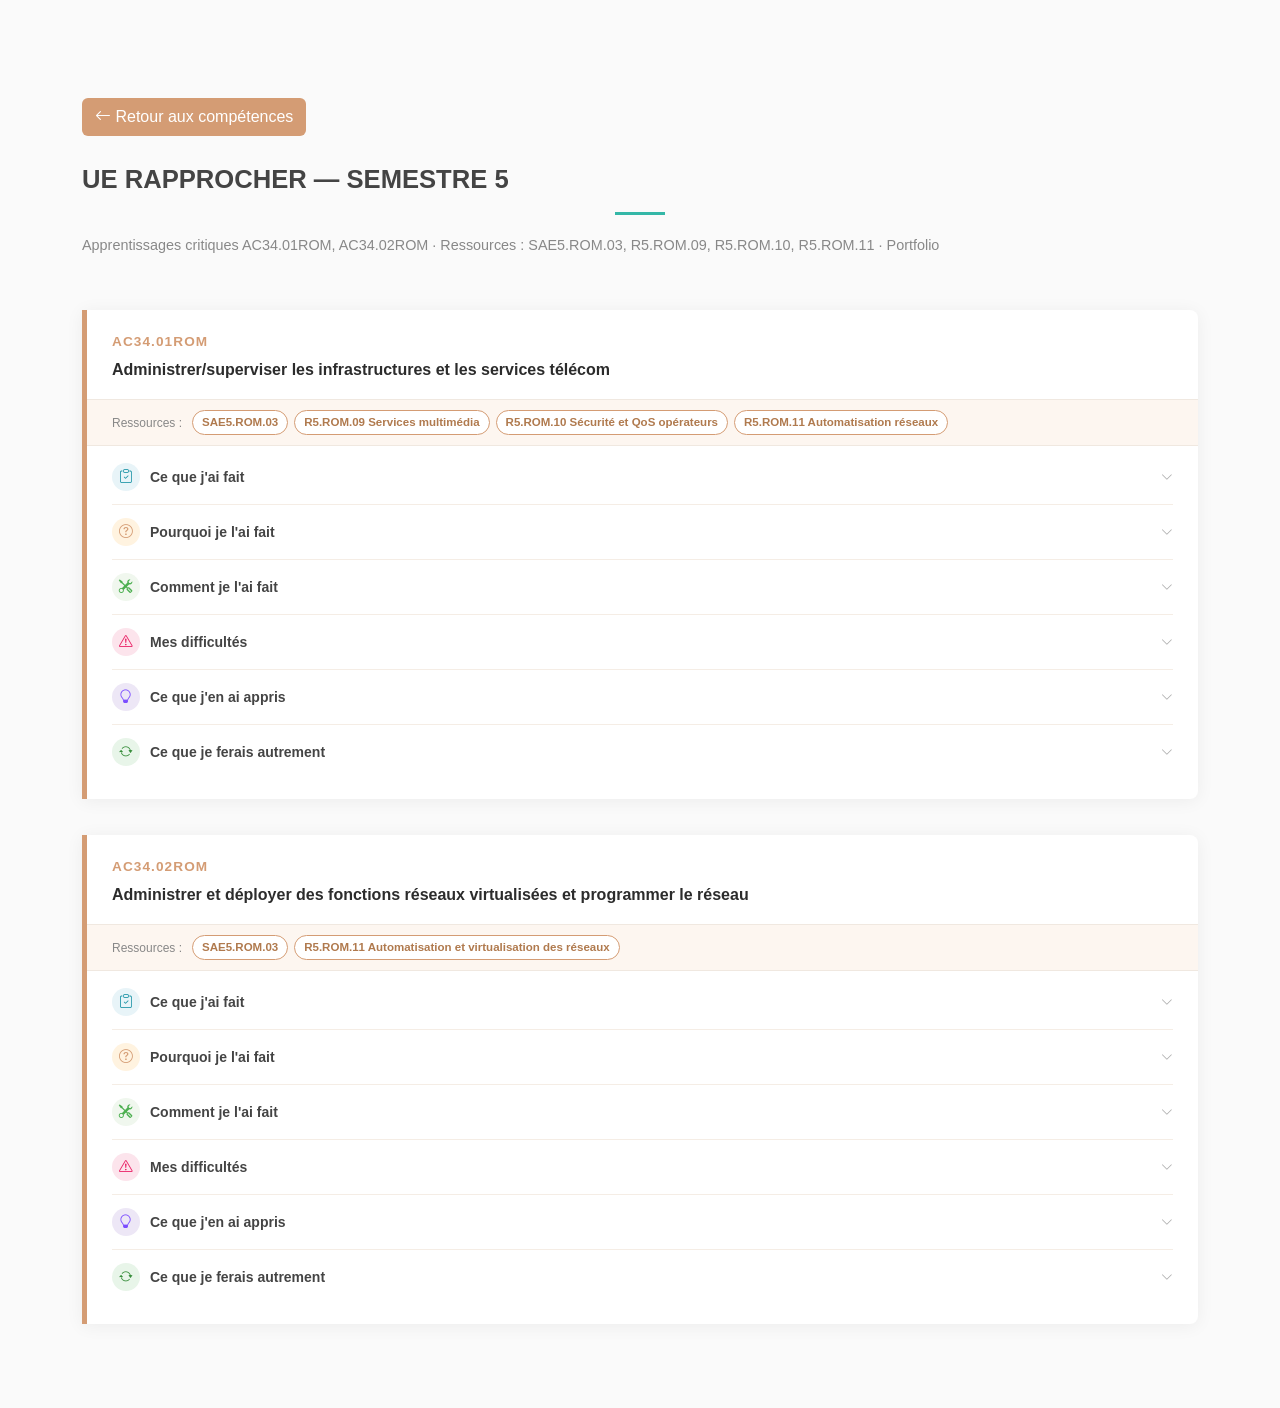
<file: details-rapprocher.html>
<!DOCTYPE html>
<html lang="fr">
<head>
  <meta charset="utf-8">
  <meta content="width=device-width, initial-scale=1.0" name="viewport">
  <title>Détails AC Rapprocher - Indira Luis</title>
  <link href="assets/vendor/bootstrap/css/bootstrap.min.css" rel="stylesheet">
  <link href="assets/vendor/bootstrap-icons/bootstrap-icons.css" rel="stylesheet">
  <link href="assets/vendor/aos/aos.css" rel="stylesheet">
  <link href="assets/css/style.css" rel="stylesheet">
  <style>
    body { background: #fafafa; }
    .ac-block { margin-bottom: 36px; border-left: 5px solid #D49C74; background: #fff; box-shadow: 0 2px 18px rgba(0,0,0,0.06); border-radius: 0 8px 8px 0; overflow: hidden; }
    .ac-header { padding: 22px 25px 18px; border-bottom: 1px solid #f0e8e0; }
    .ac-number { color: #D49C74; font-weight: 700; font-size: 0.85rem; letter-spacing: 0.08em; text-transform: uppercase; display: block; margin-bottom: 6px; }
    .ac-header h5 { margin: 0; font-size: 1rem; font-weight: 600; color: #2c2c2c; line-height: 1.4; }
    .ressources-line { padding: 10px 25px; background: #fdf6f0; border-bottom: 1px solid #f0e8e0; display: flex; flex-wrap: wrap; gap: 6px; align-items: center; }
    .ressources-line small { color: #888; font-size: 0.75rem; margin-right: 4px; }
    .badge-ressource { background: #fff; border: 1px solid #D49C74; color: #b07a4e; font-size: 0.72rem; font-weight: 600; padding: 3px 9px; border-radius: 20px; }
    .reflexif-accordion { padding: 4px 25px 20px; }
    .reflexif-item { border-bottom: 1px solid #f5ede5; }
    .reflexif-item:last-child { border-bottom: none; }
    .reflexif-btn { background: none; border: none; width: 100%; text-align: left; padding: 13px 0; display: flex; align-items: center; gap: 10px; cursor: pointer; font-size: 0.875rem; font-weight: 600; color: #444; transition: color .2s; }
    .reflexif-btn:hover { color: #D49C74; }
    .reflexif-btn .r-icon { width: 28px; height: 28px; border-radius: 50%; display: flex; align-items: center; justify-content: center; font-size: 0.85rem; flex-shrink: 0; }
    .reflexif-btn .r-chevron { margin-left: auto; font-size: 0.75rem; transition: transform .25s; color: #aaa; }
    .reflexif-btn[aria-expanded="true"] .r-chevron { transform: rotate(180deg); }
    .reflexif-body { padding: 0 0 14px 38px; font-size: 0.875rem; line-height: 1.7; color: #555; }
    .reflexif-body p { margin: 0 0 8px; } .reflexif-body ul { margin: 4px 0 8px; padding-left: 18px; } .reflexif-body li { margin-bottom: 4px; }
    .q1 .r-icon { background: #e8f4f8; color: #2196a8; } .q2 .r-icon { background: #fff3e0; color: #D49C74; } .q3 .r-icon { background: #f0f7ee; color: #4caf50; }
    .q4 .r-icon { background: #fce4ec; color: #e91e63; } .q5 .r-icon { background: #ede7f6; color: #7c4dff; } .q6 .r-icon { background: #e8f5e9; color: #388e3c; }
    .proof-box { background: #EFD6DF; padding: 12px 16px; border-radius: 6px; margin: 12px 0 0; font-size: 0.85rem; display: flex; align-items: center; gap: 8px; }
    .proof-box i { color: #c2606e; font-size: 1rem; flex-shrink: 0; } .proof-box a { color: #a0495a; font-weight: 600; }
    .btn-back { background: #D49C74; color: white; margin-bottom: 28px; border-radius: 6px; }
    .btn-back:hover { background: #b57f5a; color: white; }
    .semestre-section { display: none; }
    .section-title h2 { font-size: 1.6rem; } .section-title p { color: #888; font-size: 0.9rem; }
</style>
</head>
<body>
<main id="main">
<section class="container py-5">
<a href="services.html#skills" class="btn btn-back"><i class="bi bi-arrow-left"></i> Retour aux compétences</a>
<div id="section-s5" class="semestre-section">
<div class="section-title text-start mb-4">
  <h2>UE Rapprocher — Semestre 5</h2>
  <p>Apprentissages critiques AC34.01ROM, AC34.02ROM · Ressources : SAE5.ROM.03, R5.ROM.09, R5.ROM.10, R5.ROM.11 · Portfolio</p>
</div>
<div class="ac-block" data-aos="fade-up">
  <div class="ac-header"><span class="ac-number">AC34.01ROM</span><h5>Administrer/superviser les infrastructures et les services télécom</h5></div>
  <div class="ressources-line"><small>Ressources :</small><span class="badge-ressource">SAE5.ROM.03</span><span class="badge-ressource">R5.ROM.09 Services multimédia</span><span class="badge-ressource">R5.ROM.10 Sécurité et QoS opérateurs</span><span class="badge-ressource">R5.ROM.11 Automatisation réseaux</span></div>
  <div class="reflexif-accordion">
  <div class="reflexif-item q1"><button class="reflexif-btn" data-bs-toggle="collapse" data-bs-target="#s5rAC3401ROMq1" aria-expanded="false"><span class="r-icon"><i class="bi bi-clipboard-check"></i></span>Ce que j'ai fait<i class="bi bi-chevron-down r-chevron"></i></button>
  <div id="s5rAC3401ROMq1" class="collapse reflexif-body"><p>Dans la <strong>SAE5.ROM.03</strong> et les ressources associées, j'ai étudié et mis en pratique l'administration et la supervision d'infrastructures télécoms : déploiement de services multimédias (VoD, streaming, vidéoconférence), mise en œuvre de mécanismes AAA pour réseaux opérateurs (PPPoE, IPoE, BAS/BNG, RADIUS), supervision des flux (QoS DiffServ, CBWFQ/WRR) et virtualisation des fonctions réseau (SDN, NFV, SD-WAN via <strong>R5.ROM.11</strong>).</p></div></div>
  <div class="reflexif-item q2"><button class="reflexif-btn" data-bs-toggle="collapse" data-bs-target="#s5rAC3401ROMq2" aria-expanded="false"><span class="r-icon"><i class="bi bi-question-circle"></i></span>Pourquoi je l'ai fait<i class="bi bi-chevron-down r-chevron"></i></button>
  <div id="s5rAC3401ROMq2" class="collapse reflexif-body"><p>Le profil ROM forme des techniciens capables d'opérer des infrastructures opérateurs complexes. Superviser une infrastructure télécoms (surveiller les équipements, diagnostiquer les pannes, garantir les SLAs) est la mission quotidienne d'un technicien réseau chez un opérateur comme Orange.</p></div></div>
  <div class="reflexif-item q3"><button class="reflexif-btn" data-bs-toggle="collapse" data-bs-target="#s5rAC3401ROMq3" aria-expanded="false"><span class="r-icon"><i class="bi bi-tools"></i></span>Comment je l'ai fait<i class="bi bi-chevron-down r-chevron"></i></button>
  <div id="s5rAC3401ROMq3" class="collapse reflexif-body"><p><strong>R5.ROM.10</strong> : mise en œuvre AAA sur équipements opérateurs, segmentation VRF/VLAN, DHCP Snooping, QoS DiffServ. <strong>R5.ROM.09</strong> : architecture multimédia (IPTV, vidéo protection, QoS temps réel). <strong>R5.ROM.11</strong> : concepts SDN/NFV/SD-WAN, contrôleurs (OpenDaylight, OpenFlow), déploiement VxLAN, automatisation Ansible.</p></div></div>
  <div class="reflexif-item q4"><button class="reflexif-btn" data-bs-toggle="collapse" data-bs-target="#s5rAC3401ROMq4" aria-expanded="false"><span class="r-icon"><i class="bi bi-exclamation-triangle"></i></span>Mes difficultés<i class="bi bi-chevron-down r-chevron"></i></button>
  <div id="s5rAC3401ROMq4" class="collapse reflexif-body"><p>La complexité des architectures opérateurs (chaîne AAA, segmentation VRF, QoS de bout en bout) et leur interdépendance rend la supervision difficile : une panne peut avoir des causes multiples (réseau, protocole, configuration). La maîtrise des outils de diagnostic (Wireshark, logs équipements) est essentielle.</p></div></div>
  <div class="reflexif-item q5"><button class="reflexif-btn" data-bs-toggle="collapse" data-bs-target="#s5rAC3401ROMq5" aria-expanded="false"><span class="r-icon"><i class="bi bi-lightbulb"></i></span>Ce que j'en ai appris<i class="bi bi-chevron-down r-chevron"></i></button>
  <div id="s5rAC3401ROMq5" class="collapse reflexif-body"><p>J'ai compris la différence fondamentale entre une infrastructure entreprise (simple, flat) et une infrastructure opérateur (multi-tenant, VRF, QoS stricte, SLAs). Les mécanismes AAA et QoS opérateurs sont directement applicables dans mon alternance chez Orange (réseau structurant, BNG).</p></div></div>
  <div class="reflexif-item q6"><button class="reflexif-btn" data-bs-toggle="collapse" data-bs-target="#s5rAC3401ROMq6" aria-expanded="false"><span class="r-icon"><i class="bi bi-arrow-repeat"></i></span>Ce que je ferais autrement<i class="bi bi-chevron-down r-chevron"></i></button>
  <div id="s5rAC3401ROMq6" class="collapse reflexif-body"><p>Mettre en place un environnement de simulation plus réaliste (GNS3 avec topologie opérateur complète : BNG, RADIUS, clients PPPoE) pour tester des scenarii de pannes et valider les configurations avant déploiement en production.</p></div></div>
</div>
</div>
<div class="ac-block" data-aos="fade-up">
  <div class="ac-header"><span class="ac-number">AC34.02ROM</span><h5>Administrer et déployer des fonctions réseaux virtualisées et programmer le réseau</h5></div>
  <div class="ressources-line"><small>Ressources :</small><span class="badge-ressource">SAE5.ROM.03</span><span class="badge-ressource">R5.ROM.11 Automatisation et virtualisation des réseaux</span></div>
  <div class="reflexif-accordion">
  <div class="reflexif-item q1"><button class="reflexif-btn" data-bs-toggle="collapse" data-bs-target="#s5rAC3402ROMq1" aria-expanded="false"><span class="r-icon"><i class="bi bi-clipboard-check"></i></span>Ce que j'ai fait<i class="bi bi-chevron-down r-chevron"></i></button>
  <div id="s5rAC3402ROMq1" class="collapse reflexif-body"><p>En <strong>R5.ROM.11</strong>, j'ai étudié et mis en pratique les architectures de virtualisation et automatisation des réseaux : SDN (Software-Defined Networking), NFV (Network Functions Virtualization), SD-WAN, VxLAN (Overlay networks), contrôleurs SDN (OpenDaylight, OpenFlow). Dans la <strong>SAE5.ROM.03</strong>, déploiement de fonctions virtualisées (conteneurs Docker pour services réseau) et premières mises en œuvre d'automatisation.</p></div></div>
  <div class="reflexif-item q2"><button class="reflexif-btn" data-bs-toggle="collapse" data-bs-target="#s5rAC3402ROMq2" aria-expanded="false"><span class="r-icon"><i class="bi bi-question-circle"></i></span>Pourquoi je l'ai fait<i class="bi bi-chevron-down r-chevron"></i></button>
  <div id="s5rAC3402ROMq2" class="collapse reflexif-body"><p>Les réseaux modernes (datacenter, opérateurs, cloud) sont virtualisés et programmables. Un ingénieur réseau qui ne maîtrise pas ces concepts sera limité dans sa capacité à gérer des infrastructures modernes. Orange s'appuie massivement sur la virtualisation NFV pour ses réseaux cœur.</p></div></div>
  <div class="reflexif-item q3"><button class="reflexif-btn" data-bs-toggle="collapse" data-bs-target="#s5rAC3402ROMq3" aria-expanded="false"><span class="r-icon"><i class="bi bi-tools"></i></span>Comment je l'ai fait<i class="bi bi-chevron-down r-chevron"></i></button>
  <div id="s5rAC3402ROMq3" class="collapse reflexif-body"><p><strong>R5.ROM.11</strong> : architecture SDN (plan de contrôle séparé du plan de données), NFV (VNF sur infrastructure standard), SD-WAN (overlay WAN, politiques applicatives). VxLAN pour les réseaux overlay (VTEP, VNI, encapsulation UDP). Introduction à Ansible pour l'automatisation des configurations réseau. API Nord/Sud des contrôleurs SDN.</p></div></div>
  <div class="reflexif-item q4"><button class="reflexif-btn" data-bs-toggle="collapse" data-bs-target="#s5rAC3402ROMq4" aria-expanded="false"><span class="r-icon"><i class="bi bi-exclamation-triangle"></i></span>Mes difficultés<i class="bi bi-chevron-down r-chevron"></i></button>
  <div id="s5rAC3402ROMq4" class="collapse reflexif-body"><p>L'abstraction introduite par SDN/NFV est difficile à appréhender initialement : passer du modèle "équipement physique avec CLI" à un modèle "infrastructure programmable via API" demande un changement de paradigme. La compréhension de VxLAN (encapsulation sur L3, VTEP) a nécessité plusieurs passes.</p></div></div>
  <div class="reflexif-item q5"><button class="reflexif-btn" data-bs-toggle="collapse" data-bs-target="#s5rAC3402ROMq5" aria-expanded="false"><span class="r-icon"><i class="bi bi-lightbulb"></i></span>Ce que j'en ai appris<i class="bi bi-chevron-down r-chevron"></i></button>
  <div id="s5rAC3402ROMq5" class="collapse reflexif-body"><p>La virtualisation des fonctions réseau (NFV) change profondément le métier : les techniciens réseau doivent désormais maîtriser des compétences "cloud" (conteneurs, orchestration, API) en plus des compétences réseau traditionnelles. SDN/NFV sont des technologies stratégiques pour Orange et les opérateurs en général.</p></div></div>
  <div class="reflexif-item q6"><button class="reflexif-btn" data-bs-toggle="collapse" data-bs-target="#s5rAC3402ROMq6" aria-expanded="false"><span class="r-icon"><i class="bi bi-arrow-repeat"></i></span>Ce que je ferais autrement<i class="bi bi-chevron-down r-chevron"></i></button>
  <div id="s5rAC3402ROMq6" class="collapse reflexif-body"><p>Pratiquer davantage Ansible pour l'automatisation des configurations réseau — remplacer les configurations manuelles par des playbooks reproductibles. Explorer OpenStack ou OpenDaylight en environnement lab pour valider la compréhension théorique.</p></div></div>
</div>
  
</div>

</div>
<div id="section-s6" class="semestre-section">
<div class="section-title text-start mb-4">
  <h2>UE Rapprocher — Semestre 6</h2>
  <p>Apprentissages critiques AC34.01ROM, AC34.02ROM · Ressources : SAÉ 6.ROM.01, R6.ROM.04, SAÉ 6.Entreprise · Portfolio</p>
</div>
<div class="ac-block" data-aos="fade-up">
  <div class="ac-header"><span class="ac-number">AC34.01ROM</span><h5>Administrer/superviser les infrastructures et les services télécom</h5></div>
  <div class="ressources-line"><small>Ressources :</small><span class="badge-ressource">SAÉ 6.ROM.01</span><span class="badge-ressource">R6.ROM.04 Veille technologique</span></div>
  <div class="reflexif-accordion">
  <div class="reflexif-item q1"><button class="reflexif-btn" data-bs-toggle="collapse" data-bs-target="#s6rAC3401ROMq1" aria-expanded="false"><span class="r-icon"><i class="bi bi-clipboard-check"></i></span>Ce que j'ai fait<i class="bi bi-chevron-down r-chevron"></i></button>
  <div id="s6rAC3401ROMq1" class="collapse reflexif-body"><p>Dans la <strong>SAÉ 6.ROM.01</strong>, j'ai analysé comment l'administration et la supervision des infrastructures télécoms évolueront avec l'IMT-2030 : maintenance prédictive et auto-optimisation par une architecture réseau <strong>AI-Native</strong> (self-healing), détection intégrée (ISAC) transformant le réseau lui-même en outil de supervision environnementale. En parallèle de cette veille, mon alternance chez Orange m'a confrontée à la supervision réelle d'infrastructures télécoms actuelles (réseau structurant, équipements terrain).</p></div></div>
  <div class="reflexif-item q2"><button class="reflexif-btn" data-bs-toggle="collapse" data-bs-target="#s6rAC3401ROMq2" aria-expanded="false"><span class="r-icon"><i class="bi bi-question-circle"></i></span>Pourquoi je l'ai fait<i class="bi bi-chevron-down r-chevron"></i></button>
  <div id="s6rAC3401ROMq2" class="collapse reflexif-body"><p>La supervision des infrastructures opérateurs évolue vers l'automatisation prédictive (self-healing) : un futur technicien ROM doit anticiper ce basculement pour rester pertinent, plutôt que de se limiter aux méthodes de supervision réactive (alertes, tickets) déjà pratiquées en S5 et en alternance.</p></div></div>
  <div class="reflexif-item q3"><button class="reflexif-btn" data-bs-toggle="collapse" data-bs-target="#s6rAC3401ROMq3" aria-expanded="false"><span class="r-icon"><i class="bi bi-tools"></i></span>Comment je l'ai fait<i class="bi bi-chevron-down r-chevron"></i></button>
  <div id="s6rAC3401ROMq3" class="collapse reflexif-body"><p>Étude des architectures AI-Native (auto-optimisation, maintenance prédictive du réseau) décrites dans les documents prospectifs UIT/3GPP, mise en regard avec les pratiques de supervision opérateur déjà étudiées en S5 (AAA, QoS, VRF via R5.ROM.10) et observées concrètement en alternance chez Orange sur des infrastructures actuelles.</p></div></div>
  <div class="reflexif-item q4"><button class="reflexif-btn" data-bs-toggle="collapse" data-bs-target="#s6rAC3401ROMq4" aria-expanded="false"><span class="r-icon"><i class="bi bi-exclamation-triangle"></i></span>Mes difficultés<i class="bi bi-chevron-down r-chevron"></i></button>
  <div id="s6rAC3401ROMq4" class="collapse reflexif-body"><p>L'écart entre la supervision "self-healing" prospective de la 6G et la supervision encore largement manuelle/réactive que j'observe en alternance est important : il a fallu nuancer mon analyse pour ne pas surestimer la maturité actuelle de ces technologies chez les opérateurs.</p></div></div>
  <div class="reflexif-item q5"><button class="reflexif-btn" data-bs-toggle="collapse" data-bs-target="#s6rAC3401ROMq5" aria-expanded="false"><span class="r-icon"><i class="bi bi-lightbulb"></i></span>Ce que j'en ai appris<i class="bi bi-chevron-down r-chevron"></i></button>
  <div id="s6rAC3401ROMq5" class="collapse reflexif-body"><p>La supervision opérateur de demain sera de moins en moins une activité de surveillance manuelle et de plus en plus une activité de validation des décisions prises automatiquement par l'IA du réseau. Cela ne supprime pas le rôle du technicien, mais le déplace vers l'analyse et l'arbitrage plutôt que la détection pure.</p></div></div>
  <div class="reflexif-item q6"><button class="reflexif-btn" data-bs-toggle="collapse" data-bs-target="#s6rAC3401ROMq6" aria-expanded="false"><span class="r-icon"><i class="bi bi-arrow-repeat"></i></span>Ce que je ferais autrement<i class="bi bi-chevron-down r-chevron"></i></button>
  <div id="s6rAC3401ROMq6" class="collapse reflexif-body"><p>Documenter plus précisément les outils de supervision réellement utilisés en alternance chez Orange (niveau de maturité, degré d'automatisation actuel) pour comparer factuellement la trajectoire théorique 6G à la réalité opérationnelle du terrain.</p></div></div>
</div>
  <div class="proof-box"><i class="bi bi-file-earmark-pdf-fill"></i><span><strong>Preuve :</strong> <a href="assets/pdf/SAE6ROM01_Indira_Hugo_Clement.pdf" target="_blank">Support de veille technologique 6G — SAÉ 6.ROM.01 (PDF)</a></span></div>
</div>
<div class="ac-block" data-aos="fade-up">
  <div class="ac-header"><span class="ac-number">AC34.02ROM</span><h5>Administrer et déployer des fonctions réseaux virtualisées et programmer le réseau</h5></div>
  <div class="ressources-line"><small>Ressources :</small><span class="badge-ressource">SAÉ 6.ROM.01</span><span class="badge-ressource">R6.ROM.04 Veille technologique</span></div>
  <div class="reflexif-accordion">
  <div class="reflexif-item q1"><button class="reflexif-btn" data-bs-toggle="collapse" data-bs-target="#s6rAC3402ROMq1" aria-expanded="false"><span class="r-icon"><i class="bi bi-clipboard-check"></i></span>Ce que j'ai fait<i class="bi bi-chevron-down r-chevron"></i></button>
  <div id="s6rAC3402ROMq1" class="collapse reflexif-body"><p>Prolongement de mes connaissances SDN/NFV (R5.ROM.11) dans le cadre de la <strong>SAÉ 6.ROM.01</strong> : étude de la manière dont l'architecture AI-Native de l'IMT-2030 va au-delà de la simple virtualisation des fonctions réseau (NFV) pour intégrer une couche d'intelligence artificielle nativement responsable de l'orchestration et de l'optimisation des ressources réseau virtualisées.</p></div></div>
  <div class="reflexif-item q2"><button class="reflexif-btn" data-bs-toggle="collapse" data-bs-target="#s6rAC3402ROMq2" aria-expanded="false"><span class="r-icon"><i class="bi bi-question-circle"></i></span>Pourquoi je l'ai fait<i class="bi bi-chevron-down r-chevron"></i></button>
  <div id="s6rAC3402ROMq2" class="collapse reflexif-body"><p>Les compétences SDN/NFV acquises en S5 constituent un socle qui sera nécessairement enrichi par l'intégration de l'IA dans l'orchestration réseau. Comprendre cette trajectoire permet de savoir quelles compétences complémentaires (data, IA) développer pour rester pertinente sur des infrastructures virtualisées de nouvelle génération.</p></div></div>
  <div class="reflexif-item q3"><button class="reflexif-btn" data-bs-toggle="collapse" data-bs-target="#s6rAC3402ROMq3" aria-expanded="false"><span class="r-icon"><i class="bi bi-tools"></i></span>Comment je l'ai fait<i class="bi bi-chevron-down r-chevron"></i></button>
  <div id="s6rAC3402ROMq3" class="collapse reflexif-body"><p>Analyse des architectures AI-Native décrites dans les publications 3GPP/UIT relatives à l'IMT-2030, mise en perspective avec les concepts SDN (plan de contrôle centralisé), NFV (fonctions virtualisées) et SD-WAN déjà étudiés en <strong>R5.ROM.11</strong>. Identification des compétences mixtes désormais requises : virtualisation, gestion d'IA, cybersécurité, interconnexion avec les réseaux spatiaux (NTN).</p></div></div>
  <div class="reflexif-item q4"><button class="reflexif-btn" data-bs-toggle="collapse" data-bs-target="#s6rAC3402ROMq4" aria-expanded="false"><span class="r-icon"><i class="bi bi-exclamation-triangle"></i></span>Mes difficultés<i class="bi bi-chevron-down r-chevron"></i></button>
  <div id="s6rAC3402ROMq4" class="collapse reflexif-body"><p>Le sujet reste largement prospectif et je n'ai pas pu le confronter à une mise en pratique concrète cette année (pas de TP SDN/IA en S6) : mon analyse repose donc sur une compréhension documentaire plutôt qu'expérimentale, ce qui limite la profondeur de mon retour d'expérience sur cet AC.</p></div></div>
  <div class="reflexif-item q5"><button class="reflexif-btn" data-bs-toggle="collapse" data-bs-target="#s6rAC3402ROMq5" aria-expanded="false"><span class="r-icon"><i class="bi bi-lightbulb"></i></span>Ce que j'en ai appris<i class="bi bi-chevron-down r-chevron"></i></button>
  <div id="s6rAC3402ROMq5" class="collapse reflexif-body"><p>Programmer le réseau ne se limitera plus à écrire des playbooks Ansible ou des règles SDN statiques (S5) : cela impliquera de superviser des systèmes qui apprennent et s'auto-optimisent. C'est une bascule de compétence importante pour mon orientation cybersécurité à l'OSIIC, où la maîtrise des réseaux programmables et intelligents sera un atout.</p></div></div>
  <div class="reflexif-item q6"><button class="reflexif-btn" data-bs-toggle="collapse" data-bs-target="#s6rAC3402ROMq6" aria-expanded="false"><span class="r-icon"><i class="bi bi-arrow-repeat"></i></span>Ce que je ferais autrement<i class="bi bi-chevron-down r-chevron"></i></button>
  <div id="s6rAC3402ROMq6" class="collapse reflexif-body"><p>Chercher à mettre en pratique un contrôleur SDN open-source (OpenDaylight) couplé à un script d'automatisation simple, pour ne pas rester uniquement sur une compréhension théorique de cette évolution vers des réseaux programmables intelligents.</p></div></div>
</div>
</div>

</div>
</section>
</main>
<script src="assets/vendor/aos/aos.js"></script>
<script src="assets/vendor/bootstrap/js/bootstrap.bundle.min.js"></script>
<script>
  AOS.init({ duration: 500, once: true });
  function afficherBonSemestre() {
    const hash = window.location.hash;
    document.getElementById('section-s5').style.display = (hash === '#semestre6') ? 'none' : 'block';
    document.getElementById('section-s6').style.display = (hash === '#semestre6') ? 'block' : 'none';
  }
  window.onload = afficherBonSemestre;
  window.onhashchange = afficherBonSemestre;
</script>
</body>
</html>
</file>
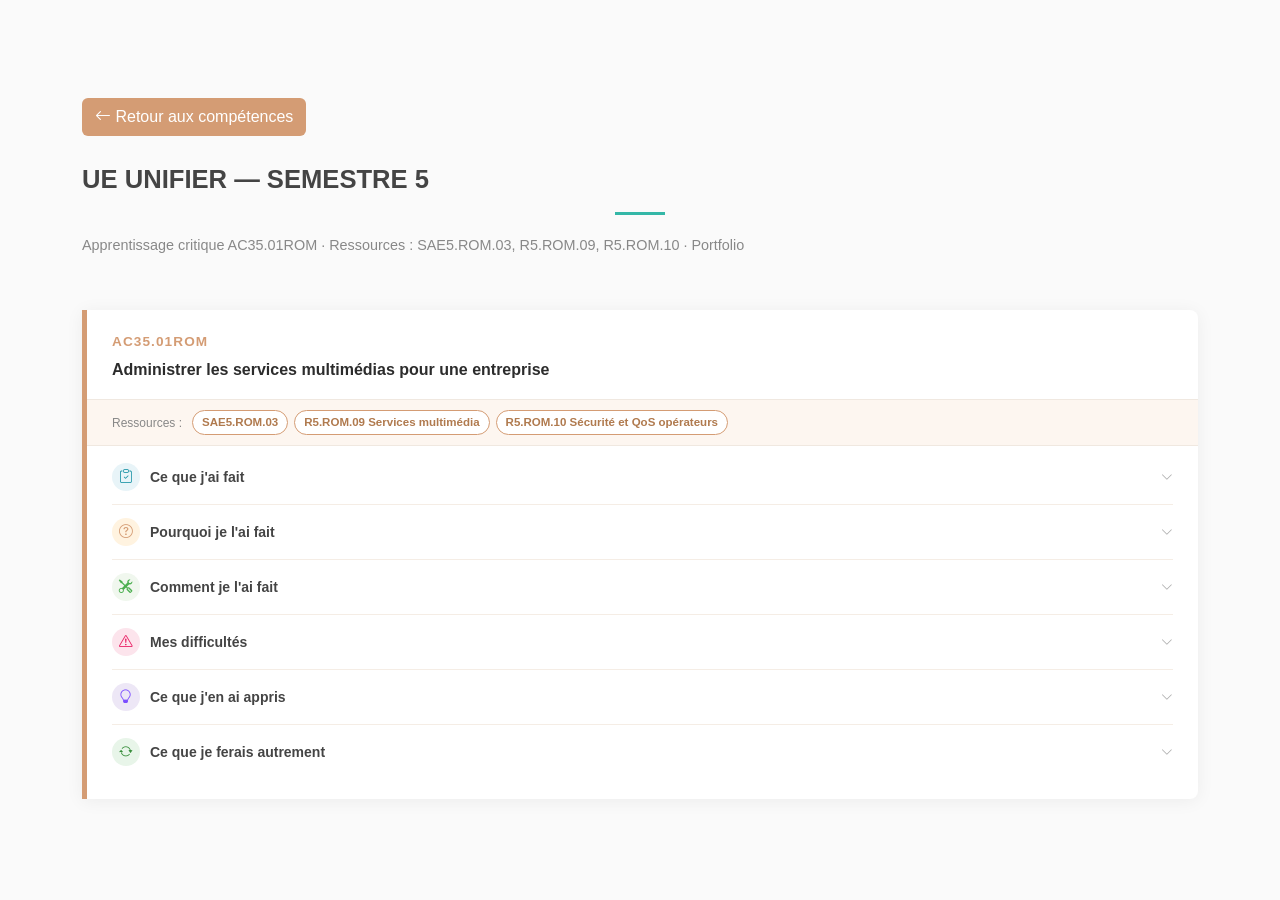
<file: details-unifier.html>
<!DOCTYPE html>
<html lang="fr">
<head>
  <meta charset="utf-8">
  <meta content="width=device-width, initial-scale=1.0" name="viewport">
  <title>Détails AC Unifier - Indira Luis</title>
  <link href="assets/vendor/bootstrap/css/bootstrap.min.css" rel="stylesheet">
  <link href="assets/vendor/bootstrap-icons/bootstrap-icons.css" rel="stylesheet">
  <link href="assets/vendor/aos/aos.css" rel="stylesheet">
  <link href="assets/css/style.css" rel="stylesheet">
  <style>
    body { background: #fafafa; }
    .ac-block { margin-bottom: 36px; border-left: 5px solid #D49C74; background: #fff; box-shadow: 0 2px 18px rgba(0,0,0,0.06); border-radius: 0 8px 8px 0; overflow: hidden; }
    .ac-header { padding: 22px 25px 18px; border-bottom: 1px solid #f0e8e0; }
    .ac-number { color: #D49C74; font-weight: 700; font-size: 0.85rem; letter-spacing: 0.08em; text-transform: uppercase; display: block; margin-bottom: 6px; }
    .ac-header h5 { margin: 0; font-size: 1rem; font-weight: 600; color: #2c2c2c; line-height: 1.4; }
    .ressources-line { padding: 10px 25px; background: #fdf6f0; border-bottom: 1px solid #f0e8e0; display: flex; flex-wrap: wrap; gap: 6px; align-items: center; }
    .ressources-line small { color: #888; font-size: 0.75rem; margin-right: 4px; }
    .badge-ressource { background: #fff; border: 1px solid #D49C74; color: #b07a4e; font-size: 0.72rem; font-weight: 600; padding: 3px 9px; border-radius: 20px; }
    .reflexif-accordion { padding: 4px 25px 20px; }
    .reflexif-item { border-bottom: 1px solid #f5ede5; }
    .reflexif-item:last-child { border-bottom: none; }
    .reflexif-btn { background: none; border: none; width: 100%; text-align: left; padding: 13px 0; display: flex; align-items: center; gap: 10px; cursor: pointer; font-size: 0.875rem; font-weight: 600; color: #444; transition: color .2s; }
    .reflexif-btn:hover { color: #D49C74; }
    .reflexif-btn .r-icon { width: 28px; height: 28px; border-radius: 50%; display: flex; align-items: center; justify-content: center; font-size: 0.85rem; flex-shrink: 0; }
    .reflexif-btn .r-chevron { margin-left: auto; font-size: 0.75rem; transition: transform .25s; color: #aaa; }
    .reflexif-btn[aria-expanded="true"] .r-chevron { transform: rotate(180deg); }
    .reflexif-body { padding: 0 0 14px 38px; font-size: 0.875rem; line-height: 1.7; color: #555; }
    .reflexif-body p { margin: 0 0 8px; } .reflexif-body ul { margin: 4px 0 8px; padding-left: 18px; } .reflexif-body li { margin-bottom: 4px; }
    .q1 .r-icon { background: #e8f4f8; color: #2196a8; } .q2 .r-icon { background: #fff3e0; color: #D49C74; } .q3 .r-icon { background: #f0f7ee; color: #4caf50; }
    .q4 .r-icon { background: #fce4ec; color: #e91e63; } .q5 .r-icon { background: #ede7f6; color: #7c4dff; } .q6 .r-icon { background: #e8f5e9; color: #388e3c; }
    .proof-box { background: #EFD6DF; padding: 12px 16px; border-radius: 6px; margin: 12px 0 0; font-size: 0.85rem; display: flex; align-items: center; gap: 8px; }
    .proof-box i { color: #c2606e; font-size: 1rem; flex-shrink: 0; } .proof-box a { color: #a0495a; font-weight: 600; }
    .btn-back { background: #D49C74; color: white; margin-bottom: 28px; border-radius: 6px; }
    .btn-back:hover { background: #b57f5a; color: white; }
    .semestre-section { display: none; }
    .section-title h2 { font-size: 1.6rem; } .section-title p { color: #888; font-size: 0.9rem; }
</style>
</head>
<body>
<main id="main">
<section class="container py-5">
<a href="services.html#skills" class="btn btn-back"><i class="bi bi-arrow-left"></i> Retour aux compétences</a>
<div id="section-s5" class="semestre-section">
<div class="section-title text-start mb-4">
  <h2>UE Unifier — Semestre 5</h2>
  <p>Apprentissage critique AC35.01ROM · Ressources : SAE5.ROM.03, R5.ROM.09, R5.ROM.10 · Portfolio</p>
</div>
<div class="ac-block" data-aos="fade-up">
  <div class="ac-header"><span class="ac-number">AC35.01ROM</span><h5>Administrer les services multimédias pour une entreprise</h5></div>
  <div class="ressources-line"><small>Ressources :</small><span class="badge-ressource">SAE5.ROM.03</span><span class="badge-ressource">R5.ROM.09 Services multimédia</span><span class="badge-ressource">R5.ROM.10 Sécurité et QoS opérateurs</span></div>
  <div class="reflexif-accordion">
  <div class="reflexif-item q1"><button class="reflexif-btn" data-bs-toggle="collapse" data-bs-target="#s5uAC3501ROMq1" aria-expanded="false"><span class="r-icon"><i class="bi bi-clipboard-check"></i></span>Ce que j'ai fait<i class="bi bi-chevron-down r-chevron"></i></button>
  <div id="s5uAC3501ROMq1" class="collapse reflexif-body"><p>Dans la <strong>SAE5.ROM.03</strong> et la ressource <strong>R5.ROM.09</strong>, j'ai étudié et mis en pratique l'administration de services multimédias : architectures dédiées aux services VoD/streaming/vidéosurveillance/visioconférence, protocoles de transport des flux temps réel (RTP, RTSP, HLS/DASH), QoS pour le multimédia (IGMP, marquage DSCP), mécanismes de sécurisation (vulnérabilités multimédia, chiffrement des flux). La SAE5.01 a également constitué une preuve indirecte : déploiement d'environnements avec Wireshark pour l'analyse de captures de flux réseau incluant des flux multimédia.</p></div></div>
  <div class="reflexif-item q2"><button class="reflexif-btn" data-bs-toggle="collapse" data-bs-target="#s5uAC3501ROMq2" aria-expanded="false"><span class="r-icon"><i class="bi bi-question-circle"></i></span>Pourquoi je l'ai fait<i class="bi bi-chevron-down r-chevron"></i></button>
  <div id="s5uAC3501ROMq2" class="collapse reflexif-body"><p>Les services multimédias (téléphonie sur IP, visioconférence, IPTV) sont des services clés des opérateurs télécom et des entreprises modernes. Leur administration est spécifique et complexe : latence, gigue, perte de paquets ont des impacts directs sur la qualité perçue par l'utilisateur.</p></div></div>
  <div class="reflexif-item q3"><button class="reflexif-btn" data-bs-toggle="collapse" data-bs-target="#s5uAC3501ROMq3" aria-expanded="false"><span class="r-icon"><i class="bi bi-tools"></i></span>Comment je l'ai fait<i class="bi bi-chevron-down r-chevron"></i></button>
  <div id="s5uAC3501ROMq3" class="collapse reflexif-body"><p><strong>R5.ROM.09</strong> : présentation des services multimédias (VOD, streaming, vidéosurveillance, visioconférence), mécanismes de transport (RTP/RTSP, IGMP multicast, DASH/CDN, DVB), QoS temps réel, vulnérabilités multimédia. <strong>R5.ROM.10</strong> : QoS opérateur pour garantir la qualité des flux multimédias (classification, marquage, ordonnancement prioritaire). Analyse Wireshark des trames VoIP (SIP, RTP) en TP.</p></div></div>
  <div class="reflexif-item q4"><button class="reflexif-btn" data-bs-toggle="collapse" data-bs-target="#s5uAC3501ROMq4" aria-expanded="false"><span class="r-icon"><i class="bi bi-exclamation-triangle"></i></span>Mes difficultés<i class="bi bi-chevron-down r-chevron"></i></button>
  <div id="s5uAC3501ROMq4" class="collapse reflexif-body"><p>La QoS multimédia est particulièrement délicate car elle doit être garantie de bout en bout, or chaque équipement réseau intermédiaire peut dégrader la qualité. Comprendre l'impact de la gigue (variation de délai) sur la qualité audio/vidéo et les mécanismes de buffer de compensation a demandé un effort d'abstraction.</p></div></div>
  <div class="reflexif-item q5"><button class="reflexif-btn" data-bs-toggle="collapse" data-bs-target="#s5uAC3501ROMq5" aria-expanded="false"><span class="r-icon"><i class="bi bi-lightbulb"></i></span>Ce que j'en ai appris<i class="bi bi-chevron-down r-chevron"></i></button>
  <div id="s5uAC3501ROMq5" class="collapse reflexif-body"><p>Les services multimédias ont des exigences réseau radicalement différentes des données : la tolérance à la latence est très faible (< 150ms pour la voix) mais une légère perte de paquets est acceptable, alors que l'inverse est vrai pour les données. Cette compréhension est directement applicable dans mon contexte Orange (services IPTV, téléphonie, accès Internet).</p></div></div>
  <div class="reflexif-item q6"><button class="reflexif-btn" data-bs-toggle="collapse" data-bs-target="#s5uAC3501ROMq6" aria-expanded="false"><span class="r-icon"><i class="bi bi-arrow-repeat"></i></span>Ce que je ferais autrement<i class="bi bi-chevron-down r-chevron"></i></button>
  <div id="s5uAC3501ROMq6" class="collapse reflexif-body"><p>Mettre en place un vrai laboratoire de flux temps réel (serveur IPTV, client VLC, mesure RSSI/gigue avec Wireshark) pour valider experimentalement les mécanismes de QoS étudiés théoriquement. Analyser des captures Wireshark réelles de flux SIP/RTP.</p></div></div>
</div>
</div>

</div>
<div id="section-s6" class="semestre-section">
<div class="section-title text-start mb-4">
  <h2>UE Unifier — Semestre 6</h2>
  <p>Apprentissage critique AC35.01ROM · Ressources : SAÉ 6.ROM.01, R6.ROM.04 · Portfolio</p>
</div>
<div class="ac-block" data-aos="fade-up">
  <div class="ac-header"><span class="ac-number">AC35.01ROM</span><h5>Administrer les services multimédias pour une entreprise</h5></div>
  <div class="ressources-line"><small>Ressources :</small><span class="badge-ressource">SAÉ 6.ROM.01</span><span class="badge-ressource">R6.ROM.04 Veille technologique</span></div>
  <div class="reflexif-accordion">
  <div class="reflexif-item q1"><button class="reflexif-btn" data-bs-toggle="collapse" data-bs-target="#s6uAC3501ROMq1" aria-expanded="false"><span class="r-icon"><i class="bi bi-clipboard-check"></i></span>Ce que j'ai fait<i class="bi bi-chevron-down r-chevron"></i></button>
  <div id="s6uAC3501ROMq1" class="collapse reflexif-body"><p>Dans la <strong>SAÉ 6.ROM.01</strong>, j'ai étudié comment l'IMT-2030 transformera les services multimédias d'entreprise : le pilier <strong>ISAC</strong> (Integrated Sensing And Communication) permettra au réseau lui-même de faire office de capteur environnemental sans dépendre de caméras dédiées, et les réseaux hybrides <strong>NTN</strong> (terrestre + satellite LEO + drones) garantiront la continuité des flux multimédias même dans des zones mal couvertes aujourd'hui — un enjeu direct pour la visioconférence et la vidéosurveillance étudiées en S5.</p></div></div>
  <div class="reflexif-item q2"><button class="reflexif-btn" data-bs-toggle="collapse" data-bs-target="#s6uAC3501ROMq2" aria-expanded="false"><span class="r-icon"><i class="bi bi-question-circle"></i></span>Pourquoi je l'ai fait<i class="bi bi-chevron-down r-chevron"></i></button>
  <div id="s6uAC3501ROMq2" class="collapse reflexif-body"><p>Les services multimédias étudiés en S5 (VoD, visioconférence, vidéosurveillance) reposent sur des infrastructures qui vont profondément évoluer avec la 6G. Comprendre cette trajectoire permet d'anticiper les nouvelles contraintes d'administration (confidentialité des données ISAC, disponibilité via NTN) plutôt que de figer mes compétences sur les protocoles actuels (RTP/RTSP, IGMP).</p></div></div>
  <div class="reflexif-item q3"><button class="reflexif-btn" data-bs-toggle="collapse" data-bs-target="#s6uAC3501ROMq3" aria-expanded="false"><span class="r-icon"><i class="bi bi-tools"></i></span>Comment je l'ai fait<i class="bi bi-chevron-down r-chevron"></i></button>
  <div id="s6uAC3501ROMq3" class="collapse reflexif-body"><p>Étude des piliers technologiques IMT-2030 (ISAC, RIS, NTN, architecture AI-Native) dans les documents 3GPP/UIT, mise en regard avec les fondamentaux QoS multimédia acquis en S5 (R5.ROM.09/R5.ROM.10 : latence, gigue, marquage DSCP). Analyse spécifique des enjeux RGPD/IA Act soulevés par la détection intégrée ISAC, qui capte des données environnementales pouvant relever de la vie privée.</p></div></div>
  <div class="reflexif-item q4"><button class="reflexif-btn" data-bs-toggle="collapse" data-bs-target="#s6uAC3501ROMq4" aria-expanded="false"><span class="r-icon"><i class="bi bi-exclamation-triangle"></i></span>Mes difficultés<i class="bi bi-chevron-down r-chevron"></i></button>
  <div id="s6uAC3501ROMq4" class="collapse reflexif-body"><p>ISAC est un concept encore émergent, peu documenté par des cas d'usage concrets d'entreprise : il a été difficile de dépasser une lecture uniquement théorique du pilier pour l'ancrer dans une administration réelle de services multimédias, faute de retour d'expérience ou de TP disponible sur cette technologie encore expérimentale.</p></div></div>
  <div class="reflexif-item q5"><button class="reflexif-btn" data-bs-toggle="collapse" data-bs-target="#s6uAC3501ROMq5" aria-expanded="false"><span class="r-icon"><i class="bi bi-lightbulb"></i></span>Ce que j'en ai appris<i class="bi bi-chevron-down r-chevron"></i></button>
  <div id="s6uAC3501ROMq5" class="collapse reflexif-body"><p>Administrer des services multimédias, ce n'est plus seulement garantir la qualité d'un flux (S5) : avec l'ISAC, c'est aussi gérer une nouvelle source de données sensibles générée par le réseau lui-même. Cela renforce le lien entre ma formation ROM et mon orientation vers la cybersécurité (OSIIC), où la protection des données devient indissociable de l'administration réseau.</p></div></div>
  <div class="reflexif-item q6"><button class="reflexif-btn" data-bs-toggle="collapse" data-bs-target="#s6uAC3501ROMq6" aria-expanded="false"><span class="r-icon"><i class="bi bi-arrow-repeat"></i></span>Ce que je ferais autrement<i class="bi bi-chevron-down r-chevron"></i></button>
  <div id="s6uAC3501ROMq6" class="collapse reflexif-body"><p>Compléter cette veille prospective par une analyse de captures Wireshark réelles de flux multimédias (VoIP, RTP) rencontrés en alternance chez Orange, pour ancrer davantage la réflexion sur l'administration des services multimédias dans une pratique actuelle et pas seulement dans la prospective 6G.</p></div></div>
</div>
</div>

</div>
</section>
</main>
<script src="assets/vendor/aos/aos.js"></script>
<script src="assets/vendor/bootstrap/js/bootstrap.bundle.min.js"></script>
<script>
  AOS.init({ duration: 500, once: true });
  function afficherBonSemestre() {
    const hash = window.location.hash;
    document.getElementById('section-s5').style.display = (hash === '#semestre6') ? 'none' : 'block';
    document.getElementById('section-s6').style.display = (hash === '#semestre6') ? 'block' : 'none';
  }
  window.onload = afficherBonSemestre;
  window.onhashchange = afficherBonSemestre;
</script>
</body>
</html>
</file>
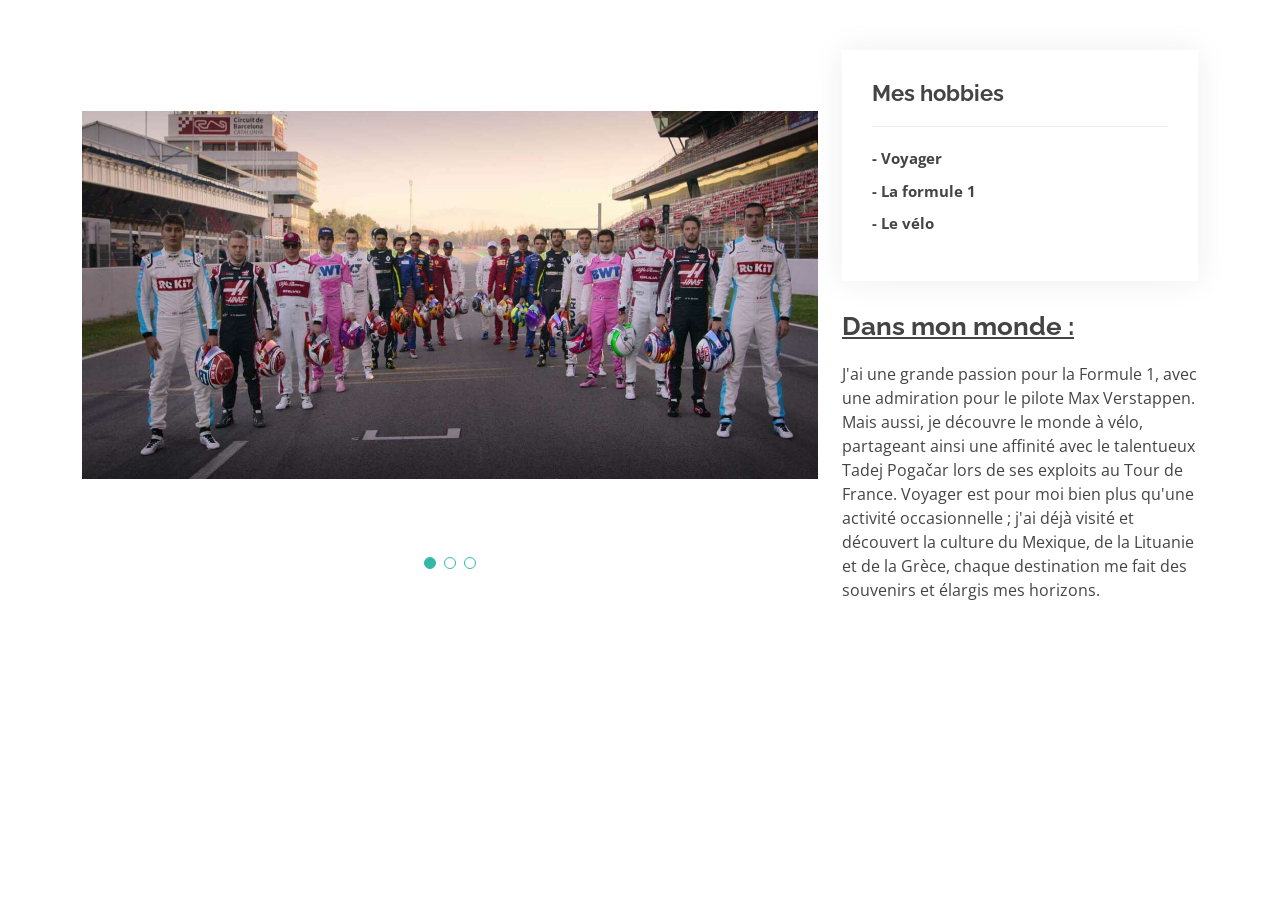
<file: portfolio-details.html>
<!DOCTYPE html>
<html lang="fr">

<head>
  <meta charset="utf-8">
  <meta content="width=device-width, initial-scale=1.0" name="viewport">

  <title>Indira Luis - Mes hobbies</title>
  <meta content="" name="description">
  <meta content="" name="keywords">

  <!-- Favicons -->
  <link href="assets/img/favicon.png" rel="icon">
  <link href="assets/img/apple-touch-icon.png" rel="apple-touch-icon">

  <!-- Google Fonts -->
  <link href="https://fonts.googleapis.com/css?family=Open+Sans:300,300i,400,400i,600,600i,700,700i|Raleway:300,300i,400,400i,500,500i,600,600i,700,700i|Poppins:300,300i,400,400i,500,500i,600,600i,700,700i" rel="stylesheet">

  <!-- Vendor CSS Files -->
  <link href="assets/vendor/aos/aos.css" rel="stylesheet">
  <link href="assets/vendor/bootstrap/css/bootstrap.min.css" rel="stylesheet">
  <link href="assets/vendor/bootstrap-icons/bootstrap-icons.css" rel="stylesheet">
  <link href="assets/vendor/boxicons/css/boxicons.min.css" rel="stylesheet">
  <link href="assets/vendor/glightbox/css/glightbox.min.css" rel="stylesheet">
  <link href="assets/vendor/swiper/swiper-bundle.min.css" rel="stylesheet">

  <!-- Template Main CSS File -->
  <link href="assets/css/style.css" rel="stylesheet">

  <!-- =======================================================
  * Template Name: Kelly
  * Updated: Sep 18 2023 with Bootstrap v5.3.2
  * Template URL: https://bootstrapmade.com/kelly-free-bootstrap-cv-resume-html-template/
  * Author: BootstrapMade.com
  * License: https://bootstrapmade.com/license/
  ======================================================== -->
</head>

<body>

  <main id="main">

    <!-- ======= Portfolio Details Section ======= -->
    <section id="portfolio-details" class="portfolio-details">
      <div class="container">

        <div class="row gy-4">

          <div class="col-lg-8">
            <div class="portfolio-details-slider swiper">
              <div class="swiper-wrapper align-items-center">

                <div class="swiper-slide">
                  <img src="assets/img/portfolio/portfolio-details-1.jpg" alt="">
                </div>

                <div class="swiper-slide">
                  <img src="assets/img/portfolio/portfolio-details-2.jpg" alt="">
                </div>

                <div class="swiper-slide">
                  <img src="assets/img/portfolio/portfolio-details-3.jpg" alt="">
                </div>

              </div>
              <div class="swiper-pagination"></div>
            </div>
          </div>

          <div class="col-lg-4">
            <div class="portfolio-info">
              <h3>Mes hobbies</h3>
              <ul>
                <li><strong>- Voyager</strong>
                <li><strong>- La formule 1</strong>
                <li><strong>- Le vélo</strong>
              </ul>
            </div>
            <div class="portfolio-description">
              <h2><U>Dans mon monde : </U></h2>
              <p>
                J'ai une grande passion pour la Formule 1, avec une admiration pour le pilote Max Verstappen. Mais aussi, je découvre le monde à vélo, partageant ainsi une affinité avec le talentueux Tadej Pogačar lors de ses exploits au Tour de France. Voyager est pour moi bien plus qu'une activité occasionnelle ; j'ai déjà  visité et découvert la culture du Mexique, de la Lituanie et de la Grèce, chaque destination me fait des souvenirs et élargis mes horizons.
              </p>
            </div>
          </div>

        </div>

      </div>
    </section><!-- End Portfolio Details Section -->

  </main><!-- End #main -->

  <div id="preloader"></div>
  <a href="#" class="back-to-top d-flex align-items-center justify-content-center"><i class="bi bi-arrow-up-short"></i></a>

  <!-- Vendor JS Files -->
  <script src="assets/vendor/purecounter/purecounter_vanilla.js"></script>
  <script src="assets/vendor/aos/aos.js"></script>
  <script src="assets/vendor/bootstrap/js/bootstrap.bundle.min.js"></script>
  <script src="assets/vendor/glightbox/js/glightbox.min.js"></script>
  <script src="assets/vendor/isotope-layout/isotope.pkgd.min.js"></script>
  <script src="assets/vendor/swiper/swiper-bundle.min.js"></script>
  <script src="assets/vendor/waypoints/noframework.waypoints.js"></script>
  <script src="assets/vendor/php-email-form/validate.js"></script>

  <!-- Template Main JS File -->
  <script src="assets/js/main.js"></script>

</body>

</html>
</file>
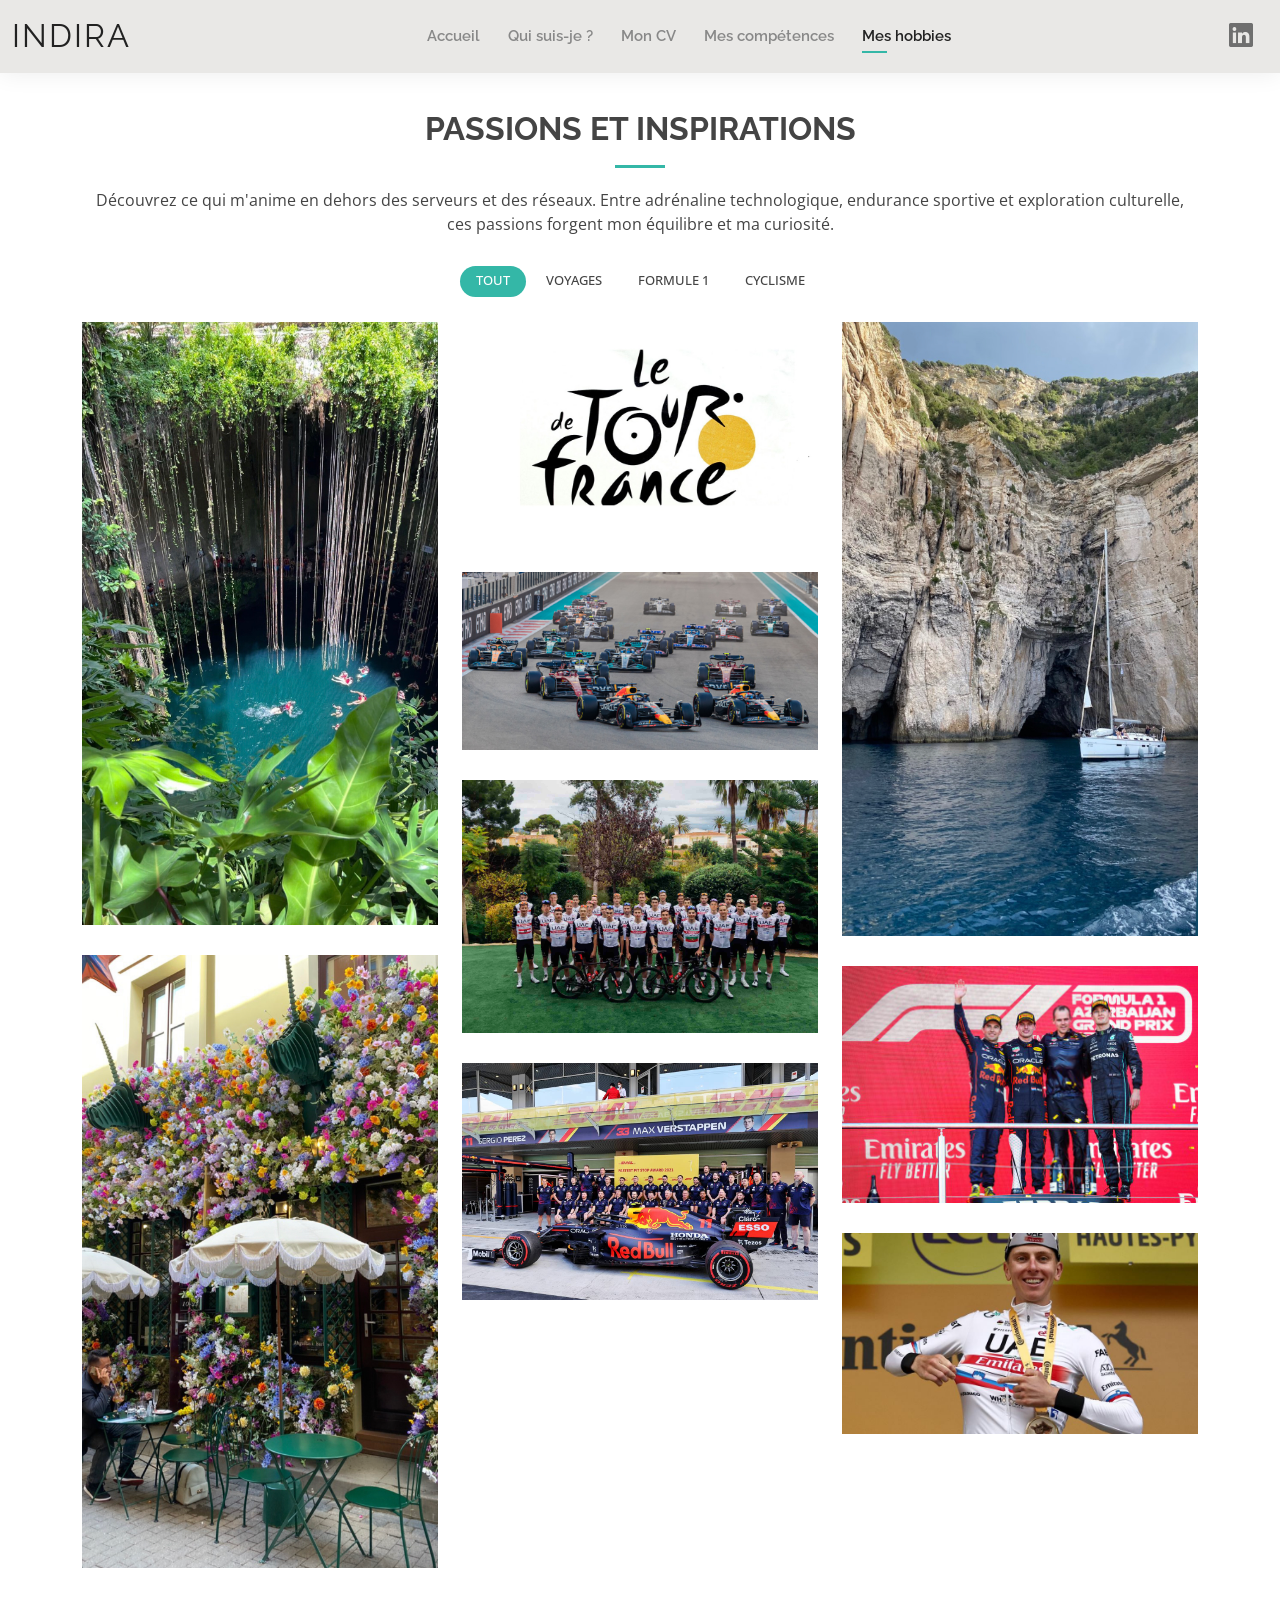
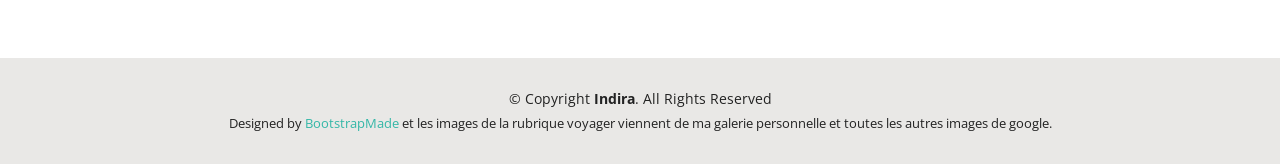
<file: portfolio.html>
<!DOCTYPE html>
<html lang="fr">

<head>
  <meta charset="utf-8">
  <meta content="width=device-width, initial-scale=1.0" name="viewport">

  <title>Indira Luis - Mes hobbies</title>
  <meta content="" name="description">
  <meta content="" name="keywords">

  <!-- Favicons -->
  <link href="assets/img/favicon.png" rel="icon">
  <link href="assets/img/apple-touch-icon.png" rel="apple-touch-icon">

  <!-- Google Fonts -->
  <link href="https://fonts.googleapis.com/css?family=Open+Sans:300,300i,400,400i,600,600i,700,700i|Raleway:300,300i,400,400i,500,500i,600,600i,700,700i|Poppins:300,300i,400,400i,500,500i,600,600i,700,700i" rel="stylesheet">

  <!-- Vendor CSS Files -->
  <link href="assets/vendor/aos/aos.css" rel="stylesheet">
  <link href="assets/vendor/bootstrap/css/bootstrap.min.css" rel="stylesheet">
  <link href="assets/vendor/bootstrap-icons/bootstrap-icons.css" rel="stylesheet">
  <link href="assets/vendor/boxicons/css/boxicons.min.css" rel="stylesheet">
  <link href="assets/vendor/glightbox/css/glightbox.min.css" rel="stylesheet">
  <link href="assets/vendor/swiper/swiper-bundle.min.css" rel="stylesheet">

  <!-- Template Main CSS File -->
  <link href="assets/css/style.css" rel="stylesheet">

  <!-- =======================================================
  * Template Name: Kelly
  * Updated: Sep 18 2023 with Bootstrap v5.3.2
  * Template URL: https://bootstrapmade.com/kelly-free-bootstrap-cv-resume-html-template/
  * Author: BootstrapMade.com
  * License: https://bootstrapmade.com/license/
  ======================================================== -->
</head>

<body>

  <!-- ======= Header ======= -->
  <header id="header" class="fixed-top">
    <div class="container-fluid d-flex justify-content-between align-items-center">

      <h1 class="logo me-auto me-lg-0"><a href="index.html">Indira</a></h1>
      <!-- Uncomment below if you prefer to use an image logo -->
      <!-- <a href="index.html" class="logo"><img src="assets/img/logo.png" alt="" class="img-fluid"></a>-->

      <nav id="navbar" class="navbar order-last order-lg-0">
        <ul>
          <li><a href="index.html">Accueil</a></li>
          <li><a href="about.html">Qui suis-je ?</a></li>
          <li><a href="resume.html">Mon CV</a></li>
          <li><a href="services.html">Mes compétences</a></li>
          <li><a class="active" href="portfolio.html">Mes hobbies</a></li>
        </ul>
        <i class="bi bi-list mobile-nav-toggle"></i>
      </nav><!-- .navbar -->

      <div class="header-social-links">
        <a href="https://www.linkedin.com/in/indira-luis" class="linkedin"><i class="bi bi-linkedin"></i></i></a>
      </div>

    </div>

  </header><!-- End Header -->

  <main id="main">

    <!-- ======= Portfolio Section ======= -->
    <section id="portfolio" class="portfolio">
      <div class="container" data-aos="fade-up">

        <div class="section-title">
          <h2>Passions et inspirations</h2>
          <p>Découvrez ce qui m'anime en dehors des serveurs et des réseaux. Entre adrénaline technologique, endurance sportive et exploration culturelle, ces passions forgent mon équilibre et ma curiosité.</p>
        </div>

        <div class="row" data-aos="fade-up" data-aos-delay="100">
      <div class="col-lg-12 d-flex justify-content-center">
        <ul id="portfolio-flters">
          <li data-filter="*" class="filter-active">Tout</li>
          <li data-filter=".filter-app">Voyages</li>
          <li data-filter=".filter-card">Formule 1</li>
          <li data-filter=".filter-web">Cyclisme</li>
        </ul>
      </div>
    </div>

    <div class="row portfolio-container" data-aos="fade-up" data-aos-delay="200">

      <div class="col-lg-4 col-md-6 portfolio-item filter-app">
        <div class="portfolio-wrap">
          <img src="assets/img/portfolio/portfolio-1.jpg" class="img-fluid" alt="">
          <div class="portfolio-info">
            <h4>Le Mexique</h4>
            <p>Exploration et culture</p>
            <div class="portfolio-links">
              <a href="assets/img/portfolio/portfolio-1.jpg" data-gallery="portfolioGallery" class="portfolio-lightbox" title=" le Mexique est un pays réputé pour ses plages du Pacifique et du golfe du Mexique, ainsi que pour ses paysages variés - entre montagnes, déserts et jungles"><i class="bx bx-plus"></i></a>
              <a href="portfolio-details.html" class="portfolio-details-lightbox" data-glightbox="type: external" title="Portfolio Details"><i class="bx bx-link"></i></a>
            </div>
          </div>
        </div>
      </div>

      <div class="col-lg-4 col-md-6 portfolio-item filter-web">
        <div class="portfolio-wrap">
          <img src="assets/img/portfolio/portfolio-2.jpg" class="img-fluid" alt="">
          <div class="portfolio-info">
            <h4>Le Tour de France</h4>
            <p>Endurance et performance</p>
            <div class="portfolio-links">
              <a href="assets/img/portfolio/portfolio-2.jpg" data-gallery="portfolioGallery" class="portfolio-lightbox" title="Le Tour de France est une compétition cycliste par étapes masculine qui traverse la France avec des incursions occasionnelles dans les pays voisins"><i class="bx bx-plus"></i></a>
              <a href="portfolio-details.html" class="portfolio-details-lightbox" data-glightbox="type: external" title="Portfolio Details"><i class="bx bx-link"></i></a>
            </div>
          </div>
        </div>
      </div>

      <div class="col-lg-4 col-md-6 portfolio-item filter-app">
        <div class="portfolio-wrap">
          <img src="assets/img/portfolio/portfolio-3.JPG" class="img-fluid" alt="">
          <div class="portfolio-info">
            <h4>La Grèce</h4>
            <p>Patrimoine et histoire</p>
            <div class="portfolio-links">
              <a href="assets/img/portfolio/portfolio-3.JPG" data-gallery="portfolioGallery" class="portfolio-lightbox" title="Athènes, sa capitale, regroupe de nombreux sites d'intérêt, notamment l'Acropole, datant du Ve siècle avant JC, où se trouve le Parthénon. La Grèce est également connue pour ses plages, des étendues de sable noir de Santorin aux complexes animés de Mykonos"><i class="bx bx-plus"></i></a>
              <a href="portfolio-details.html" class="portfolio-details-lightbox" data-glightbox="type: external" title="Portfolio Details"><i class="bx bx-link"></i></a>
            </div>
          </div>
        </div>
      </div>

      <div class="col-lg-4 col-md-6 portfolio-item filter-card">
        <div class="portfolio-wrap">
          <img src="assets/img/portfolio/portfolio-4.jpg" class="img-fluid" alt="">
          <div class="portfolio-info">
            <h4>Circuit de Spa</h4>
            <p>Précision et vitesse</p>
            <div class="portfolio-links">
              <a href="assets/img/portfolio/portfolio-4.jpg" data-gallery="portfolioGallery" class="portfolio-lightbox" title="Le circuit de Spa-Francorchamps est un circuit automobile situé à proximité de Francorchamps dans la province de Liège, en Belgique"><i class="bx bx-plus"></i></a>
              <a href="portfolio-details.html" class="portfolio-details-lightbox" data-glightbox="type: external" title="Portfolio Details"><i class="bx bx-link"></i></a>
            </div>
          </div>
        </div>
      </div>

      <div class="col-lg-4 col-md-6 portfolio-item filter-web">
        <div class="portfolio-wrap">
          <img src="assets/img/portfolio/portfolio-5.jpg" class="img-fluid" alt="">
          <div class="portfolio-info">
            <h4>UAE Emirates</h4>
            <p>Esprit d'Équipe</p>
            <div class="portfolio-links">
              <a href="assets/img/portfolio/portfolio-5.jpg" data-gallery="portfolioGallery" class="portfolio-lightbox" title="L'équipe cycliste UAE Emirates, officiellement United Arab Emirates Team Emirates est une équipe cycliste professionnelle"><i class="bx bx-plus"></i></a>
              <a href="portfolio-details.html" class="portfolio-details-lightbox" data-glightbox="type: external" title="Portfolio Details"><i class="bx bx-link"></i></a>
            </div>
          </div>
        </div>
      </div>

      <div class="col-lg-4 col-md-6 portfolio-item filter-app">
        <div class="portfolio-wrap">
          <img src="assets/img/portfolio/portfolio-6.JPG" class="img-fluid" alt="">
          <div class="portfolio-info">
            <h4>La Lituanie</h4>
            <p>Découverte Baltique</p>
            <div class="portfolio-links">
              <a href="assets/img/portfolio/portfolio-6.JPG" data-gallery="portfolioGallery" class="portfolio-lightbox" title="La Lituanie est le pays le plus au sud des États baltes. Ancien pays du bloc soviétique, elle est frontalière de la Pologne, la Lettonie et la Biélorussie. Vilnius, la capitale située près de la frontière avec la Biélorussie, est réputée pour sa vieille ville médiévale"><i class="bx bx-plus"></i></a>
              <a href="portfolio-details.html" class="portfolio-details-lightbox" data-glightbox="type: external" title="Portfolio Details"><i class="bx bx-link"></i></a>
            </div>
          </div>
        </div>
      </div>

      <div class="col-lg-4 col-md-6 portfolio-item filter-card">
        <div class="portfolio-wrap">
          <img src="assets/img/portfolio/portfolio-7.jpg" class="img-fluid" alt="">
          <div class="portfolio-info">
            <h4>Max Verstappen</h4>
            <p>Détermination</p>
            <div class="portfolio-links">
              <a href="assets/img/portfolio/portfolio-7.jpg" data-gallery="portfolioGallery" class="portfolio-lightbox" title="Triple champion du monde, Max Verstappen excelle par sa capacité à exploiter la télémétrie pour optimiser chaque millième de seconde. Ce qui m'inspire, c'est son approche analytique de la course et sa maîtrise technique absolue face à des systèmes technologiques ultra-complexes. Une référence en termes de précision et de quête de performance constante."><i class="bx bx-plus"></i></a>
              <a href="portfolio-details.html" class="portfolio-details-lightbox" data-glightbox="type: external" title="Portfolio Details"><i class="bx bx-link"></i></a>
            </div>
          </div>
        </div>
      </div>

      <div class="col-lg-4 col-md-6 portfolio-item filter-card">
        <div class="portfolio-wrap">
          <img src="assets/img/portfolio/portfolio-8.jpg" class="img-fluid" alt="">
          <div class="portfolio-info">
            <h4>Red Bull Racing</h4>
            <p>Ingénierie de Pointe</p>
            <div class="portfolio-links">
              <a href="assets/img/portfolio/portfolio-8.jpg" data-gallery="portfolioGallery" class="portfolio-lightbox" title="Red Bull Racing est une écurie autrichienne créée en 2005 par le groupe Red Bull GmbH"><i class="bx bx-plus"></i></a>
              <a href="portfolio-details.html" class="portfolio-details-lightbox" data-glightbox="type: external" title="Portfolio Details"><i class="bx bx-link"></i></a>
            </div>
          </div>
        </div>
      </div>

      <div class="col-lg-4 col-md-6 portfolio-item filter-web">
        <div class="portfolio-wrap">
          <img src="assets/img/portfolio/portfolio-9.jpg" class="img-fluid" alt="">
          <div class="portfolio-info">
            <h4>Tadej Pogačar</h4>
            <p>L'art de l'offensive</p>
                <div class="portfolio-links">
                  <a href="assets/img/portfolio/portfolio-9.jpg" data-gallery="portfolioGallery" class="portfolio-lightbox" title="Double vainqueur du Tour de France à seulement 25 ans, Tadej Pogačar incarne un cyclisme moderne, offensif et audacieux. Ce qui me fascine chez lui, c'est son instinct de compétiteur et sa capacité à renverser une situation complexe par une attaque imprévue : une véritable leçon de panache et de stratégie."><i class="bx bx-plus"></i></a>
                  <a href="portfolio-details.html" class="portfolio-details-lightbox" data-glightbox="type: external" title="Portfolio Details"><i class="bx bx-link"></i></a>
                </div>
          </div>
        </div>
      </div>

    </div>
  </div>
</section><!-- End Portfolio Section -->

  </main><!-- End #main -->

  <!-- ======= Footer ======= -->
  <footer id="footer">
    <div class="container">
      <div class="copyright">
        &copy; Copyright <strong><span>Indira</span></strong>. All Rights Reserved
      </div>
      <div class="credits">
        <!-- All the links in the footer should remain intact. -->
        <!-- You can delete the links only if you purchased the pro version. -->
        <!-- Licensing information: https://bootstrapmade.com/license/ -->
        <!-- Purchase the pro version with working PHP/AJAX contact form: https://bootstrapmade.com/kelly-free-bootstrap-cv-resume-html-template/ -->
        Designed by <a href="https://bootstrapmade.com/">BootstrapMade</a>
       et les images de la rubrique voyager viennent de ma galerie personnelle et toutes les autres images de google.
      </div>
    </div>
  </footer><!-- End  Footer -->

  <div id="preloader"></div>
  <a href="#" class="back-to-top d-flex align-items-center justify-content-center"><i class="bi bi-arrow-up-short"></i></a>

  <!-- Vendor JS Files -->
  <script src="assets/vendor/purecounter/purecounter_vanilla.js"></script>
  <script src="assets/vendor/aos/aos.js"></script>
  <script src="assets/vendor/bootstrap/js/bootstrap.bundle.min.js"></script>
  <script src="assets/vendor/glightbox/js/glightbox.min.js"></script>
  <script src="assets/vendor/isotope-layout/isotope.pkgd.min.js"></script>
  <script src="assets/vendor/swiper/swiper-bundle.min.js"></script>
  <script src="assets/vendor/waypoints/noframework.waypoints.js"></script>
  <script src="assets/vendor/php-email-form/validate.js"></script>

  <!-- Template Main JS File -->
  <script src="assets/js/main.js"></script>

</body>

</html>
</file>
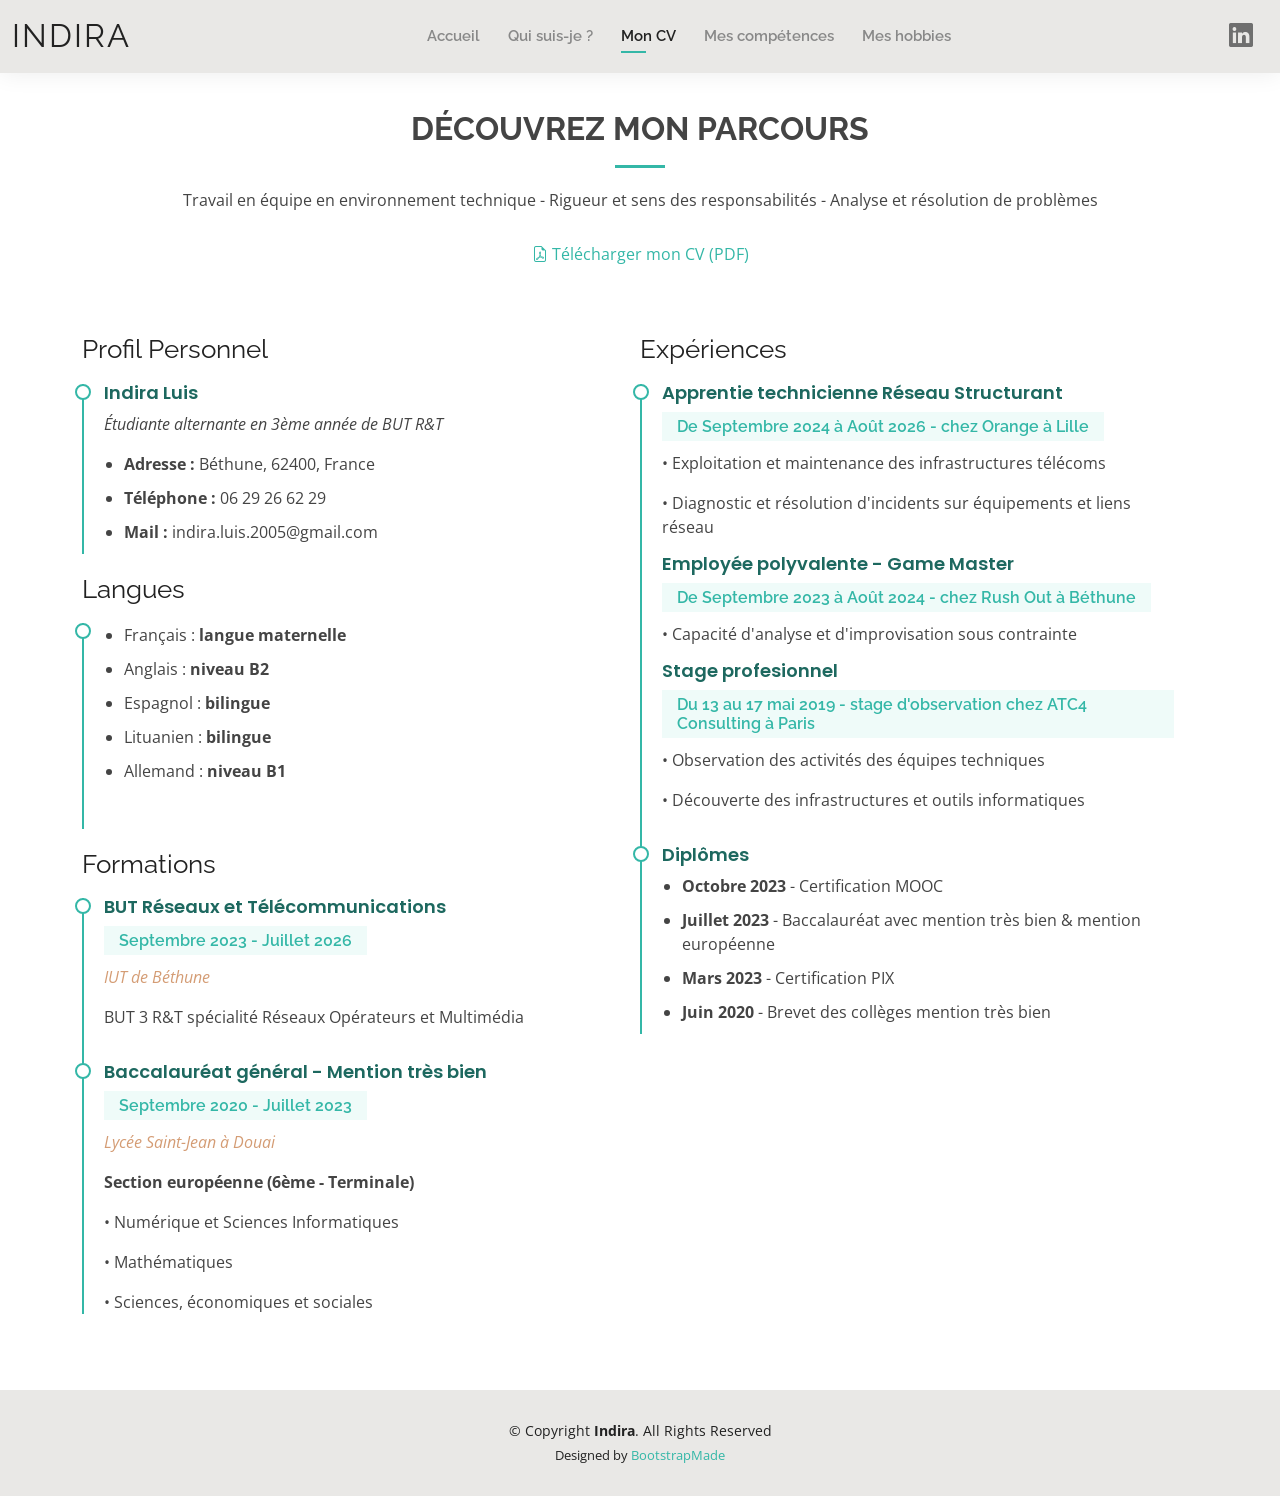
<file: resume.html>
<!DOCTYPE html>
<html lang="fr">

<head>
  <meta charset="utf-8">
  <meta content="width=device-width, initial-scale=1.0" name="viewport">

  <title>Indira Luis - Mon CV </title>
  <meta content="" name="description">
  <meta content="" name="keywords">

  <!-- Favicons -->
  <link href="assets/img/favicon.png" rel="icon">
  <link href="assets/img/apple-touch-icon.png" rel="apple-touch-icon">

  <!-- Google Fonts -->
  <link href="https://fonts.googleapis.com/css?family=Open+Sans:300,300i,400,400i,600,600i,700,700i|Raleway:300,300i,400,400i,500,500i,600,600i,700,700i|Poppins:300,300i,400,400i,500,500i,600,600i,700,700i" rel="stylesheet">

  <!-- Vendor CSS Files -->
  <link href="assets/vendor/aos/aos.css" rel="stylesheet">
  <link href="assets/vendor/bootstrap/css/bootstrap.min.css" rel="stylesheet">
  <link href="assets/vendor/bootstrap-icons/bootstrap-icons.css" rel="stylesheet">
  <link href="assets/vendor/boxicons/css/boxicons.min.css" rel="stylesheet">
  <link href="assets/vendor/glightbox/css/glightbox.min.css" rel="stylesheet">
  <link href="assets/vendor/swiper/swiper-bundle.min.css" rel="stylesheet">

  <!-- Template Main CSS File -->
  <link href="assets/css/style.css" rel="stylesheet">

  <!-- =======================================================
  * Template Name: Kelly
  * Updated: Sep 18 2023 with Bootstrap v5.3.2
  * Template URL: https://bootstrapmade.com/kelly-free-bootstrap-cv-resume-html-template/
  * Author: BootstrapMade.com
  * License: https://bootstrapmade.com/license/
  ======================================================== -->
</head>

<body>

  <!-- ======= Header ======= -->
  <header id="header" class="fixed-top">
    <div class="container-fluid d-flex justify-content-between align-items-center">

      <h1 class="logo me-auto me-lg-0"><a href="index.html">Indira</a></h1>
      <!-- Uncomment below if you prefer to use an image logo -->
      <!-- <a href="index.html" class="logo"><img src="assets/img/logo.png" alt="" class="img-fluid"></a>-->

      <nav id="navbar" class="navbar order-last order-lg-0">
        <ul>
          <li><a href="index.html">Accueil</a></li>
          <li><a href="about.html">Qui suis-je ?</a></li>
          <li><a class="active" href="resume.html">Mon CV</a></li>
          <li><a href="services.html">Mes compétences</a></li>
          <li><a href="portfolio.html">Mes hobbies</a></li>
        </ul>
        <i class="bi bi-list mobile-nav-toggle"></i>
      </nav><!-- .navbar -->

      <div class="header-social-links">
        <a href="https://www.linkedin.com/in/indira-luis" class="linkedin"><i class="bi bi-linkedin"></i></i></a>
      </div>

    </div>

  </header><!-- End Header -->

  <main id="main">

    <!-- ======= Resume Section ======= -->
    <section id="resume" class="resume">
      <div class="container" data-aos="fade-up">

        <div class="section-title">
          <h2>Découvrez mon parcours</h2>
          <p>Travail en équipe en environnement technique - Rigueur et sens des responsabilités - Analyse et résolution de problèmes</p>
        </div>

        <div class="text-center mb-5">
          <a href="assets/pdf/CV_Indira_Luis.pdf" class="btn-download-cv" target="_blank">
            <i class="bi bi-file-earmark-pdf"></i> Télécharger mon CV (PDF)
          </a>
        </div>

        <div class="row">

        <div class="row">
          <div class="col-lg-6">
            <h3 class="resume-title">Profil Personnel</h3>
            <div class="resume-item pb-0">
              <h4>Indira Luis</h4>
              <p><em>Étudiante alternante en 3ème année de BUT R&T</em></p>
              <p>
              <ul>
                <li><strong>Adresse :</strong> Béthune, 62400, France</li>
                <li><strong>Téléphone :</strong> 06 29 26 62 29</li>
                <li><strong>Mail :</strong> indira.luis.2005@gmail.com</li>
              </ul>
              </p>
            </div>

            <h3 class="resume-title">Langues</h3>
            <div class="resume-item">
              <ul>
                <li>Français : <strong>langue maternelle</strong></li>
                <li>Anglais : <strong>niveau B2</strong></li>
                <li>Espagnol : <strong>bilingue</strong></li>
                <li>Lituanien : <strong>bilingue</strong></li>
                <li>Allemand : <strong>niveau B1</strong></li>
              </ul>
            </div>
            
            <h3 class="resume-title">Formations</h3>
            <div class="resume-item">
              <h4>BUT Réseaux et Télécommunications</h4>
              <h5>Septembre 2023 - Juillet 2026</h5>
              <p><em style="color: #D49C74;">IUT de Béthune</em></p>
              <p>BUT 3 R&T spécialité Réseaux Opérateurs et Multimédia</p>
            </div>
            <div class="resume-item">
              <h4>Baccalauréat général  - Mention très bien</h4>
              <h5>Septembre 2020 - Juillet 2023</h5>
              <p><em style="color: #D49C74;">Lycée Saint-Jean à Douai</em></p>
              <p><strong>Section européenne (6ème - Terminale)</strong></p>
              <p>• Numérique et Sciences Informatiques</p>
              <p>• Mathématiques</p>
              <p>• Sciences, économiques et sociales</p>
            </div>
          </div>

          
          <div class="col-lg-6">
            <h3 class="resume-title">Expériences</h3>
            <div class="resume-item">
              <h4>Apprentie technicienne Réseau Structurant</h4>
              <h5>De Septembre 2024 à Août 2026 - chez Orange à Lille</h5>
              <p>• Exploitation et maintenance des infrastructures télécoms</p>
              <p>• Diagnostic et résolution d'incidents sur équipements et liens réseau</p>

              <h4>Employée polyvalente - Game Master</h4>
              <h5>De Septembre 2023 à Août 2024 - chez Rush Out à Béthune</h5>
              <p>• Capacité d'analyse et d'improvisation sous contrainte</p>

              <h4>Stage profesionnel</h4>
              <h5>Du 13 au 17 mai 2019 - stage d'observation chez ATC4 Consulting à Paris</h5>
              <p>• Observation des activités des équipes techniques</p>
              <p>• Découverte des infrastructures et outils informatiques</p>
            </div>

            <div class="resume-item">
              <h4>Diplômes</h4>
              <ul>
                <li><strong>Octobre 2023</strong> - Certification MOOC</li>
                <li><strong>Juillet 2023</strong> - Baccalauréat avec mention très bien &amp; mention européenne</li>
                <li><strong>Mars 2023</strong> - Certification PIX</li>
                <li><strong>Juin 2020</strong> - Brevet des collèges mention très bien</li>
              </ul>
            </div>
          </div>
        </div>

      </div>
    </section><!-- End Resume Section -->

  </main><!-- End #main -->

  <!-- ======= Footer ======= -->
  <footer id="footer">
    <div class="container">
      <div class="copyright">
        &copy; Copyright <strong><span>Indira</span></strong>. All Rights Reserved
      </div>
      <div class="credits">
        <!-- All the links in the footer should remain intact. -->
        <!-- You can delete the links only if you purchased the pro version. -->
        <!-- Licensing information: https://bootstrapmade.com/license/ -->
        <!-- Purchase the pro version with working PHP/AJAX contact form: https://bootstrapmade.com/kelly-free-bootstrap-cv-resume-html-template/ -->
        Designed by <a href="https://bootstrapmade.com/">BootstrapMade</a>
      </div>
    </div>
  </footer><!-- End  Footer -->

  <div id="preloader"></div>
  <a href="#" class="back-to-top d-flex align-items-center justify-content-center"><i class="bi bi-arrow-up-short"></i></a>

  <!-- Vendor JS Files -->
  <script src="assets/vendor/purecounter/purecounter_vanilla.js"></script>
  <script src="assets/vendor/aos/aos.js"></script>
  <script src="assets/vendor/bootstrap/js/bootstrap.bundle.min.js"></script>
  <script src="assets/vendor/glightbox/js/glightbox.min.js"></script>
  <script src="assets/vendor/isotope-layout/isotope.pkgd.min.js"></script>
  <script src="assets/vendor/swiper/swiper-bundle.min.js"></script>
  <script src="assets/vendor/waypoints/noframework.waypoints.js"></script>
  <script src="assets/vendor/php-email-form/validate.js"></script>

  <!-- Template Main JS File -->
  <script src="assets/js/main.js"></script>

</body>

</html>
</file>
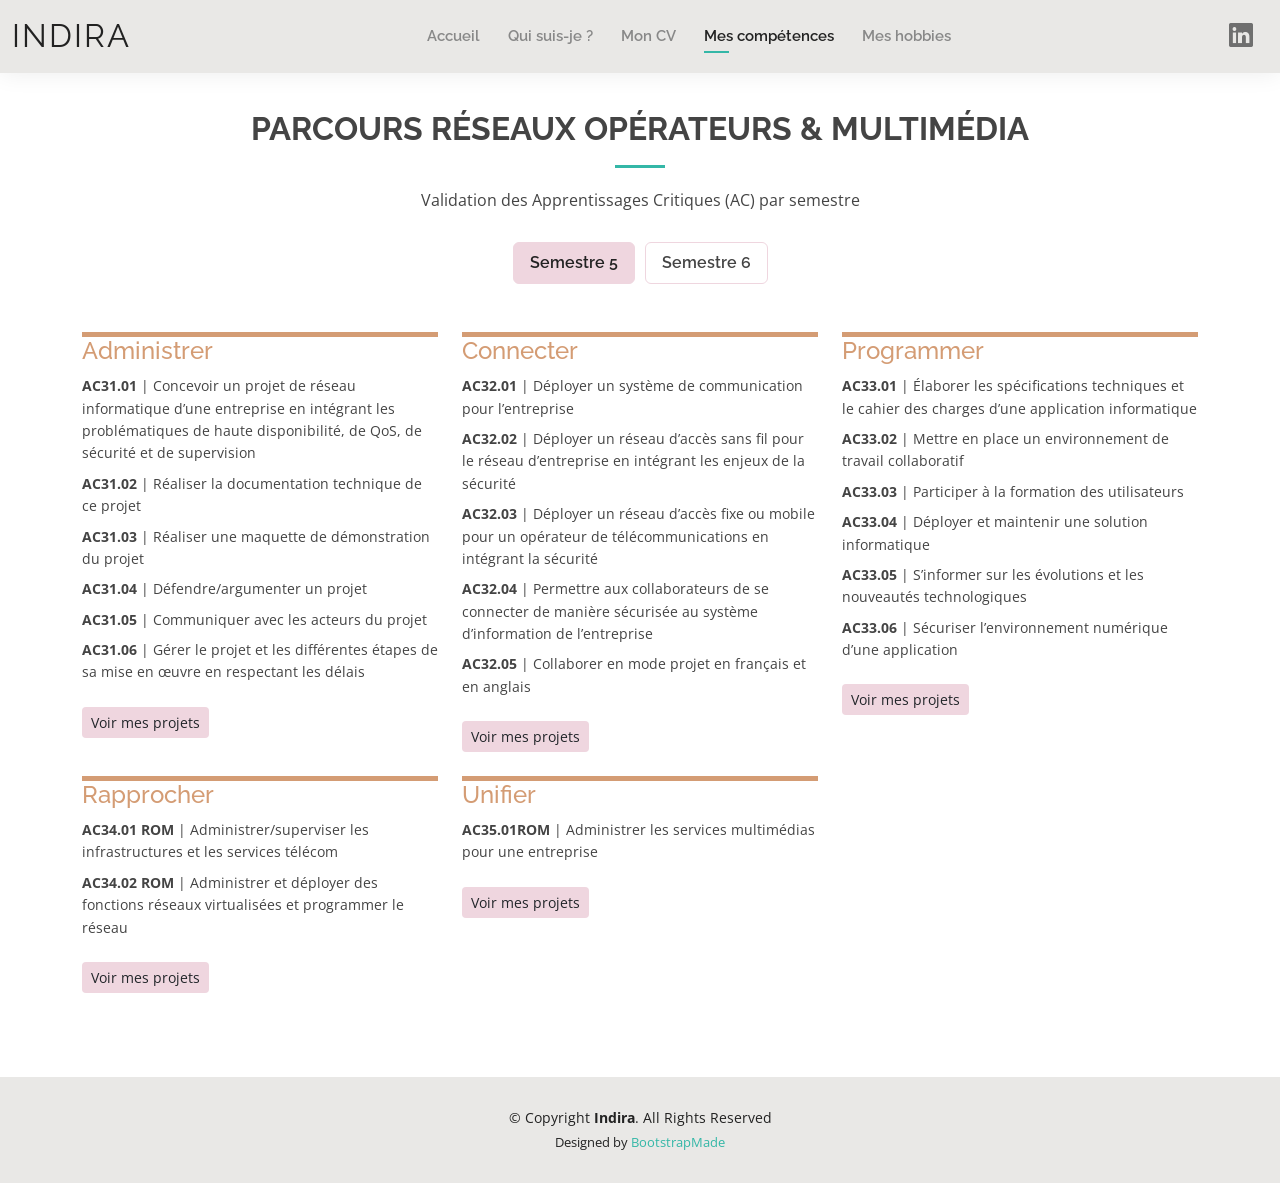
<file: services.html>
<!DOCTYPE html>
<html lang="fr">

<head>
  <meta charset="utf-8">
  <meta content="width=device-width, initial-scale=1.0" name="viewport">

  <title>Indira Luis - Mes compétences</title>
  <meta content="" name="description">
  <meta content="" name="keywords">

  <!-- Favicons -->
  <link href="assets/img/favicon.png" rel="icon">
  <link href="assets/img/apple-touch-icon.png" rel="apple-touch-icon">

  <!-- Google Fonts -->
  <link href="https://fonts.googleapis.com/css?family=Open+Sans:300,300i,400,400i,600,600i,700,700i|Raleway:300,300i,400,400i,500,500i,600,600i,700,700i|Poppins:300,300i,400,400i,500,500i,600,600i,700,700i" rel="stylesheet">

  <!-- Vendor CSS Files -->
  <link href="assets/vendor/aos/aos.css" rel="stylesheet">
  <link href="assets/vendor/bootstrap/css/bootstrap.min.css" rel="stylesheet">
  <link href="assets/vendor/bootstrap-icons/bootstrap-icons.css" rel="stylesheet">
  <link href="assets/vendor/boxicons/css/boxicons.min.css" rel="stylesheet">
  <link href="assets/vendor/glightbox/css/glightbox.min.css" rel="stylesheet">
  <link href="assets/vendor/swiper/swiper-bundle.min.css" rel="stylesheet">

  <!-- Template Main CSS File -->
  <link href="assets/css/style.css" rel="stylesheet">

  <!-- =======================================================
  * Template Name: Kelly
  * Updated: Sep 18 2023 with Bootstrap v5.3.2
  * Template URL: https://bootstrapmade.com/kelly-free-bootstrap-cv-resume-html-template/
  * Author: BootstrapMade.com
  * License: https://bootstrapmade.com/license/
  ======================================================== -->
</head>

<body>

  <!-- ======= Header ======= -->
  <header id="header" class="fixed-top">
    <div class="container-fluid d-flex justify-content-between align-items-center">

      <h1 class="logo me-auto me-lg-0"><a href="index.html">Indira</a></h1>
      <!-- Uncomment below if you prefer to use an image logo -->
      <!-- <a href="index.html" class="logo"><img src="assets/img/logo.png" alt="" class="img-fluid"></a>-->

      <nav id="navbar" class="navbar order-last order-lg-0">
        <ul>
          <li><a href="index.html">Accueil</a></li>
          <li><a href="about.html">Qui suis-je ?</a></li>
          <li><a href="resume.html">Mon CV</a></li>
          <li><a class="active" href="services.html">Mes compétences</a></li>
          <li><a href="portfolio.html">Mes hobbies</a></li>
        </ul>
        <i class="bi bi-list mobile-nav-toggle"></i>
      </nav><!-- .navbar -->

      <div class="header-social-links">
        <a href="https://www.linkedin.com/in/indira-luis" class="linkedin"><i class="bi bi-linkedin"></i></i></a>
      </div>

    </div>

  </header><!-- End Header -->

  <main id="main">

    <!-- ======= Skills Section ======= -->
    <section id="skills" class="skills">
      <div class="container" data-aos="fade-up">

        <div class="section-title">
          <h2>Parcours Réseaux Opérateurs & Multimédia</h2>
          <p>Validation des Apprentissages Critiques (AC) par semestre</p>
        </div>

        <ul class="nav nav-pills mb-5 justify-content-center" id="pills-tab" role="tablist">
          <li class="nav-item">
            <button class="nav-link active" id="s5-tab" data-bs-toggle="pill" data-bs-target="#semestre5" type="button">Semestre 5</button>
          </li>
          <li class="nav-item">
            <button class="nav-link" id="s6-tab" data-bs-toggle="pill" data-bs-target="#semestre6" type="button">Semestre 6</button>
          </li>
        </ul>

        <div class="tab-content" id="pills-tabContent">
          
          <div class="tab-pane fade show active" id="semestre5" role="tabpanel">
            <div class="row">
              
              <div class="col-md-6 col-lg-4 d-flex align-items-stretch mb-4">
                <div class="icon-box" style="border-top: 5px solid #D49C74;">
                  <h4 style="color: #D49C74;">Administrer</h4>
                  <ul class="list-unstyled">
                    <li><small><strong>AC31.01</strong> | Concevoir un projet de réseau informatique d’une entreprise en intégrant les problématiques de haute disponibilité, de QoS, de sécurité et de supervision</small></li>
                    <li><small><strong>AC31.02</strong> | Réaliser la documentation technique de ce projet</small></li>
                    <li><small><strong>AC31.03</strong> | Réaliser une maquette de démonstration du projet</small></li>
                    <li><small><strong>AC31.04</strong> | Défendre/argumenter un projet</small></li>
                    <li><small><strong>AC31.05</strong> | Communiquer avec les acteurs du projet</small></li>
                    <li><small><strong>AC31.06</strong> | Gérer le projet et les différentes étapes de sa mise en œuvre en respectant les délais</small></li>
                  </ul>
                  <a href="details-administrer.html#semestre5" class="btn btn-sm mt-2" style="background-color: #EFD6DF;">Voir mes projets</a>
                </div>
              </div>

              <div class="col-md-6 col-lg-4 d-flex align-items-stretch mb-4">
                <div class="icon-box" style="border-top: 5px solid #D49C74;">
                  <h4 style="color: #D49C74;">Connecter</h4>
                  <ul class="list-unstyled">
                    <li><small><strong>AC32.01</strong> | Déployer un système de communication pour l’entreprise</small></li>
                    <li><small><strong>AC32.02</strong> | Déployer un réseau d’accès sans fil pour le réseau d’entreprise en intégrant les enjeux de la sécurité</small></li>
                    <li><small><strong>AC32.03</strong> | Déployer un réseau d’accès fixe ou mobile pour un opérateur de télécommunications en intégrant la sécurité</small></li>
                    <li><small><strong>AC32.04</strong> | Permettre aux collaborateurs de se connecter de manière sécurisée au système d’information de l’entreprise</small></li>
                    <li><small><strong>AC32.05</strong> | Collaborer en mode projet en français et en anglais</small></li>
                  </ul>
                  <a href="details-connecter.html#semestre5" class="btn btn-sm mt-2" style="background-color: #EFD6DF;">Voir mes projets</a>
                </div>
              </div>

              <div class="col-md-6 col-lg-4 d-flex align-items-stretch mb-4">
                <div class="icon-box" style="border-top: 5px solid #D49C74;">
                  <h4 style="color: #D49C74;">Programmer</h4>
                  <ul class="list-unstyled">
                    <li><small><strong>AC33.01</strong> | Élaborer les spécifications techniques et le cahier des charges d’une application informatique</small></li>
                    <li><small><strong>AC33.02</strong> | Mettre en place un environnement de travail collaboratif</small></li>
                    <li><small><strong>AC33.03</strong> | Participer à la formation des utilisateurs</small></li>
                    <li><small><strong>AC33.04</strong> | Déployer et maintenir une solution informatique</small></li>
                    <li><small><strong>AC33.05</strong> | S’informer sur les évolutions et les nouveautés technologiques</small></li>
                    <li><small><strong>AC33.06</strong> | Sécuriser l’environnement numérique d’une application</small></li>
                  </ul>
                  <a href="details-programmer.html#semestre5" class="btn btn-sm mt-2" style="background-color: #EFD6DF;">Voir mes projets</a>
                </div>
              </div>

              <div class="col-md-6 col-lg-4 d-flex align-items-stretch mb-4">
                <div class="icon-box" style="border-top: 5px solid #D49C74;">
                  <h4 style="color: #D49C74;">Rapprocher</h4>
                  <ul class="list-unstyled">
                    <li><small><strong>AC34.01 ROM</strong> | Administrer/superviser les infrastructures et les services télécom</small></li>
                    <li><small><strong>AC34.02 ROM</strong> | Administrer et déployer des fonctions réseaux virtualisées et programmer le réseau</small></li>
                  </ul>
                  <a href="details-rapprocher.html#semestre5" class="btn btn-sm mt-2" style="background-color: #EFD6DF;">Voir mes projets</a>
                </div>
              </div>


              <div class="col-md-6 col-lg-4 d-flex align-items-stretch mb-4">
                <div class="icon-box" style="border-top: 5px solid #D49C74;">
                  <h4 style="color: #D49C74;">Unifier</h4>
                  <ul class="list-unstyled">
                    <li><small><strong>AC35.01ROM</strong> | Administrer les services multimédias pour une entreprise</small></li>
                  </ul>
                  <a href="details-unifier.html#semestre5" class="btn btn-sm mt-2" style="background-color: #EFD6DF;">Voir mes projets</a>
                </div>
              </div>

            </div>
          </div>

          <div class="tab-pane fade" id="semestre6" role="tabpanel">
          <div class="row">
            
            <div class="col-md-6 col-lg-4 d-flex align-items-stretch mb-4">
              <div class="icon-box" style="border-top: 5px solid #D49C74; width: 100%;">
                <h4 style="color: #D49C74;">Administrer</h4>
                <ul class="list-unstyled">
                  <li><small><strong>AC31.01</strong> | Concevoir un projet de réseau informatique d’une entreprise en intégrant les problématiques de haute disponibilité, de QoS, de sécurité et de supervision</small></li>
                  <li><small><strong>AC31.02</strong> | Réaliser la documentation technique de ce projet</small></li>
                  <li><small><strong>AC31.03</strong> | Réaliser une maquette de démonstration du projet</small></li>
                  <li><small><strong>AC31.04</strong> | Défendre/argumenter un projet</small></li>
                  <li><small><strong>AC31.05</strong> | Communiquer avec les acteurs du projet</small></li>
                  <li><small><strong>AC31.06</strong> | Gérer le projet et les différentes étapes de sa mise en œuvre en respectant les délais</small></li>
                </ul>
                <a href="details-administrer.html#semestre6" class="btn btn-sm mt-2" style="background-color: #EFD6DF;">Voir mes projets</a>
              </div>
            </div>

            <div class="col-md-6 col-lg-4 d-flex align-items-stretch mb-4">
              <div class="icon-box" style="border-top: 5px solid #D49C74; width: 100%;">
                <h4 style="color: #D49C74;">Connecter</h4>
                <ul class="list-unstyled">
                  <li><small><strong>AC32.01</strong> | Déployer un système de communication pour l’entreprise</small></li>
                  <li><small><strong>AC32.02</strong> | Déployer un réseau d’accès sans fil pour le réseau d’entreprise en intégrant les enjeux de la sécurité</small></li>
                  <li><small><strong>AC32.03</strong> | Déployer un réseau d’accès fixe ou mobile pour un opérateur de télécommunications en intégrant la sécurité</small></li>
                  <li><small><strong>AC32.04</strong> | Permettre aux collaborateurs de se connecter de manière sécurisée au système d’information de l’entreprise</small></li>
                  <li><small><strong>AC32.05</strong> | Collaborer en mode projet en français et en anglais</small></li>
                </ul>
                <a href="details-connecter.html#semestre6" class="btn btn-sm mt-2" style="background-color: #EFD6DF;">Voir mes projets</a>
              </div>
            </div>

            <div class="col-md-6 col-lg-4 d-flex align-items-stretch mb-4">
              <div class="icon-box" style="border-top: 5px solid #D49C74; width: 100%;">
                <h4 style="color: #D49C74;">Programmer</h4>
                <ul class="list-unstyled">
                  <li><small><strong>AC33.01</strong> | Élaborer les spécifications techniques et le cahier des charges d’une application informatique</small></li>
                  <li><small><strong>AC33.02</strong> | Mettre en place un environnement de travail collaboratif</small></li>
                  <li><small><strong>AC33.03</strong> | Participer à la formation des utilisateurs</small></li>
                  <li><small><strong>AC33.04</strong> | Déployer et maintenir une solution informatique</small></li>
                  <li><small><strong>AC33.05</strong> | S’informer sur les évolutions et les nouveautés technologiques</small></li>
                  <li><small><strong>AC33.06</strong> | Sécuriser l’environnement numérique d’une application</small></li>
                </ul>
                <a href="details-programmer.html#semestre6" class="btn btn-sm mt-2" style="background-color: #EFD6DF;">Voir mes projets</a>
              </div>
            </div>

            <div class="col-md-6 col-lg-4 d-flex align-items-stretch mb-4">
              <div class="icon-box" style="border-top: 5px solid #D49C74; width: 100%;">
                <h4 style="color: #D49C74;">Rapprocher</h4>
                <ul class="list-unstyled">
                  <li><small><strong>AC34.01ROM</strong> | Administrer/superviser les infrastructures et les services télécom</small></li>
                  <li><small><strong>AC34.02ROM</strong> | Administrer et déployer des fonctions réseaux virtualisées et programmer le réseau</small></li>
                </ul>
                <a href="details-rapprocher.html#semestre6" class="btn btn-sm mt-2" style="background-color: #EFD6DF;">Voir mes projets</a>
              </div>
            </div>

            <div class="col-md-6 col-lg-4 d-flex align-items-stretch mb-4">
              <div class="icon-box" style="border-top: 5px solid #D49C74; width: 100%;">
                <h4 style="color: #D49C74;">Unifier</h4>
                <ul class="list-unstyled">
                  <li><small><strong>AC35.01ROM</strong> | Administrer les services multimédias pour une entreprise</small></li>
                </ul>
                <a href="details-unifier.html#semestre6" class="btn btn-sm mt-2" style="background-color: #EFD6DF;">Voir mes projets</a>
              </div>
            </div>

          </div>
    </section><!-- End Skills Section -->

  <!-- ======= Footer ======= -->
  <footer id="footer">
    <div class="container">
      <div class="copyright">
        &copy; Copyright <strong><span>Indira</span></strong>. All Rights Reserved
      </div>
      <div class="credits">
        <!-- All the links in the footer should remain intact. -->
        <!-- You can delete the links only if you purchased the pro version. -->
        <!-- Licensing information: https://bootstrapmade.com/license/ -->
        <!-- Purchase the pro version with working PHP/AJAX contact form: https://bootstrapmade.com/kelly-free-bootstrap-cv-resume-html-template/ -->
        Designed by <a href="https://bootstrapmade.com/">BootstrapMade</a>
      </div>
    </div>
  </footer><!-- End  Footer -->

  <div id="preloader"></div>
  <a href="#" class="back-to-top d-flex align-items-center justify-content-center"><i class="bi bi-arrow-up-short"></i></a>

  <!-- Vendor JS Files -->
  <script src="assets/vendor/purecounter/purecounter_vanilla.js"></script>
  <script src="assets/vendor/aos/aos.js"></script>
  <script src="assets/vendor/bootstrap/js/bootstrap.bundle.min.js"></script>
  <script src="assets/vendor/glightbox/js/glightbox.min.js"></script>
  <script src="assets/vendor/isotope-layout/isotope.pkgd.min.js"></script>
  <script src="assets/vendor/swiper/swiper-bundle.min.js"></script>
  <script src="assets/vendor/waypoints/noframework.waypoints.js"></script>
  <script src="assets/vendor/php-email-form/validate.js"></script>

  <!-- Template Main JS File -->
  <script src="assets/js/main.js"></script>

</body>

</html>
</file>
<file: assets/css/style.css>
/**
* Template Name: Kelly
* Updated: Sep 18 2023 with Bootstrap v5.3.2
* Template URL: https://bootstrapmade.com/kelly-free-bootstrap-cv-resume-html-template/
* Author: BootstrapMade.com
* License: https://bootstrapmade.com/license/
*/

/*--------------------------------------------------------------
# General
--------------------------------------------------------------*/
@import url('https://fonts.googleapis.com/css?family=Advent+Pro|Dancing+Script&display=swap');


body {
  font-family: "Open Sans", sans-serif;
  color: #444444;
}

a {
  color: #34b7a7;
  text-decoration: none;
}

a:hover {
  color: #51cdbe;
  text-decoration: none;
}

h1,
h2,
h3,
h4,
h5,
h6 {
  font-family: "Raleway", sans-serif;
}

#main {
  margin-top: 50px;
}

@media (max-width: 992px) {
  #main {
    margin-top: 30px;
  }
}

/*--------------------------------------------------------------
# Preloader
--------------------------------------------------------------*/
#preloader {
  display: none !important;
}

/*--------------------------------------------------------------
# Back to top button
--------------------------------------------------------------*/
.back-to-top {
  position: fixed;
  visibility: hidden;
  opacity: 0;
  right: 15px;
  bottom: 15px;
  z-index: 996;
  background: #34b7a7;
  width: 40px;
  height: 40px;
  border-radius: 50px;
  transition: all 0.4s;
}

.back-to-top i {
  font-size: 24px;
  color: #fff;
  line-height: 0;
}

.back-to-top:hover {
  background: #49cbbb;
  color: #fff;
}

.back-to-top.active {
  visibility: visible;
  opacity: 1;
}

/*--------------------------------------------------------------
# Header
--------------------------------------------------------------*/
#header {
  background: #e9e8e6;
  box-shadow: 0px 0px 25px 0 rgba(0, 0, 0, 0.08);
  z-index: 997;
  padding: 15px 0;
}

#header .logo {
  font-size: 32px;
  margin: 0;
  padding: 0;
  line-height: 1;
  font-weight: 400;
  letter-spacing: 2px;
  text-transform: uppercase;
}

#header .logo a {
  color: #222222;
}

#header .logo img {
  max-height: 40px;
}

@media (max-width: 992px) {
  #header .logo {
    font-size: 28px;
  }
}

/*--------------------------------------------------------------
# Header Social Links
--------------------------------------------------------------*/
.header-social-links {
  padding-right: 15px;
}

.header-social-links a {
  color: #6f6f6f;
  padding-left: 10px;
  display: inline-block;
  line-height: 1px;
  transition: 0.3s;
  font-size: 24px;
}

.header-social-links a:hover {
  color: #34b7a7;
}

/*--------------------------------------------------------------
# Navigation Menu
--------------------------------------------------------------*/
/**
* Desktop Navigation 
*/
.navbar {
  padding: 0;
}

.navbar ul {
  margin: 0;
  padding: 0;
  display: flex;
  list-style: none;
  align-items: center;
}

.navbar li {
  position: relative;
  padding: 10px 0 10px 28px;
}

.navbar a,
.navbar a:focus {
  display: flex;
  align-items: center;
  justify-content: space-between;
  font-family: "Raleway", sans-serif;
  font-size: 15px;
  font-weight: 600;
  color: #888888;
  white-space: nowrap;
  transition: 0.3s;
  position: relative;
}

.navbar a i,
.navbar a:focus i {
  font-size: 12px;
  line-height: 0;
  margin-left: 5px;
}

.navbar>ul>li>a:before {
  content: "";
  position: absolute;
  width: 0;
  height: 2px;
  bottom: -5px;
  left: 0;
  background-color: #34b7a7;
  visibility: hidden;
  width: 0px;
  transition: all 0.3s ease-in-out 0s;
}

.navbar a:hover:before,
.navbar li:hover>a:before,
.navbar .active:before {
  visibility: visible;
  width: 25px;
}

.navbar a:hover,
.navbar .active,
.navbar .active:focus,
.navbar li:hover>a {
  color: #222222;
}

.navbar .dropdown ul {
  display: block;
  position: absolute;
  left: 14px;
  top: calc(100% + 30px);
  margin: 0;
  padding: 10px 0;
  z-index: 99;
  opacity: 0;
  visibility: hidden;
  background: #fff;
  box-shadow: 0px 0px 30px rgba(127, 137, 161, 0.25);
  transition: 0.3s;
  border-radius: 4px;
}

.navbar .dropdown ul li {
  min-width: 200px;
  padding: 0;
}

.navbar .dropdown ul a {
  padding: 10px 20px;
  font-size: 15px;
  text-transform: none;
  font-weight: 600;
}

.navbar .dropdown ul a i {
  font-size: 12px;
}

.navbar .dropdown ul a:hover,
.navbar .dropdown ul .active:hover,
.navbar .dropdown ul li:hover>a {
  color: #34b7a7;
}

.navbar .dropdown:hover>ul {
  opacity: 1;
  top: 100%;
  visibility: visible;
}

.navbar .dropdown .dropdown ul {
  top: 0;
  left: calc(100% - 30px);
  visibility: hidden;
}

.navbar .dropdown .dropdown:hover>ul {
  opacity: 1;
  top: 0;
  left: 100%;
  visibility: visible;
}

@media (max-width: 1366px) {
  .navbar .dropdown .dropdown ul {
    left: -90%;
  }

  .navbar .dropdown .dropdown:hover>ul {
    left: -100%;
  }
}

/**
* Mobile Navigation 
*/
.mobile-nav-toggle {
  color: #222222;
  font-size: 28px;
  cursor: pointer;
  display: none;
  line-height: 0;
  transition: 0.5s;
}

.mobile-nav-toggle.bi-x {
  color: #fff;
}

@media (max-width: 991px) {
  .mobile-nav-toggle {
    display: block;
  }

  .navbar ul {
    display: none;
  }
}

.navbar-mobile {
  position: fixed;
  overflow: hidden;
  top: 0;
  right: 0;
  left: 0;
  bottom: 0;
  background: rgba(9, 9, 9, 0.9);
  transition: 0.3s;
  z-index: 999;
}

.navbar-mobile .mobile-nav-toggle {
  position: absolute;
  top: 15px;
  right: 15px;
}

.navbar-mobile ul {
  display: block;
  position: absolute;
  top: 55px;
  right: 15px;
  bottom: 15px;
  left: 15px;
  padding: 10px 0;
  border-radius: 10px;
  background-color: #fff;
  overflow-y: auto;
  transition: 0.3s;
}

.navbar-mobile a,
.navbar-mobile a:focus {
  font-size: 15px;
  padding-right: 15px;
  color: #222222;
}

.navbar-mobile a:hover,
.navbar-mobile .active,
.navbar-mobile li:hover>a {
  color: #34b7a7;
}

.navbar-mobile .getstarted,
.navbar-mobile .getstarted:focus {
  margin: 15px;
}

.navbar-mobile .dropdown ul {
  position: static;
  display: none;
  margin: 10px 20px;
  padding: 10px 0;
  z-index: 99;
  opacity: 1;
  visibility: visible;
  background: #fff;
  box-shadow: 0px 0px 30px rgba(127, 137, 161, 0.25);
}

.navbar-mobile .dropdown ul li {
  min-width: 200px;
}

.navbar-mobile .dropdown ul a {
  padding: 10px 20px;
}

.navbar-mobile .dropdown ul a i {
  font-size: 12px;
}

.navbar-mobile .dropdown ul a:hover,
.navbar-mobile .dropdown ul .active:hover,
.navbar-mobile .dropdown ul li:hover>a {
  color: #34b7a7;
}

.navbar-mobile .dropdown>.dropdown-active {
  display: block;
}

/*--------------------------------------------------------------
# Hero Section
--------------------------------------------------------------*/
#hero {
  width: 100%;
  height: 100vh;
  background: url("../img/hero-bg.jpg") top right;
  background-size: cover;
}

#hero .container {
  padding-top: 70px;
  position: relative;
}

@media (max-width: 992px) {
  #hero .container {
    padding-top: 58px;
  }
}

#hero h1 {
  font-family: 'Dancing Script', cursive;
    text-align: center;
    color: black;
    font-size: 6em;
    margin-top: 100px;
    text-shadow: 1px 3px 2px grey;
}


#premierTrait {
  height: 1px;
    width: 25%;
    margin: -3px auto;
    background-color: black;
    box-shadow: 1px 3px 2px grey;
}

#hero h3 {
  text-align: center;
    color: black;
    font-size: 3em;
    text-shadow: 1px 3px 2px grey;
}


#hero .btn-about {
  font-family: "Raleway", sans-serif;
  text-transform: uppercase;
  font-weight: 600;
  font-size: 12px;
  letter-spacing: 1px;
  display: inline-block;
  padding: 12px 40px;
  border-radius: 50px;
  transition: 0.5s;
  margin-top: 30px;
  color: #fff;
  background: #34b7a7;
}

#hero .btn-about:hover {
  background: #3dc8b7;
}

@media (min-width: 1024px) {
  #hero {
    background-attachment: fixed;
  }
}

@media (max-width: 992px) {
  #hero:before {
    content: "";
    background: rgba(255, 255, 255, 0.8);
    position: absolute;
    bottom: 0;
    top: 0;
    left: 0;
    right: 0;
  }

  #hero h1 {
    font-size: 28px;
    line-height: 36px;
  }

  #hero h2 {
    font-size: 18px;
    line-height: 24px;
  }
}

/*--------------------------------------------------------------
# Sections General
--------------------------------------------------------------*/
section {
  padding: 60px 0;
}

.section-bg {
  background-color: #e7f8f6;
}

.section-title {
  text-align: center;
  padding-bottom: 30px;
}

.section-title h2 {
  font-size: 32px;
  font-weight: bold;
  text-transform: uppercase;
  margin-bottom: 20px;
  padding-bottom: 20px;
  position: relative;
}

.section-title h2::after {
  content: "";
  position: absolute;
  display: block;
  width: 50px;
  height: 3px;
  background: #34b7a7;
  bottom: 0;
  left: calc(50% - 25px);
}

.section-title p {
  margin-bottom: 0;
}

/*--------------------------------------------------------------
# Cta
--------------------------------------------------------------*/
.cta {
  background: linear-gradient(rgba(0, 0, 0, 0.6), rgba(0, 0, 0, 0.6)), url("../img/bg-1.jpg") fixed center center;
  background-size: cover;
  padding: 80px 0;
}

.cta h3 {
  color: #fff;
  font-size: 28px;
  font-weight: 700;
}

.cta p {
  color: #fff;
}

.cta .cta-btn {
  font-family: "Raleway", sans-serif;
  text-transform: uppercase;
  font-weight: 500;
  font-size: 16px;
  letter-spacing: 1px;
  display: inline-block;
  padding: 8px 20px;
  border-radius: 2px;
  transition: 0.5s;
  margin: 10px;
  border: 2px solid #fff;
  color: #fff;
}

.cta .cta-btn:hover {
  background: #34b7a7;
  border: 2px solid #34b7a7;
}

@media (max-width: 1024px) {
  .cta {
    background-attachment: scroll;
  }
}

@media (min-width: 769px) {
  .cta .cta-btn-container {
    display: flex;
    align-items: center;
    justify-content: flex-end;
  }
}

/*--------------------------------------------------------------
# Accueil 
--------------------------------------------------------------*/
.about .content h3 {
  font-weight: 700;
  font-size: 26px;
  color: #555555;
}

.about .content ul {
  list-style: none;
  padding: 0;
}

.about .content ul li {
  padding-bottom: 10px;
}

.about .content ul i {
  font-size: 20px;
  padding-right: 2px;
  color: #34b7a7;
}

.about .content p:last-child {
  margin-bottom: 0;
}

/*--------------------------------------------------------------
# tableau de compétences
--------------------------------------------------------------*/
.skills .progress {
  height: 60px;
  display: block;
  background: none;
  border-radius: 0;
}

.skills .progress .skill {
  padding: 10px 0;
  margin: 0 0 6px 0;
  text-transform: uppercase;
  display: block;
  font-weight: 600;
  font-family: "Poppins", sans-serif;
  color: #222222;
}

.skills .progress .skill .val {
  float: right;
  font-style: normal;
}

.skills .progress-bar-wrap {
  background: #f3f3f3;
}

.skills .progress-bar {
  width: 1px;
  height: 10px;
  transition: 0.9s;
  background-color: #34b7a7;
}

/*--------------------------------------------------------------
# Mes faits divers
--------------------------------------------------------------*/
.facts .counters span {
  font-size: 48px;
  display: block;
  color: #34b7a7;
}

.facts .counters p {
  padding: 0;
  margin: 0 0 20px 0;
  font-family: "Raleway", sans-serif;
  font-size: 14px;
}

/*--------------------------------------------------------------
# Les copains
--------------------------------------------------------------*/
.testimonials .section-header {
  margin-bottom: 40px;
}

.testimonials .testimonials-carousel,
.testimonials .testimonials-slider {
  overflow: hidden;
}

.testimonials .testimonial-item {
  text-align: center;
}

.testimonials .testimonial-item .testimonial-img {
  width: 120px;
  border-radius: 50%;
  border: 4px solid #fff;
  margin: 0 auto;
}

.testimonials .testimonial-item h3 {
  font-size: 20px;
  font-weight: bold;
  margin: 10px 0 5px 0;
  color: #111;
}

.testimonials .testimonial-item h4 {
  font-size: 14px;
  color: #999;
  margin: 0 0 15px 0;
}

.testimonials .testimonial-item .quote-icon-left,
.testimonials .testimonial-item .quote-icon-right {
  color: #c8efea;
  font-size: 26px;
}

.testimonials .testimonial-item .quote-icon-left {
  display: inline-block;
  left: -5px;
  position: relative;
}

.testimonials .testimonial-item .quote-icon-right {
  display: inline-block;
  right: -5px;
  position: relative;
  top: 10px;
}

.testimonials .testimonial-item p {
  font-style: italic;
  margin: 0 auto 15px auto;
}

@media (min-width: 992px) {
  .testimonials .testimonial-item p {
    width: 80%;
  }
}

.testimonials .swiper-pagination {
  margin-top: 20px;
  position: relative;
}

.testimonials .swiper-pagination .swiper-pagination-bullet {
  width: 12px;
  height: 12px;
  background-color: #fff;
  opacity: 1;
  border: 1px solid #34b7a7;
}

.testimonials .swiper-pagination .swiper-pagination-bullet-active {
  background-color: #34b7a7;
}

/*--------------------------------------------------------------
# Mon CV
--------------------------------------------------------------*/
.resume .resume-title {
  font-size: 26px;
  font-weight: 400;
  margin-top: 20px;
  margin-bottom: 20px;
  color: #222222;
}

.resume .resume-item {
  padding: 0 0 20px 20px;
  margin-top: -2px;
  border-left: 2px solid #34b7a7;
  position: relative;
}

.resume .resume-item h4 {
  line-height: 18px;
  font-size: 18px;
  font-weight: 600;
  font-family: "Poppins", sans-serif;
  color: #1d685f;
  margin-bottom: 10px;
}

.resume .resume-item h5 {
  font-size: 16px;
  background: #effbf9;
  padding: 5px 15px;
  display: inline-block;
  font-weight: 600;
  margin-bottom: 10px;
  color: #34b7a7;
}

.resume .resume-item ul {
  padding-left: 20px;
}

.resume .resume-item ul li {
  padding-bottom: 10px;
}

.resume .resume-item:last-child {
  padding-bottom: 0;
}

.resume .resume-item::before {
  content: "";
  position: absolute;
  width: 16px;
  height: 16px;
  border-radius: 50px;
  left: -9px;
  top: 0;
  background: #fff;
  border: 2px solid #34b7a7;
}

/*--------------------------------------------------------------
# Mes compétences
--------------------------------------------------------------*/
.services .icon-box {
  text-align: center;
  padding: 70px 20px 80px 20px;
  transition: all ease-in-out 0.3s;
  background: #fff;
  box-shadow: 0px 0 35px 0 rgba(0, 0, 0, 0.08);
}

.services .icon-box .icon {
  margin: 0 auto;
  width: 100px;
  height: 100px;
  display: flex;
  align-items: center;
  justify-content: center;
  transition: ease-in-out 0.3s;
  position: relative;
}

.services .icon-box .icon i {
  font-size: 36px;
  transition: 0.5s;
  position: relative;
}

.services .icon-box .icon svg {
  position: absolute;
  top: 0;
  left: 0;
}

.services .icon-box .icon svg path {
  transition: 0.5s;
  fill: #f5f5f5;
}

.services .icon-box h4 {
  font-weight: 600;
  margin: 10px 0 15px 0;
  font-size: 22px;
}

.services .icon-box h4 a {
  color: #222222;
  transition: ease-in-out 0.3s;
}

.services .icon-box p {
  line-height: 24px;
  font-size: 14px;
  margin-bottom: 0;
}

.services .iconbox-blue i {
  color: #47aeff;
}

.services .iconbox-blue:hover .icon i {
  color: #fff;
}

.services .iconbox-blue:hover .icon path {
  fill: #47aeff;
}

.services .iconbox-orange i {
  color: #ffa76e;
}

.services .iconbox-orange:hover .icon i {
  color: #fff;
}

.services .iconbox-orange:hover .icon path {
  fill: #ffa76e;
}

.services .iconbox-pink i {
  color: #e80368;
}

.services .iconbox-pink:hover .icon i {
  color: #fff;
}

.services .iconbox-pink:hover .icon path {
  fill: #e80368;
}

.services .iconbox-yellow i {
  color: #ffbb2c;
}

.services .iconbox-yellow:hover .icon i {
  color: #fff;
}

.services .iconbox-yellow:hover .icon path {
  fill: #ffbb2c;
}

.services .iconbox-red i {
  color: #ff5828;
}

.services .iconbox-red:hover .icon i {
  color: #fff;
}

.services .iconbox-red:hover .icon path {
  fill: #ff5828;
}

.services .iconbox-teal i {
  color: #11dbcf;
}

.services .iconbox-teal:hover .icon i {
  color: #fff;
}

.services .iconbox-teal:hover .icon path {
  fill: #11dbcf;
}

/*--------------------------------------------------------------
# Mes hobbies
--------------------------------------------------------------*/
.portfolio .portfolio-item {
  margin-bottom: 30px;
}

.portfolio #portfolio-flters {
  padding: 0;
  margin: 0 auto 20px auto;
  list-style: none;
  text-align: center;
}

.portfolio #portfolio-flters li {
  cursor: pointer;
  display: inline-block;
  padding: 8px 16px 10px 16px;
  font-size: 13px;
  font-weight: 500;
  line-height: 1;
  text-transform: uppercase;
  color: #444444;
  margin-bottom: 5px;
  transition: all 0.3s ease-in-out;
  border-radius: 50px;
}

.portfolio #portfolio-flters li:hover,
.portfolio #portfolio-flters li.filter-active {
  color: #fff;
  background: #34b7a7;
}

.portfolio #portfolio-flters li:last-child {
  margin-right: 0;
}

.portfolio .portfolio-wrap {
  transition: 0.3s;
  position: relative;
  overflow: hidden;
  z-index: 1;
  background: rgba(34, 34, 34, 0.6);
}

.portfolio .portfolio-wrap::before {
  content: "";
  background: rgba(34, 34, 34, 0.6);
  position: absolute;
  left: 0;
  right: 0;
  top: 0;
  bottom: 0;
  transition: all ease-in-out 0.3s;
  z-index: 2;
  opacity: 0;
}

.portfolio .portfolio-wrap img {
  transition: all ease-in-out 0.3s;
}

.portfolio .portfolio-wrap .portfolio-info {
  opacity: 0;
  position: absolute;
  top: 0;
  left: 0;
  right: 0;
  bottom: 0;
  z-index: 3;
  transition: all ease-in-out 0.3s;
  display: flex;
  flex-direction: column;
  justify-content: flex-end;
  align-items: flex-start;
  padding: 20px;
}

.portfolio .portfolio-wrap .portfolio-info h4 {
  font-size: 20px;
  color: #fff;
  font-weight: 600;
}

.portfolio .portfolio-wrap .portfolio-info p {
  color: rgba(255, 255, 255, 0.7);
  font-size: 14px;
  text-transform: uppercase;
  padding: 0;
  margin: 0;
  font-style: italic;
}

.portfolio .portfolio-wrap .portfolio-links {
  text-align: center;
  z-index: 4;
}

.portfolio .portfolio-wrap .portfolio-links a {
  color: #fff;
  margin: 0 5px 0 0;
  font-size: 28px;
  display: inline-block;
  transition: 0.3s;
}

.portfolio .portfolio-wrap .portfolio-links a:hover {
  color: #78d9cd;
}

.portfolio .portfolio-wrap:hover::before {
  opacity: 1;
}

.portfolio .portfolio-wrap:hover img {
  transform: scale(1.2);
}

.portfolio .portfolio-wrap:hover .portfolio-info {
  opacity: 1;
}

/*--------------------------------------------------------------
# Mes hobbies - details
--------------------------------------------------------------*/
.portfolio-details {
  padding-top: 0;
}

.portfolio-details .portfolio-details-slider img {
  width: 100%;
}

.portfolio-details .portfolio-details-slider .swiper-pagination {
  margin-top: 20px;
  position: relative;
}

.portfolio-details .portfolio-details-slider .swiper-pagination .swiper-pagination-bullet {
  width: 12px;
  height: 12px;
  background-color: #fff;
  opacity: 1;
  border: 1px solid #34b7a7;
}

.portfolio-details .portfolio-details-slider .swiper-pagination .swiper-pagination-bullet-active {
  background-color: #34b7a7;
}

.portfolio-details .portfolio-info {
  padding: 30px;
  box-shadow: 0px 0 30px rgba(34, 34, 34, 0.08);
}

.portfolio-details .portfolio-info h3 {
  font-size: 22px;
  font-weight: 700;
  margin-bottom: 20px;
  padding-bottom: 20px;
  border-bottom: 1px solid #eee;
}

.portfolio-details .portfolio-info ul {
  list-style: none;
  padding: 0;
  font-size: 15px;
}

.portfolio-details .portfolio-info ul li+li {
  margin-top: 10px;
}

.portfolio-details .portfolio-description {
  padding-top: 30px;
}

.portfolio-details .portfolio-description h2 {
  font-size: 26px;
  font-weight: 700;
  margin-bottom: 20px;
}

.portfolio-details .portfolio-description p {
  padding: 0;
}


/*--------------------------------------------------------------
# Footer
--------------------------------------------------------------*/
#footer {
  background: #e9e8e6;
  padding: 30px 0;
  color: #222222;
  font-size: 14px;
  text-align: center;
}

#footer .credits {
  padding-top: 5px;
  font-size: 13px;
}

#footer .credits a {
  color: #34b7a7;
}

/*--------------------------------------------------------------
# Compétences v2 Section
--------------------------------------------------------------*/
.competencesv2 .counters span {
  font-size: 48px;
  display: block;
  color: #34b7a7;
}

.competencesv2 .counters p {
  padding: 0;
  margin: 0 0 20px 0;
  font-family: "Raleway", sans-serif;
  font-size: 14px;
}

/*--------------------------------------------------------------
# Personnalisation Boutons Semestres (Services.html)
--------------------------------------------------------------*/
.nav-pills .nav-link {
  color: #444 !important;
  border: 1px solid #EFD6DF !important;
  background-color: transparent !important;
  margin: 0 5px;
  font-family: "Raleway", sans-serif;
  font-weight: 600;
  transition: 0.3s;
}

.nav-pills .nav-link.active {
  background-color: #EFD6DF !important;
  border-color: #EFD6DF !important;
  color: #222 !important;
}

.nav-pills .nav-link:hover {
  background-color: #fceef3 !important;
}

/* Boutons "Voir mes projets" à l'intérieur des boites */
.btn-details {
  background-color: #EFD6DF;
  color: #222;
  font-size: 13px;
  font-weight: 600;
  padding: 6px 15px;
  border-radius: 4px;
  transition: 0.3s;
}

.btn-details:hover {
  background-color: #D49C74;
  color: #fff;
}

/* Ajustement des Icon-box pour les listes d'AC */
.icon-box ul li {
  text-align: left;
  margin-bottom: 8px;
  line-height: 1.4;
}
</file>
